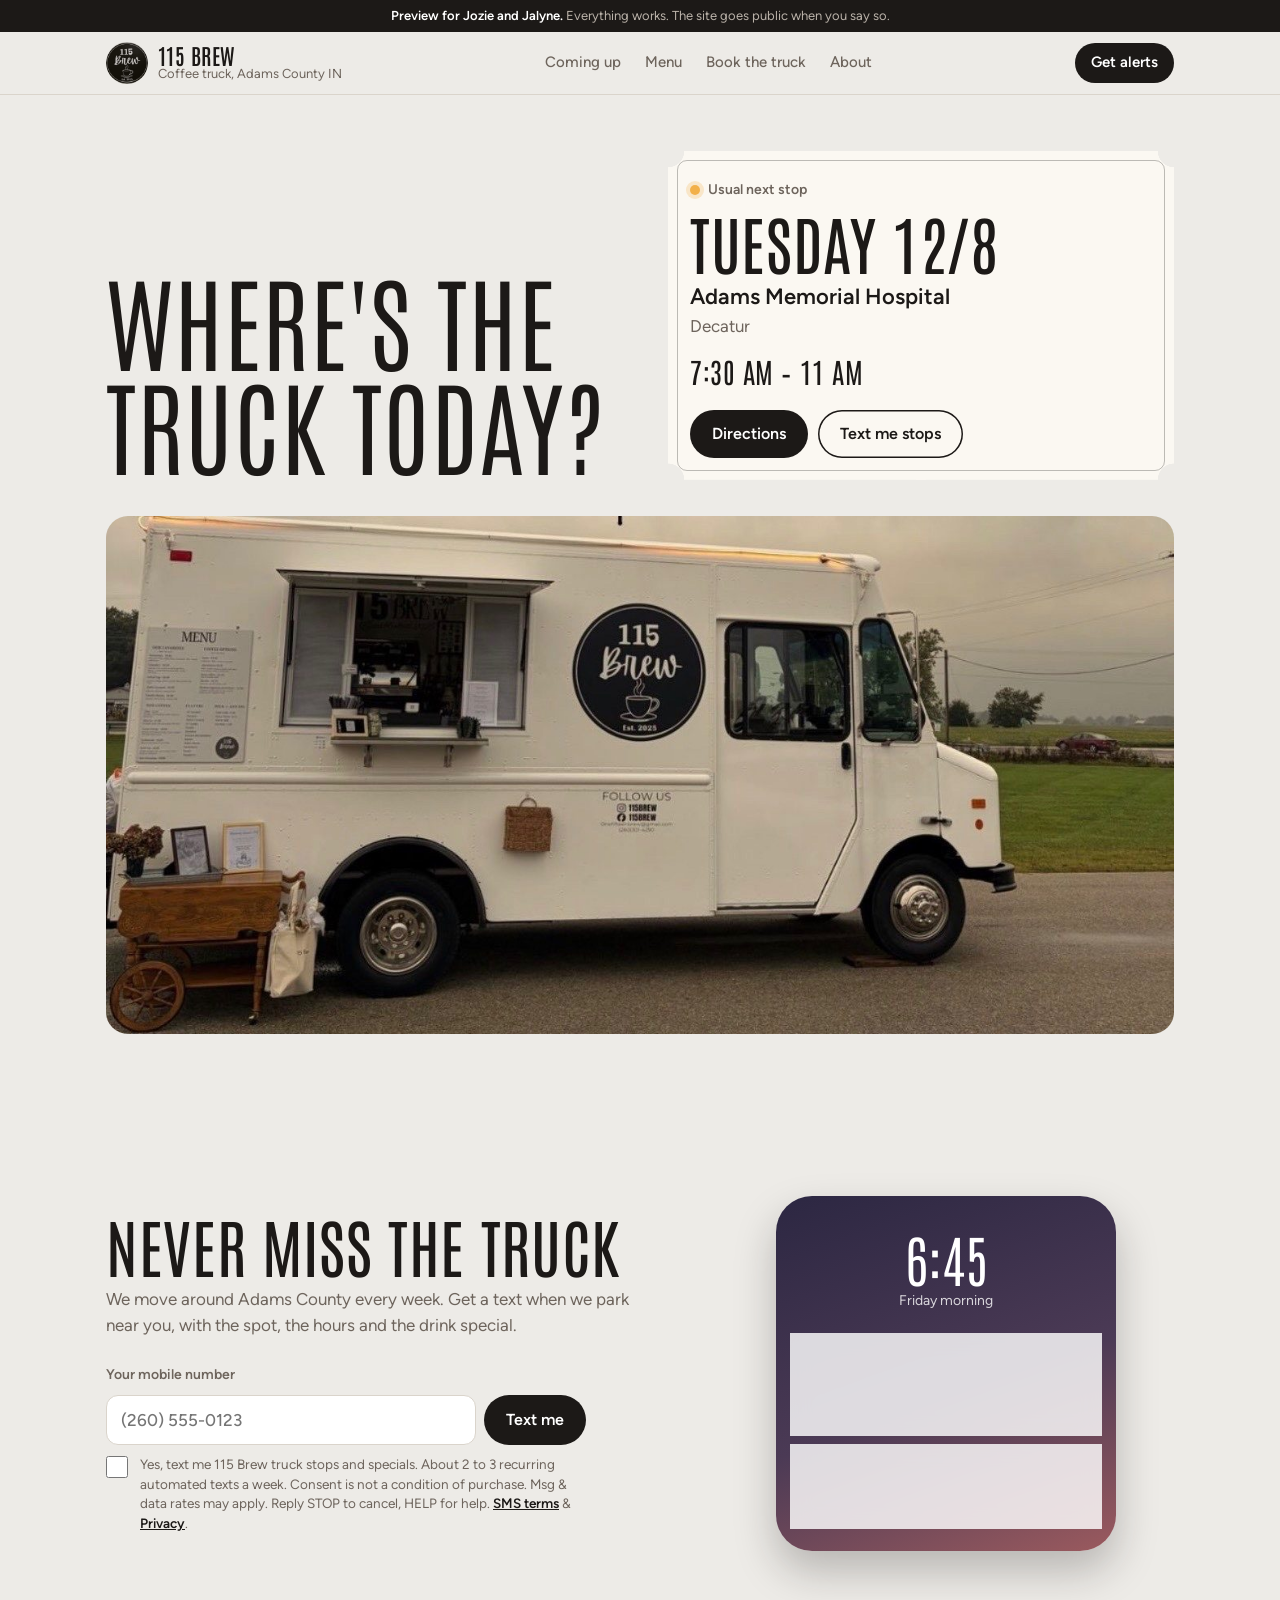
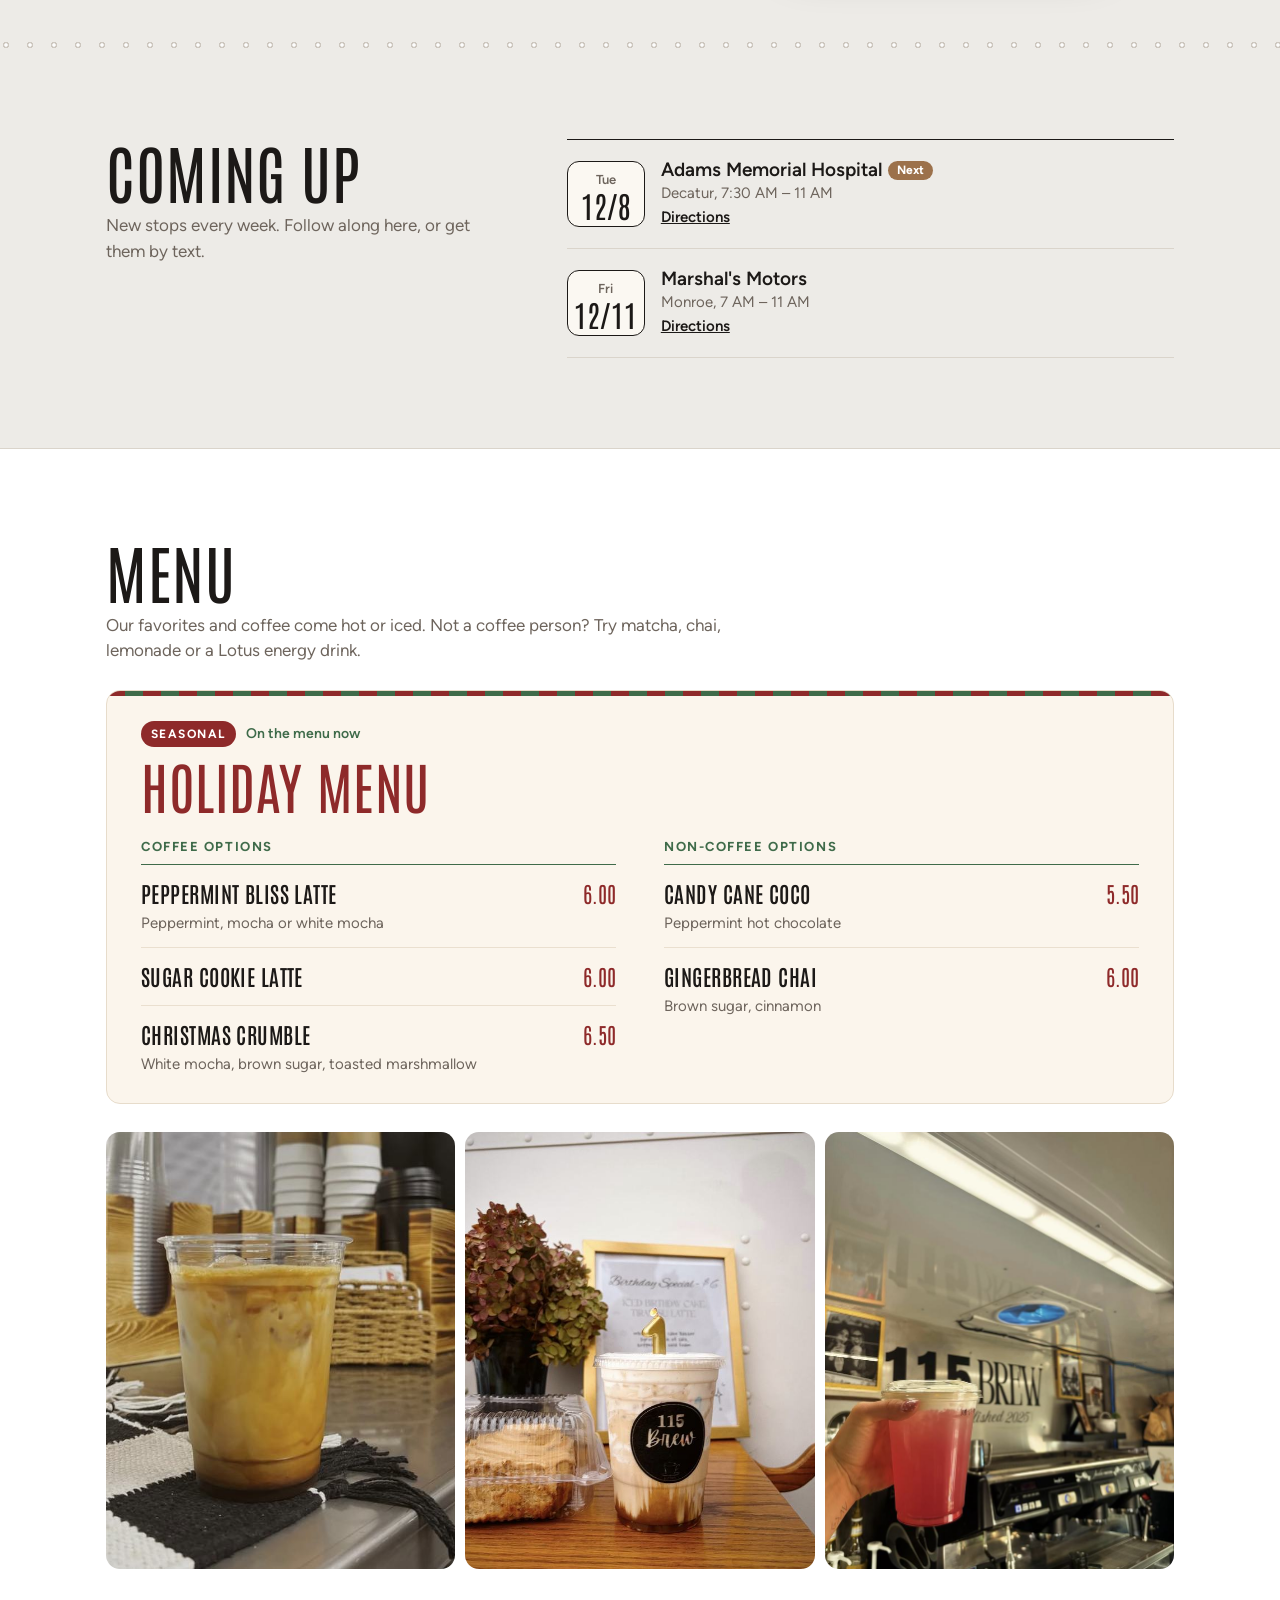
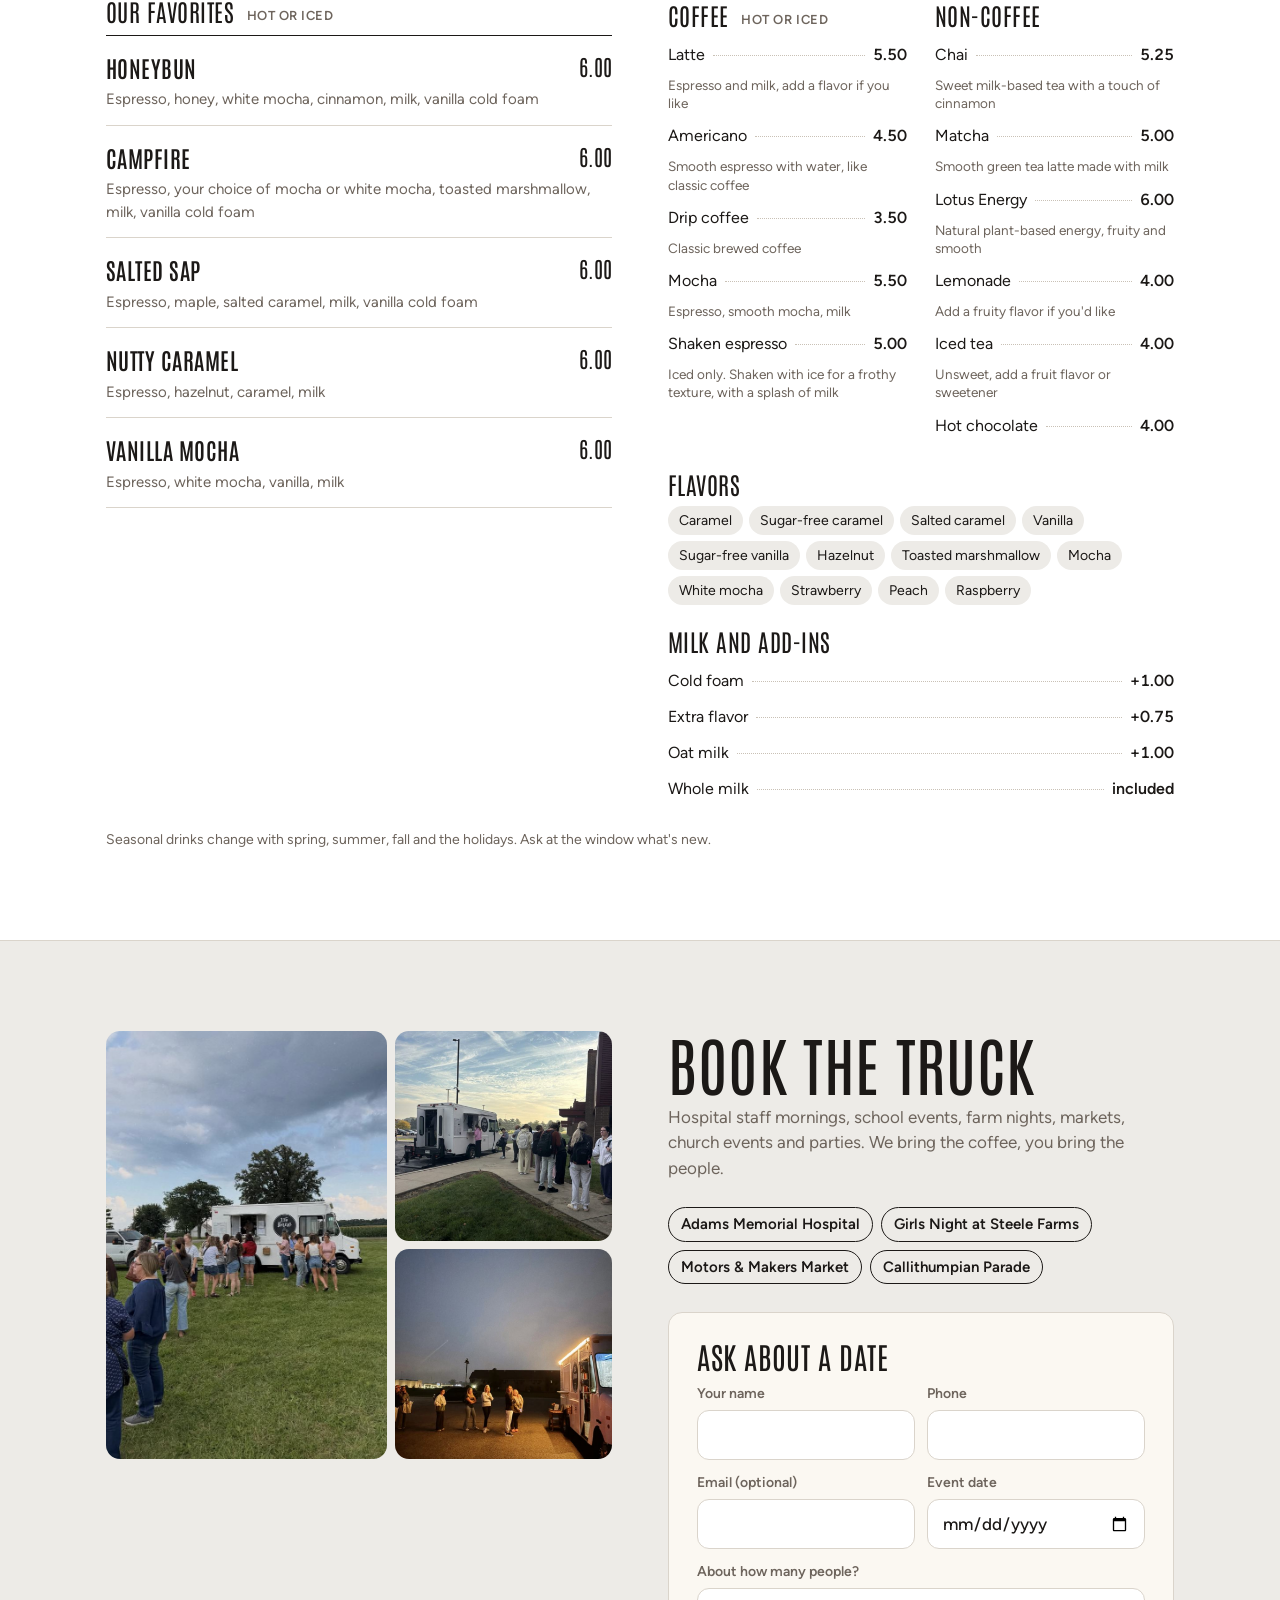
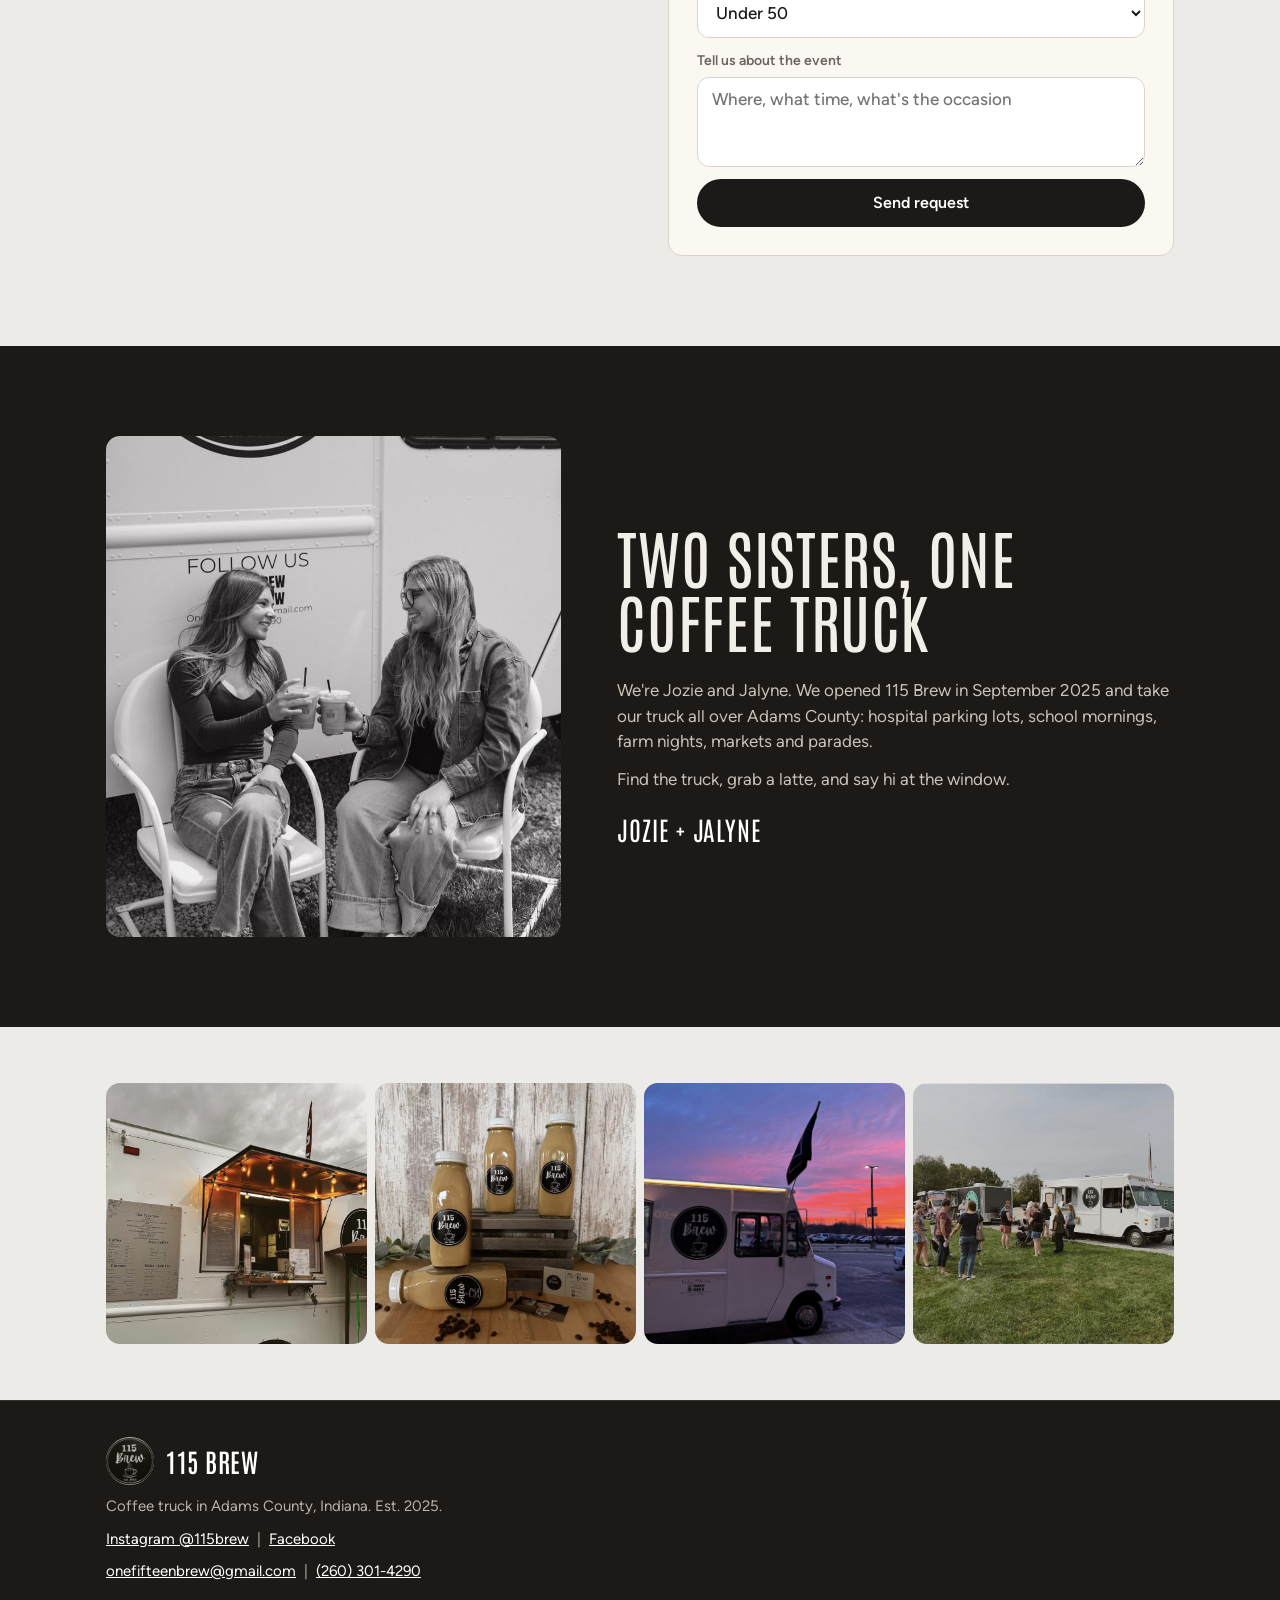
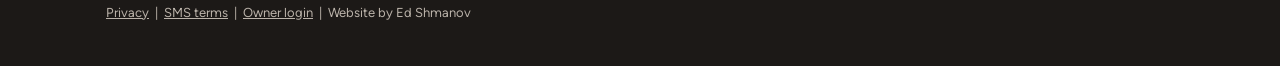
<file: 115brew/index.html>
<!doctype html>
<html lang="en">
<head>
<meta charset="utf-8">
<script>/* /115brew -> /115brew/ so pictures, fonts and the schedule load */(function(){var p=location.pathname;if(p.slice(-1)!=='/'&&p.split('/').pop().indexOf('.')<0){location.replace(p+'/'+location.search+location.hash);}})();</script>
<meta name="viewport" content="width=device-width, initial-scale=1, viewport-fit=cover">
<title>115 Brew | Coffee Truck in Adams County, Indiana</title>
<meta name="description" content="115 Brew is a coffee truck run by two sisters in Adams County, Indiana. See where the truck is today, get a text when we park near you, and book us for your event.">
<meta name="theme-color" content="#1C1917">
<!-- Preview: stays hidden from Google until the owners say go -->
<meta name="robots" content="noindex, nofollow">
<link rel="icon" href="img/logo.jpg">
<link rel="apple-touch-icon" href="img/logo.jpg">
<meta property="og:title" content="115 Brew | Coffee truck in Adams County, Indiana">
<meta property="og:description" content="Where's the truck today? See our next stop, get a text when we park near you, and book us for your event.">
<meta property="og:image" content="img/hero-truck.jpg">
<link rel="stylesheet" href="fonts.css">
<script src="config.js"></script>
<style>
  /* The page answers one question first (where is the truck today?) on a ticket shaped like their weekly schedule card, then alerts, menu, events. */
  :root{
    --panel:#EDEBE7;
    --card:#FBF8F2;
    --white:#FFFFFF;
    --ink:#1C1917;
    --muted:#6E655D;
    --line:#DAD4CB;
    --latte:#9C714B;
    --bulb:#F2B04A;
    --ok:#2F7D4F;
    --radius:14px;
    --gutter:16px;
    --display:"Antonio","Arial Narrow",sans-serif;
    --text:"Figtree",system-ui,-apple-system,sans-serif;
  }
  *{box-sizing:border-box}
  [hidden]{display:none!important}
  html{scroll-behavior:smooth;-webkit-text-size-adjust:100%}
  @media (prefers-reduced-motion: reduce){html{scroll-behavior:auto}}
  body{margin:0;background:var(--panel);color:var(--ink);font-family:var(--text);font-size:17px;line-height:1.5;-webkit-font-smoothing:antialiased}
  img{display:block;max-width:100%}
  a{color:inherit}
  :focus-visible{outline:3px solid var(--bulb);outline-offset:2px;border-radius:6px}
  .wrap{max-width:1100px;margin:0 auto;padding:0 var(--gutter)}
  h1,h2,h3{margin:0;font-family:var(--display);font-weight:400;line-height:1;text-wrap:balance}
  h2{font-size:clamp(40px,10vw,64px);text-transform:uppercase;letter-spacing:.01em}
  h3{font-size:24px;text-transform:uppercase;letter-spacing:.02em}
  p{margin:0}
  .lede{color:var(--muted);max-width:56ch}
  section{padding:64px 0}
  section[id]{scroll-margin-top:62px}
  .head{display:grid;gap:10px;margin-bottom:26px}
  .rivets{height:8px;background:radial-gradient(circle at 6px 4px,#fff 0 1.4px,#C9C3BA 2px 3px,transparent 3.5px) repeat-x;background-size:24px 8px;opacity:.9}

  .preview{background:var(--ink);color:#B9B1A8;font-size:13px;text-align:center;padding:7px var(--gutter);line-height:1.35}
  .preview strong{color:#fff;font-weight:600}

  .btn{display:inline-flex;align-items:center;justify-content:center;gap:8px;min-height:48px;padding:12px 22px;border-radius:999px;border:0;font:600 16px/1 var(--text);text-decoration:none;cursor:pointer;white-space:nowrap}
  .btn-dark{background:var(--ink);color:#fff}
  .btn-dark:hover{background:#34302C}
  .btn-dark[disabled]{opacity:.6;cursor:wait}
  .btn-line{background:transparent;color:var(--ink);box-shadow:inset 0 0 0 1.5px var(--ink)}
  .btn-line:hover{background:rgba(28,25,23,.06)}
  .btn-sm{min-height:40px;padding:9px 16px;font-size:15px}

  header.top{position:sticky;top:0;z-index:20;background:rgba(237,235,231,.94);-webkit-backdrop-filter:blur(8px);backdrop-filter:blur(8px);border-bottom:1px solid var(--line)}
  header.top .wrap{display:flex;align-items:center;justify-content:space-between;gap:12px;height:62px}
  .brand{display:flex;align-items:center;gap:10px;text-decoration:none;min-width:0}
  .brand img{width:42px;height:42px;border-radius:50%;flex:none}
  .brand-text{display:flex;flex-direction:column;line-height:1.05;min-width:0}
  .brand-text b{font-family:var(--display);font-weight:600;font-size:22px;letter-spacing:.02em}
  .brand-text span{font-size:13px;color:var(--muted);white-space:nowrap}
  nav.links{display:none;gap:24px;font-size:15px;font-weight:500}
  nav.links a{text-decoration:none;color:var(--muted)}
  nav.links a:hover{color:var(--ink)}

  .hero{position:relative;padding-top:30px}
  .hero h1{padding:0 var(--gutter);margin-bottom:20px;color:var(--ink);font-weight:300;font-size:clamp(54px,15vw,104px);text-transform:uppercase;letter-spacing:.01em}
  .hero-photo{position:relative;aspect-ratio:1320/640;width:100%;overflow:hidden;background:var(--line)}
  .hero-photo img{width:100%;height:100%;object-fit:cover}

  .ticket{position:relative;z-index:3;margin:16px var(--gutter) 0;background:var(--card);padding:26px 22px 22px;
    -webkit-mask:radial-gradient(circle at 0 0,transparent 16px,#000 16.5px) top left/51% 51% no-repeat,radial-gradient(circle at 100% 0,transparent 16px,#000 16.5px) top right/51% 51% no-repeat,radial-gradient(circle at 0 100%,transparent 16px,#000 16.5px) bottom left/51% 51% no-repeat,radial-gradient(circle at 100% 100%,transparent 16px,#000 16.5px) bottom right/51% 51% no-repeat;
            mask:radial-gradient(circle at 0 0,transparent 16px,#000 16.5px) top left/51% 51% no-repeat,radial-gradient(circle at 100% 0,transparent 16px,#000 16.5px) top right/51% 51% no-repeat,radial-gradient(circle at 0 100%,transparent 16px,#000 16.5px) bottom left/51% 51% no-repeat,radial-gradient(circle at 100% 100%,transparent 16px,#000 16.5px) bottom right/51% 51% no-repeat;
    filter:drop-shadow(0 12px 30px rgba(28,25,23,.18))}
  .ticket::before{content:"";position:absolute;inset:9px;border:1px solid rgba(28,25,23,.28);border-radius:10px;pointer-events:none}
  .t-status{display:inline-flex;align-items:center;gap:8px;font-size:14px;font-weight:600;color:var(--muted)}
  .t-status i{width:10px;height:10px;border-radius:50%;background:var(--bulb);box-shadow:0 0 0 4px rgba(242,176,74,.25)}
  .t-status.open{color:var(--ok)}
  .t-status.open i{background:var(--ok);box-shadow:0 0 0 4px rgba(47,125,79,.18)}
  .t-day{font-family:var(--display);font-size:clamp(44px,12vw,64px);line-height:1;margin-top:8px;text-transform:uppercase;letter-spacing:.01em}
  .t-place{font-size:22px;font-weight:600;margin-top:10px;line-height:1.2}
  .t-meta{color:var(--muted);margin-top:4px}
  .t-time{font-family:var(--display);font-size:28px;margin-top:10px;letter-spacing:.02em}
  .t-note{margin-top:10px;font-weight:600;color:var(--latte)}
  .t-actions{display:flex;flex-wrap:wrap;gap:10px;margin-top:18px}
  .loading .t-day,.loading .t-place,.loading .t-time{color:transparent;background:linear-gradient(90deg,#ECE6DC,#F5F0E8,#ECE6DC);background-size:200% 100%;border-radius:8px;animation:shine 1.2s infinite linear;width:70%}
  @keyframes shine{to{background-position:-200% 0}}

  .alerts .wrap{display:grid;gap:30px}
  .alert-form{display:grid;gap:10px;margin-top:22px;max-width:480px}
  .alert-form label.l{font-size:14px;font-weight:600;color:var(--muted)}
  .row{display:flex;gap:8px}
  .row input{flex:1;min-width:0}
  input,select,textarea{font:500 17px var(--text);color:var(--ink);background:var(--white);border:1.5px solid var(--line);border-radius:12px;padding:11px 14px;min-height:50px;width:100%}
  input:focus,select:focus,textarea:focus{outline:none;border-color:var(--ink)}
  input[aria-invalid="true"]{border-color:#C2493A}
  .consent{display:grid;grid-template-columns:24px 1fr;gap:10px;align-items:start;font-size:13.5px;line-height:1.45;color:var(--muted);cursor:pointer}
  .consent input{width:22px;height:22px;min-height:0;margin:1px 0 0;padding:0;accent-color:var(--ink)}
  .consent a{color:var(--ink);font-weight:600}
  .hp{position:absolute;left:-9999px;width:1px;height:1px;overflow:hidden}
  .fine{font-size:14px;color:var(--muted)}
  .msg{background:var(--white);border:1px solid var(--line);border-radius:12px;padding:12px 14px;font-size:15px}
  .msg b{display:block}
  .msg.good{border-color:#B9D9C3;background:#EEF7F0}
  .msg.bad{border-color:#E7C2BC;background:#FBEFED}
  .phone{justify-self:center;width:min(340px,100%);border-radius:36px;padding:16px 14px 22px;background:linear-gradient(160deg,#2C2742,#4B3A55 55%,#9B5A5E);box-shadow:0 20px 40px rgba(28,25,23,.25)}
  .phone .clock{color:#fff;text-align:center;font-family:var(--display);font-size:56px;font-weight:300;line-height:1;margin:18px 0 4px}
  .phone .pdate{color:rgba(255,255,255,.8);text-align:center;font-size:14px;margin-bottom:22px}
  .note{display:grid;grid-template-columns:38px 1fr;gap:10px;background:rgba(255,255,255,.82);-webkit-backdrop-filter:blur(10px);backdrop-filter:blur(10px);border-radius:18px;padding:12px;margin-top:8px}
  .note img{width:38px;height:38px;border-radius:50%}
  .note .top{display:flex;justify-content:space-between;font-size:14px}
  .note .top b{font-weight:700}
  .note .top span{color:var(--muted)}
  .note p{font-size:14px;line-height:1.35;margin-top:2px}

  .stops{list-style:none;margin:0;padding:0;border-top:1.5px solid var(--ink)}
  .stop{display:grid;grid-template-columns:78px 1fr;gap:16px;align-items:center;padding:18px 0;border-bottom:1px solid var(--line)}
  .date{text-align:center;border:1.5px solid var(--ink);border-radius:12px;padding:8px 0 6px;background:var(--card)}
  .date span{display:block;font-size:13px;font-weight:600;color:var(--muted)}
  .date b{display:block;font-family:var(--display);font-weight:400;font-size:30px;line-height:1}
  .stop h3{font-family:var(--text);text-transform:none;letter-spacing:0;font-size:19px;font-weight:600;line-height:1.25}
  .stop p{color:var(--muted);font-size:15px}
  .stop .sp{color:var(--latte);font-weight:600}
  .stop a{font-size:15px;font-weight:600}
  .stop.past{opacity:.5}
  .stop .tag{display:inline-block;font-size:12px;font-weight:700;color:#fff;background:var(--ok);border-radius:999px;padding:2px 9px;margin-left:6px;vertical-align:2px}
  .stop .tag.next{background:var(--latte)}
  .empty{padding:22px 0;border-bottom:1px solid var(--line);color:var(--muted)}

  .menu-wrap{background:var(--white);border-top:1px solid var(--line);border-bottom:1px solid var(--line)}
  .drinks{display:flex;gap:10px;overflow-x:auto;scroll-snap-type:x mandatory;margin:0 calc(var(--gutter)*-1) 28px;padding:0 var(--gutter);scrollbar-width:none}
  .drinks::-webkit-scrollbar{display:none}
  .drinks figure{margin:0;flex:0 0 62%;aspect-ratio:4/5;border-radius:var(--radius);overflow:hidden;scroll-snap-align:start;background:var(--panel)}
  .drinks img{width:100%;height:100%;object-fit:cover}
  .favs{list-style:none;margin:0;padding:0;display:grid;gap:0;border-top:1.5px solid var(--ink)}
  .favs li{display:grid;grid-template-columns:1fr auto;gap:4px 16px;padding:14px 0;border-bottom:1px solid var(--line)}
  .favs b{font-family:var(--display);font-weight:600;font-size:23px;letter-spacing:.02em;text-transform:uppercase}
  .favs em{font-style:normal;font-family:var(--display);font-size:22px}
  .favs p{grid-column:1/-1;color:var(--muted);font-size:15px}
  .cols{display:grid;gap:28px;margin-top:34px}
  .price-list{list-style:none;margin:10px 0 0;padding:0}
  .price-list li{display:flex;align-items:baseline;gap:8px;padding:6px 0;font-size:16px}
  .price-list li::after{content:"";order:2;flex:1;border-bottom:1.5px dotted #C9C1B6;transform:translateY(-4px)}
  .price-list li span{order:3;font-variant-numeric:tabular-nums;font-weight:600}
  .chips{display:flex;flex-wrap:wrap;gap:6px;margin-top:10px}
  .chips span{font-size:14px;background:var(--panel);border-radius:999px;padding:4px 11px}
  .menu-note{margin-top:22px;font-size:14px;color:var(--muted)}
  .price-list li{flex-wrap:wrap}
  .price-list li small{order:4;flex-basis:100%;font-size:13.5px;line-height:1.35;color:var(--muted);margin-top:1px}
  small.hi{font-family:var(--text);font-size:13px;font-weight:600;letter-spacing:.04em;color:var(--muted);text-transform:uppercase;margin-left:6px;vertical-align:3px}
  .season{position:relative;background:#FBF5EC;border:1px solid #E7DCCB;border-radius:var(--radius);padding:22px 20px 10px;margin:0 0 28px;overflow:hidden}
  .season::before{content:"";position:absolute;left:0;right:0;top:0;height:5px;background:repeating-linear-gradient(90deg,#8E2A2A 0 18px,#3F6B4A 18px 36px)}
  .season-top{display:flex;align-items:center;gap:10px;flex-wrap:wrap}
  .season-tag{font-size:12px;font-weight:700;letter-spacing:.12em;text-transform:uppercase;color:#fff;background:#8E2A2A;border-radius:999px;padding:4px 10px}
  .season-now{font-size:14px;font-weight:600;color:#3F6B4A}
  .season-title{font-size:clamp(38px,10vw,56px);color:#8E2A2A;margin-top:10px;letter-spacing:.01em}
  .season-cols{display:grid;gap:8px;margin-top:12px}
  .season-sub{font-size:13px;font-weight:700;letter-spacing:.12em;text-transform:uppercase;color:#3F6B4A;padding-bottom:8px;border-bottom:1.5px solid #3F6B4A;margin-top:12px}
  .season-list{list-style:none;margin:0;padding:0}
  .season-list li{display:grid;grid-template-columns:1fr auto;gap:2px 16px;padding:12px 0;border-bottom:1px solid #EADFCF}
  .season-list li:last-child{border-bottom:0}
  .season-list b{font-family:var(--display);font-weight:600;font-size:22px;letter-spacing:.02em;text-transform:uppercase;color:var(--ink)}
  .season-list em{font-style:normal;font-family:var(--display);font-size:22px;color:#8E2A2A}
  .season-list p{grid-column:1/-1;color:var(--muted);font-size:15px}
  @media (min-width:900px){.season{padding:30px 34px 16px}.season-cols{grid-template-columns:1fr 1fr;gap:48px}}

  .event-photos{display:grid;grid-template-columns:1.3fr 1fr;grid-template-rows:150px 150px;gap:8px;margin-bottom:28px}
  .event-photos figure{margin:0;border-radius:var(--radius);overflow:hidden;background:var(--line)}
  .event-photos figure:first-child{grid-row:span 2}
  .event-photos img{width:100%;height:100%;object-fit:cover}
  .served{display:flex;flex-wrap:wrap;gap:8px;margin:18px 0 0;padding:0;list-style:none}
  .served li{font-size:15px;font-weight:600;border:1.5px solid var(--ink);border-radius:999px;padding:5px 12px}
  form.book{display:grid;gap:12px;background:var(--card);border:1px solid var(--line);border-radius:var(--radius);padding:20px;margin-top:28px;position:relative}
  form.book h3{font-size:30px}
  form.book label{display:grid;gap:6px;font-size:14px;font-weight:600;color:var(--muted)}
  textarea{min-height:90px;resize:vertical}
  .err{color:#B23B2C;font-size:14px;font-weight:600}

  .about{background:var(--ink);color:#F2EEE8}
  .about .wrap{display:grid;gap:28px}
  .about figure{margin:0;border-radius:var(--radius);overflow:hidden;aspect-ratio:4/4.4}
  .about figure img{width:100%;height:100%;object-fit:cover;object-position:50% 40%}
  .about .lede{color:#C9C1B8}
  .about p+p{margin-top:12px}
  .about .sig{margin-top:18px;font-family:var(--display);font-size:26px;letter-spacing:.03em;text-transform:uppercase;color:#fff}

  .strip{display:flex;gap:8px;overflow-x:auto;scroll-snap-type:x mandatory;margin:0 calc(var(--gutter)*-1);padding:0 var(--gutter);scrollbar-width:none}
  .strip::-webkit-scrollbar{display:none}
  .strip figure{margin:0;flex:0 0 70%;aspect-ratio:1;border-radius:var(--radius);overflow:hidden;scroll-snap-align:start;background:var(--line)}
  .strip img{width:100%;height:100%;object-fit:cover}

  footer{background:var(--ink);color:#B9B1A8;padding:36px 0 calc(110px + env(safe-area-inset-bottom));font-size:15px;border-top:1px solid #34302C}
  footer .wrap{display:grid;gap:10px}
  footer .fb{display:flex;align-items:center;gap:12px}
  footer .fb img{width:48px;height:48px;border-radius:50%}
  footer b{font-family:var(--display);font-weight:600;font-size:26px;color:#fff;letter-spacing:.02em}
  footer a{color:#fff}
  footer .small{font-size:13px;margin-top:10px}
  footer .small a{color:#B9B1A8}

  .bar{position:fixed;left:0;right:0;bottom:0;z-index:30;display:grid;grid-template-columns:1fr 1fr;gap:10px;padding:10px var(--gutter) calc(10px + env(safe-area-inset-bottom));background:rgba(237,235,231,.97);border-top:1px solid var(--line)}
  .bar .btn{width:100%}

  @media (min-width:600px){
    .drinks figure{flex-basis:38%}
    .strip figure{flex-basis:40%}
    .cols{grid-template-columns:repeat(2,1fr)}
    .event-photos{grid-template-rows:200px 200px}
  }
  @media (min-width:900px){
    .bar{display:none}
    footer{padding-bottom:44px}
    nav.links{display:flex}
    section{padding:90px 0}
    .hero{display:grid;grid-template-columns:1fr 1fr;align-items:end;gap:36px 56px;max-width:1100px;margin:0 auto;padding:56px var(--gutter) 72px}
    .hero h1{grid-column:1;grid-row:1;padding:0;margin:0 0 6px;font-size:104px}
    .ticket{grid-column:2;grid-row:1;margin:0}
    .hero-photo{grid-column:1/-1;grid-row:2;border-radius:22px}
    .alerts .wrap{grid-template-columns:1.1fr .9fr;align-items:center;gap:56px}
    .menu-grid{display:grid;grid-template-columns:1fr 1fr;gap:56px;align-items:start}
    .drinks{display:grid;grid-template-columns:repeat(3,1fr);margin:0;padding:0;overflow:visible;gap:10px}
    .drinks figure{flex:none}
    .ev-grid{display:grid;grid-template-columns:1fr 1fr;gap:56px;align-items:start}
    .event-photos{grid-template-rows:210px 210px;margin-bottom:0}
    form.book{grid-template-columns:1fr 1fr;padding:28px}
    form.book .full{grid-column:1/-1}
    .about .wrap{grid-template-columns:.9fr 1.1fr;align-items:center;gap:56px}
    .strip{display:grid;grid-template-columns:repeat(4,1fr);overflow:visible;margin:0;padding:0}
    .strip figure{flex:none}
    .sched-grid{display:grid;grid-template-columns:.8fr 1.2fr;gap:56px;align-items:start}
  }
</style>
</head>
<body>

<div class="preview"><strong>Preview for Jozie and Jalyne.</strong> Everything works. The site goes public when you say so.</div>

<header class="top">
  <div class="wrap">
    <a class="brand" href="#top" aria-label="115 Brew home">
      <img src="img/logo.jpg" alt="" width="42" height="42">
      <span class="brand-text"><b>115 BREW</b><span>Coffee truck, Adams County IN</span></span>
    </a>
    <nav class="links" aria-label="Main">
      <a href="#schedule">Coming up</a>
      <a href="#menu">Menu</a>
      <a href="#events">Book the truck</a>
      <a href="#about">About</a>
    </nav>
    <a class="btn btn-dark btn-sm" href="#alerts">Get alerts</a>
  </div>
</header>

<main id="top">

  <div class="hero">
    <h1>Where's the truck today?</h1>
    <div class="hero-photo"><img src="img/hero-truck.jpg" alt="The 115 Brew coffee truck with the menu board and serving window" width="1320" height="640"></div>
    <div class="ticket loading" id="today" aria-live="polite">
      <div class="t-status" id="tStatus"><i></i><span>Checking the schedule</span></div>
      <div class="t-day" id="tDay">Friday</div>
      <div class="t-place" id="tPlace">Loading</div>
      <div class="t-meta" id="tMeta"></div>
      <div class="t-time" id="tTime">7 AM</div>
      <div class="t-note" id="tNote" hidden></div>
      <div class="t-actions">
        <a class="btn btn-dark" id="tDir" href="https://www.instagram.com/115brew" target="_blank" rel="noopener">Directions</a>
        <a class="btn btn-line" href="#alerts">Text me stops</a>
      </div>
    </div>
  </div>

  <section class="alerts" id="alerts">
    <div class="wrap">
      <div>
        <div class="head">
          <h2>Never miss the truck</h2>
          <p class="lede">We move around Adams County every week. Get a text when we park near you, with the spot, the hours and the drink special.</p>
        </div>
        <form class="alert-form" id="alertForm" novalidate>
          <label class="l" for="aPhone">Your mobile number</label>
          <div class="row">
            <input id="aPhone" name="phone" type="tel" inputmode="tel" autocomplete="tel" placeholder="(260) 555-0123">
            <button class="btn btn-dark" type="submit" id="aBtn">Text me</button>
          </div>
          <label class="consent"><input type="checkbox" id="aConsent"><span id="aConsentText">Yes, text me 115 Brew truck stops and specials. About 2 to 3 recurring automated texts a week. Consent is not a condition of purchase. Msg &amp; data rates may apply. Reply STOP to cancel, HELP for help. <a href="sms-terms.html">SMS terms</a> &amp; <a href="privacy.html">Privacy</a>.</span></label>
          <div class="hp" aria-hidden="true"><input tabindex="-1" autocomplete="off" id="aWeb"></div>
          <p class="err" id="aErr" role="alert" hidden></p>
          <div class="msg good" id="aDone" role="status" hidden><b>You're on the list!</b>Watch for a text next time we park near you.</div>
        </form>
      </div>
      <div class="phone" aria-label="Example text alert on a phone lock screen">
        <div class="clock">6:45</div>
        <div class="pdate">Friday morning</div>
        <div class="note">
          <img src="img/logo.jpg" alt="">
          <div><div class="top"><b>115 Brew</b><span>now</span></div>
          <p>Morning! Find us at Marshal's Motors in Monroe today, 7 to 11 AM. The holiday menu is here!</p></div>
        </div>
        <div class="note">
          <img src="img/logo.jpg" alt="">
          <div><div class="top"><b>115 Brew</b><span>Tue</span></div>
          <p>We're at Adams Memorial Hospital today, 7:30 to 11 AM. See you there!</p></div>
        </div>
      </div>
    </div>
  </section>

  <div class="rivets" aria-hidden="true"></div>

  <section id="schedule">
    <div class="wrap sched-grid">
      <div class="head">
        <h2>Coming up</h2>
        <p class="lede">New stops every week. Follow along here, or get them by text.</p>
      </div>
      <div>
        <ol class="stops" id="stops"><li class="empty">Loading the schedule&hellip;</li></ol>
      </div>
    </div>
  </section>

  <section class="menu-wrap" id="menu">
    <div class="wrap">
      <div class="head">
        <h2>Menu</h2>
        <p class="lede">Our favorites and coffee come hot or iced. Not a coffee person? Try matcha, chai, lemonade or a Lotus energy drink.</p>
      </div>

      <!-- Seasonal menus: the block with the latest start date that has passed is shown. Add a new block for each season. -->
      <div class="season" data-start="2026-11-01">
        <div class="season-top"><span class="season-tag">Seasonal</span><span class="season-now">On the menu now</span></div>
        <h3 class="season-title">Holiday menu</h3>
        <div class="season-cols">
          <div>
            <div class="season-sub">Coffee options</div>
            <ul class="season-list">
              <li><b>Peppermint Bliss Latte</b><em>6.00</em><p>Peppermint, mocha or white mocha</p></li>
              <li><b>Sugar Cookie Latte</b><em>6.00</em></li>
              <li><b>Christmas Crumble</b><em>6.50</em><p>White mocha, brown sugar, toasted marshmallow</p></li>
            </ul>
          </div>
          <div>
            <div class="season-sub">Non-coffee options</div>
            <ul class="season-list">
              <li><b>Candy Cane CoCo</b><em>5.50</em><p>Peppermint hot chocolate</p></li>
              <li><b>Gingerbread Chai</b><em>6.00</em><p>Brown sugar, cinnamon</p></li>
            </ul>
          </div>
        </div>
      </div>

      <div class="drinks">
        <figure><img src="img/iced-latte.jpg" alt="Iced latte on the truck counter" loading="lazy"></figure>
        <figure><img src="img/latte-birthday.jpg" alt="Birthday special latte with a gold candle" loading="lazy"></figure>
        <figure><img src="img/lemonade.jpg" alt="Pink lotus lemonade inside the truck" loading="lazy"></figure>
      </div>
      <div class="menu-grid">
        <div>
          <h3 style="margin:30px 0 12px">Our favorites <small class="hi">Hot or iced</small></h3>
          <ul class="favs">
            <li><b>Honeybun</b><em>6.00</em><p>Espresso, honey, white mocha, cinnamon, milk, vanilla cold foam</p></li>
            <li><b>Campfire</b><em>6.00</em><p>Espresso, your choice of mocha or white mocha, toasted marshmallow, milk, vanilla cold foam</p></li>
            <li><b>Salted Sap</b><em>6.00</em><p>Espresso, maple, salted caramel, milk, vanilla cold foam</p></li>
            <li><b>Nutty Caramel</b><em>6.00</em><p>Espresso, hazelnut, caramel, milk</p></li>
            <li><b>Vanilla Mocha</b><em>6.00</em><p>Espresso, white mocha, vanilla, milk</p></li>
          </ul>
        </div>
        <div>
          <div class="cols">
            <div>
              <h3>Coffee <small class="hi">Hot or iced</small></h3>
              <ul class="price-list">
                <li>Latte<span>5.50</span><small>Espresso and milk, add a flavor if you like</small></li>
                <li>Americano<span>4.50</span><small>Smooth espresso with water, like classic coffee</small></li>
                <li>Drip coffee<span>3.50</span><small>Classic brewed coffee</small></li>
                <li>Mocha<span>5.50</span><small>Espresso, smooth mocha, milk</small></li>
                <li>Shaken espresso<span>5.00</span><small>Iced only. Shaken with ice for a frothy texture, with a splash of milk</small></li>
              </ul>
            </div>
            <div>
              <h3>Non-coffee</h3>
              <ul class="price-list">
                <li>Chai<span>5.25</span><small>Sweet milk-based tea with a touch of cinnamon</small></li>
                <li>Matcha<span>5.00</span><small>Smooth green tea latte made with milk</small></li>
                <li>Lotus Energy<span>6.00</span><small>Natural plant-based energy, fruity and smooth</small></li>
                <li>Lemonade<span>4.00</span><small>Add a fruity flavor if you'd like</small></li>
                <li>Iced tea<span>4.00</span><small>Unsweet, add a fruit flavor or sweetener</small></li>
                <li>Hot chocolate<span>4.00</span></li>
              </ul>
            </div>
          </div>
          <div style="margin-top:28px">
            <h3>Flavors</h3>
            <div class="chips"><span>Caramel</span><span>Sugar-free caramel</span><span>Salted caramel</span><span>Vanilla</span><span>Sugar-free vanilla</span><span>Hazelnut</span><span>Toasted marshmallow</span><span>Mocha</span><span>White mocha</span><span>Strawberry</span><span>Peach</span><span>Raspberry</span></div>
          </div>
          <div style="margin-top:24px">
            <h3>Milk and add-ins</h3>
            <ul class="price-list">
              <li>Cold foam<span>+1.00</span></li>
              <li>Extra flavor<span>+0.75</span></li>
              <li>Oat milk<span>+1.00</span></li>
              <li>Whole milk<span>included</span></li>
            </ul>
          </div>
        </div>
      </div>
      <p class="menu-note">Seasonal drinks change with spring, summer, fall and the holidays. Ask at the window what's new.</p>
    </div>
  </section>

  <section id="events">
    <div class="wrap ev-grid">
      <div>
        <div class="event-photos">
          <figure><img src="img/line-girls-night.jpg" alt="Line at the truck during Girls Night at Steele Farms" loading="lazy"></figure>
          <figure><img src="img/line-nursing.jpg" alt="Nursing students lined up at the truck before class" loading="lazy"></figure>
          <figure><img src="img/line-night.jpg" alt="Evening line at the lit-up truck" loading="lazy"></figure>
        </div>
      </div>
      <div>
        <div class="head">
          <h2>Book the truck</h2>
          <p class="lede">Hospital staff mornings, school events, farm nights, markets, church events and parties. We bring the coffee, you bring the people.</p>
        </div>
        <ul class="served">
          <li>Adams Memorial Hospital</li>
          <li>Girls Night at Steele Farms</li>
          <li>Motors &amp; Makers Market</li>
          <li>Callithumpian Parade</li>
        </ul>
        <form class="book" id="bookForm" novalidate>
          <h3 class="full">Ask about a date</h3>
          <label>Your name<input id="bName" name="name" autocomplete="name"></label>
          <label>Phone<input id="bPhone" name="phone" type="tel" inputmode="tel" autocomplete="tel"></label>
          <label>Email (optional)<input id="bEmail" name="email" type="email" inputmode="email" autocomplete="email"></label>
          <label>Event date<input id="bDate" name="date" type="date"></label>
          <label class="full">About how many people?<select id="bSize" name="size"><option>Under 50</option><option>50 to 150</option><option>150 to 300</option><option>300+</option></select></label>
          <label class="full">Tell us about the event<textarea id="bNotes" name="notes" placeholder="Where, what time, what's the occasion"></textarea></label>
          <div class="hp" aria-hidden="true"><input tabindex="-1" autocomplete="off" id="bWeb"></div>
          <p class="err full" id="bErr" role="alert" hidden></p>
          <button class="btn btn-dark full" type="submit" id="bBtn">Send request</button>
          <div class="msg good full" id="bDone" role="status" hidden><b>Request sent!</b>We'll get back to you soon about your date.</div>
        </form>
      </div>
    </div>
  </section>

  <section class="about" id="about">
    <div class="wrap">
      <figure><img src="img/sisters.jpg" alt="Jozie and Jalyne with iced lattes in front of the truck" loading="lazy"></figure>
      <div>
        <div class="head"><h2>Two sisters, one coffee truck</h2></div>
        <p class="lede">We're Jozie and Jalyne. We opened 115 Brew in September 2025 and take our truck all over Adams County: hospital parking lots, school mornings, farm nights, markets and parades.</p>
        <p class="lede">Find the truck, grab a latte, and say hi at the window.</p>
        <p class="sig">Jozie + Jalyne</p>
      </div>
    </div>
  </section>

  <section style="padding-top:56px;padding-bottom:56px">
    <div class="wrap">
      <div class="strip">
        <figure><img src="img/window-lights.jpg" alt="Serving window with string lights" loading="lazy"></figure>
        <figure><img src="img/bottles.jpg" alt="Bottled iced lattes with 115 Brew labels" loading="lazy"></figure>
        <figure><img src="img/hero-sunrise.jpg" alt="The 115 Brew truck at sunrise" loading="lazy" style="object-position:30% 70%"></figure>
        <figure><img src="img/crowd.jpg" alt="Crowd at the truck on opening weekend" loading="lazy"></figure>
      </div>
    </div>
  </section>
</main>

<footer>
  <div class="wrap">
    <span class="fb"><img src="img/logo.jpg" alt=""><b>115 BREW</b></span>
    <span>Coffee truck in Adams County, Indiana. Est. 2025.</span>
    <span><a href="https://www.instagram.com/115brew" target="_blank" rel="noopener">Instagram @115brew</a> &nbsp;|&nbsp; <a href="https://www.facebook.com/share/18ZtMrEEqz/" target="_blank" rel="noopener">Facebook</a></span>
    <span><a href="mailto:onefifteenbrew@gmail.com">onefifteenbrew@gmail.com</a> &nbsp;|&nbsp; <a href="tel:+12603014290">(260) 301-4290</a></span>
    <span class="small"><a href="privacy.html">Privacy</a> &nbsp;|&nbsp; <a href="sms-terms.html">SMS terms</a> &nbsp;|&nbsp; <a href="admin/">Owner login</a> &nbsp;|&nbsp; Website by Ed Shmanov</span>
  </div>
</footer>

<div class="bar">
  <a class="btn btn-line" href="#today">Today's spot</a>
  <a class="btn btn-dark" href="#alerts">Text me stops</a>
</div>

<script>
(function(){
  var API = window.BREW_API || '';
  var TZ = 'America/Indiana/Indianapolis';
  var DAYS = ['Sunday','Monday','Tuesday','Wednesday','Thursday','Friday','Saturday'];
  var SHORT = ['Sun','Mon','Tue','Wed','Thu','Fri','Sat'];
  function nowHere(){ return new Date(new Date().toLocaleString('en-US',{timeZone:TZ})); }
  function pad(n){ return String(n).padStart(2,'0'); }
  function esc(s){ return String(s||'').replace(/[&<>"]/g,function(c){return {'&':'&amp;','<':'&lt;','>':'&gt;','"':'&quot;'}[c];}); }
  function at(date, hm){ var d=date.split('-').map(Number), t=hm.split(':').map(Number); return new Date(d[0],d[1]-1,d[2],t[0],t[1]); }
  function clock(d){ var h=d.getHours(), m=d.getMinutes(); return (h%12||12)+(m?':'+pad(m):'')+' '+(h>=12?'PM':'AM'); }
  function span(s,e){ return clock(s)+' – '+clock(e); }
  function mapUrl(s){ return 'https://www.google.com/maps/search/?api=1&query='+encodeURIComponent(s.address || (s.place+(s.town?', '+s.town:'')+', Indiana')); }

  // Usual weekly stops: only used if the schedule can't load
  function usual(){
    var now=nowHere(), out=[], pattern=[
      {dow:2,start:'07:30',end:'11:00',place:'Adams Memorial Hospital',town:'Decatur'},
      {dow:5,start:'07:00',end:'11:00',place:"Marshal's Motors",town:'Monroe'}];
    for(var i=0;i<14&&out.length<3;i++){
      var d=new Date(now.getFullYear(),now.getMonth(),now.getDate()+i), ymd=d.getFullYear()+'-'+pad(d.getMonth()+1)+'-'+pad(d.getDate());
      pattern.forEach(function(p){ if(p.dow===d.getDay()&&out.length<3) out.push({date:ymd,start:p.start,end:p.end,place:p.place,town:p.town,address:'',note:'',usual:true}); });
    }
    return out;
  }

  function render(list){
    var now=nowHere();
    var ticket=document.getElementById('today'); ticket.classList.remove('loading');
    var st=document.getElementById('tStatus'), label=st.querySelector('span');
    var items=list.map(function(s){ s._s=at(s.date,s.start); s._e=at(s.date,s.end); return s; })
                  .filter(function(s){ return s._e > now; });
    var ol=document.getElementById('stops');
    if(!items.length){
      label.textContent='New stops coming soon';
      document.getElementById('tDay').textContent='Stay tuned';
      document.getElementById('tPlace').textContent='We post our stops here every week.';
      document.getElementById('tMeta').textContent='Get a text the moment we do.';
      document.getElementById('tTime').textContent='';
      var dir=document.getElementById('tDir'); dir.textContent='Instagram'; dir.href='https://www.instagram.com/115brew';
      ol.innerHTML='<li class="empty">No stops posted yet. Follow <a href="https://www.instagram.com/115brew" target="_blank" rel="noopener">@115brew</a> or get a text when we post.</li>';
      return;
    }
    var pick=items[0], s=pick._s, e=pick._e, sameDay=s.toDateString()===now.toDateString();
    ol.innerHTML=items.slice(0,6).map(function(x,i){
      var tag='';
      if(i===0){ tag = (now>=x._s&&now<x._e) ? '<span class="tag">Open now</span>' : sameDay ? '<span class="tag">Today</span>' : '<span class="tag next">Next</span>'; }
      return '<li class="stop"><div class="date"><span>'+SHORT[x._s.getDay()]+'</span><b>'+(x._s.getMonth()+1)+'/'+x._s.getDate()+'</b></div>'+
        '<div><h3>'+esc(x.place)+tag+'</h3><p>'+(x.town?esc(x.town)+', ':'')+span(x._s,x._e)+'</p>'+
        (x.note?'<p class="sp">'+esc(x.note)+'</p>':'')+
        '<a href="'+esc(mapUrl(x))+'" target="_blank" rel="noopener">Directions</a></div></li>';
    }).join('');
    if(now>=s&&now<e){ st.classList.add('open'); label.textContent='Open now until '+clock(e); }
    else if(sameDay){ label.textContent='Today, opens at '+clock(s); }
    else { label.textContent= pick.usual ? 'Usual next stop' : 'Next stop'; }
    document.getElementById('tDay').textContent=(sameDay?'Today':DAYS[s.getDay()])+' '+(s.getMonth()+1)+'/'+s.getDate();
    document.getElementById('tPlace').textContent=pick.place;
    document.getElementById('tMeta').textContent=pick.town||'';
    document.getElementById('tTime').textContent=span(s,e);
    var note=document.getElementById('tNote'); note.hidden=!pick.note; note.textContent=pick.note||'';
    var dir=document.getElementById('tDir'); dir.textContent='Directions'; dir.href=mapUrl(pick);
  }

  function load(){
    if(!API){ render(usual()); return; }
    var ctl=('AbortController' in window)?new AbortController():null, timer=setTimeout(function(){ if(ctl) ctl.abort(); },9000);
    fetch(API+'?action=stops',{signal:ctl?ctl.signal:undefined}).then(function(r){return r.json();})
      .then(function(d){ clearTimeout(timer); if(d&&d.ok) render(d.stops||[]); else render(usual()); })
      .catch(function(){ clearTimeout(timer); render(usual()); });
  }
  load();
  setInterval(load, 5*60*1000);

  // Seasonal menu: show the one whose start date passed most recently
  (function(){
    var now=nowHere(), today=now.getFullYear()+'-'+pad(now.getMonth()+1)+'-'+pad(now.getDate());
    var blocks=[].slice.call(document.querySelectorAll('.season')), best=null;
    blocks.forEach(function(b){ if(b.dataset.start<=today && (!best || b.dataset.start>best.dataset.start)) best=b; });
    blocks.forEach(function(b){ b.hidden = b!==best; });
  })();

  function send(body){
    if(!API) return Promise.reject(new Error('not connected'));
    return fetch(API,{method:'POST',body:JSON.stringify(body)}).then(function(r){return r.json();});
  }
  function digits(v){ var d=String(v||'').replace(/\D/g,''); if(d.length===11&&d[0]==='1') d=d.slice(1); return d; }
  var CALL = ' Please call or text us at (260) 301-4290.';

  // Text alerts sign-up
  var aForm=document.getElementById('alertForm');
  aForm.addEventListener('submit',function(ev){
    ev.preventDefault();
    var phone=document.getElementById('aPhone'), consent=document.getElementById('aConsent'), err=document.getElementById('aErr'), btn=document.getElementById('aBtn');
    err.hidden=true;
    if(digits(phone.value).length!==10){ phone.setAttribute('aria-invalid','true'); err.textContent='Enter your 10-digit mobile number.'; err.hidden=false; phone.focus(); return; }
    phone.setAttribute('aria-invalid','false');
    if(!consent.checked){ err.textContent='Check the box so we are allowed to text you.'; err.hidden=false; consent.focus(); return; }
    btn.disabled=true; btn.textContent='Sending…';
    send({action:'signup',phone:phone.value,consent:true,consentText:document.getElementById('aConsentText').textContent,page:location.href,website:document.getElementById('aWeb').value})
      .then(function(d){
        if(d&&d.ok){ aForm.querySelector('.row').hidden=true; aForm.querySelector('.consent').hidden=true; aForm.querySelector('label.l').hidden=true; document.getElementById('aDone').hidden=false; }
        else { err.textContent=(d&&d.error==='phone')?'That number doesn’t look right. Use a 10-digit US mobile number.':'Something went wrong.'+CALL; err.hidden=false; }
      })
      .catch(function(){ err.textContent='Something went wrong.'+CALL; err.hidden=false; })
      .then(function(){ btn.disabled=false; btn.textContent='Text me'; });
  });

  // Book the truck
  var bForm=document.getElementById('bookForm');
  bForm.addEventListener('submit',function(ev){
    ev.preventDefault();
    var name=document.getElementById('bName'), phone=document.getElementById('bPhone'), err=document.getElementById('bErr'), btn=document.getElementById('bBtn');
    var bad=[]; if(!name.value.trim()) bad.push(name); if(digits(phone.value).length!==10) bad.push(phone);
    [name,phone].forEach(function(i){ i.setAttribute('aria-invalid', bad.indexOf(i)>-1?'true':'false'); });
    if(bad.length){ err.textContent='Add your name and a 10-digit phone number so we can get back to you.'; err.hidden=false; bad[0].focus(); return; }
    err.hidden=true; btn.disabled=true; btn.textContent='Sending…';
    send({action:'book',name:name.value,phone:phone.value,email:document.getElementById('bEmail').value,date:document.getElementById('bDate').value,
          size:document.getElementById('bSize').value,notes:document.getElementById('bNotes').value,website:document.getElementById('bWeb').value})
      .then(function(d){
        if(d&&d.ok){ [].forEach.call(bForm.querySelectorAll('label,button,h3'),function(el){ el.hidden=true; }); document.getElementById('bDone').hidden=false; }
        else { err.textContent='Something went wrong.'+CALL; err.hidden=false; }
      })
      .catch(function(){ err.textContent='Something went wrong.'+CALL; err.hidden=false; })
      .then(function(){ btn.disabled=false; btn.textContent='Send request'; });
  });
})();
</script>
</body>
</html>
</file>
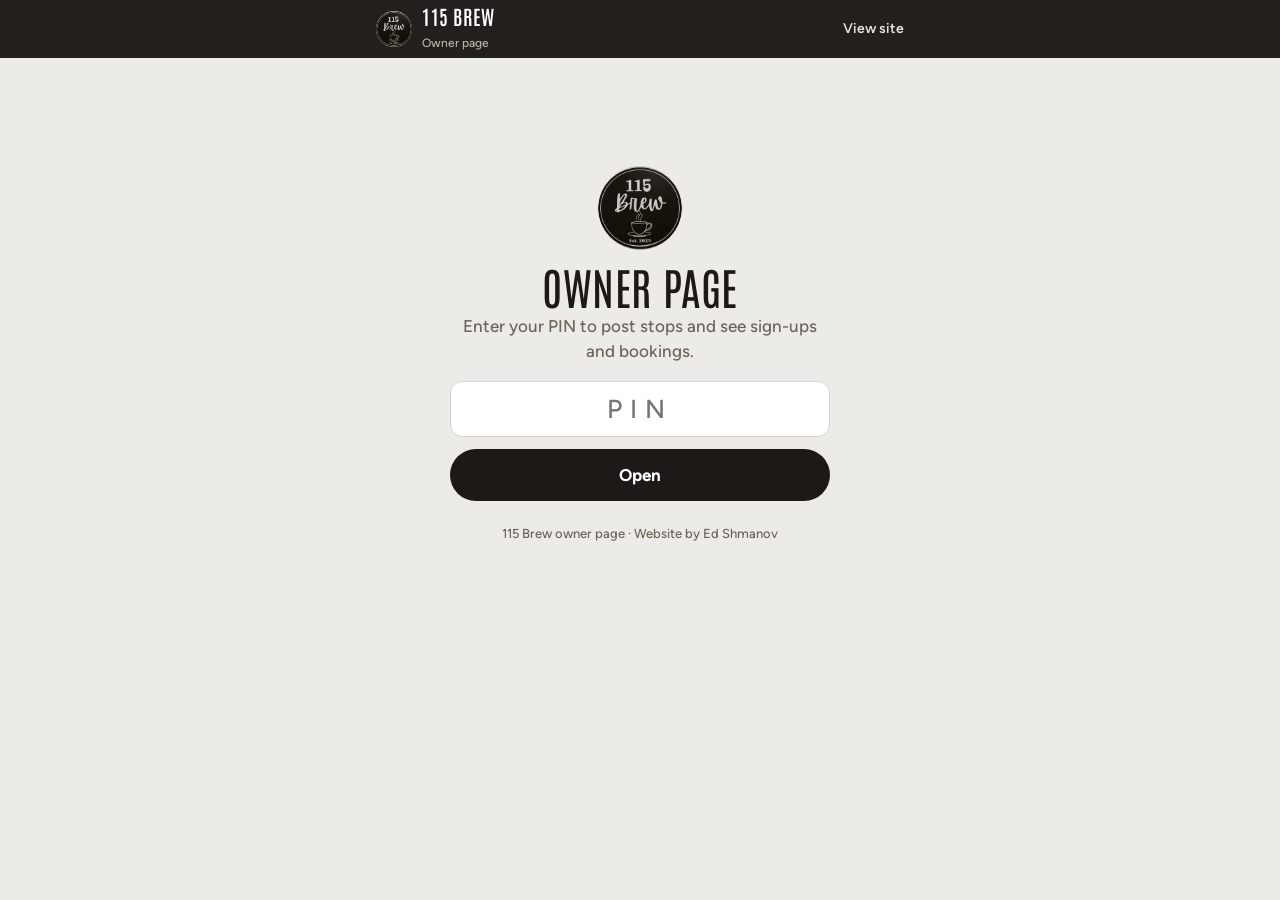
<file: 115brew/admin/index.html>
<!doctype html>
<html lang="en">
<head>
<meta charset="utf-8">
<script>/* /115brew -> /115brew/ so pictures, fonts and the schedule load */(function(){var p=location.pathname;if(p.slice(-1)!=='/'&&p.split('/').pop().indexOf('.')<0){location.replace(p+'/'+location.search+location.hash);}})();</script>
<meta name="viewport" content="width=device-width, initial-scale=1, viewport-fit=cover">
<title>115 Brew | Owner page</title>
<meta name="robots" content="noindex, nofollow">
<meta name="theme-color" content="#1C1917">
<link rel="icon" href="../img/logo.jpg">
<link rel="apple-touch-icon" href="../img/logo.jpg">
<meta name="apple-mobile-web-app-title" content="115 Admin">
<link rel="stylesheet" href="../fonts.css">
<script src="../config.js"></script>
<style>
  :root{--panel:#EDEBE7;--card:#FBF8F2;--white:#fff;--ink:#1C1917;--muted:#6E655D;--line:#DAD4CB;--latte:#9C714B;--bulb:#F2B04A;--ok:#2F7D4F;--bad:#B23B2C;
        --display:"Antonio","Arial Narrow",sans-serif;--text:"Figtree",system-ui,-apple-system,sans-serif}
  *{box-sizing:border-box}
  [hidden]{display:none!important}
  body{margin:0;background:var(--panel);color:var(--ink);font:500 17px/1.45 var(--text);-webkit-font-smoothing:antialiased}
  a{color:inherit}
  :focus-visible{outline:3px solid var(--bulb);outline-offset:2px;border-radius:6px}
  .wrap{max-width:560px;margin:0 auto;padding:0 16px}
  header{position:sticky;top:0;z-index:10;background:rgba(28,25,23,.97);color:#fff}
  header .wrap{display:flex;align-items:center;justify-content:space-between;height:58px;gap:10px}
  .brand{display:flex;align-items:center;gap:10px;text-decoration:none}
  .brand img{width:36px;height:36px;border-radius:50%}
  .brand b{font:600 20px/1 var(--display);letter-spacing:.03em}
  .brand span{display:block;font-size:12px;color:#B9B1A8;margin-top:2px}
  .hlinks{display:flex;gap:14px;font-size:14px;font-weight:600}
  .hlinks a,.hlinks button{color:#E8E2DA;background:none;border:0;font:inherit;cursor:pointer;padding:6px 0;text-decoration:none}
  h1,h2{font-family:var(--display);font-weight:400;text-transform:uppercase;letter-spacing:.01em;margin:0;line-height:1}
  h1{font-size:44px;margin:26px 0 6px}
  h2{font-size:28px;margin-bottom:14px}
  .sub{color:var(--muted);margin:0 0 18px}
  .card{background:var(--card);border:1px solid var(--line);border-radius:16px;padding:18px;margin-bottom:16px}
  label{display:grid;gap:6px;font-size:14px;font-weight:600;color:var(--muted)}
  input,textarea{font:500 17px var(--text);color:var(--ink);background:#fff;border:1.5px solid var(--line);border-radius:12px;padding:11px 13px;min-height:50px;width:100%}
  input:focus,textarea:focus{outline:none;border-color:var(--ink)}
  .grid{display:grid;gap:12px}
  .two{display:grid;grid-template-columns:1fr 1fr;gap:10px}
  .btn{display:inline-flex;align-items:center;justify-content:center;gap:8px;min-height:52px;padding:12px 20px;border-radius:999px;border:0;font:700 17px/1 var(--text);cursor:pointer;text-decoration:none;width:100%}
  .btn-dark{background:var(--ink);color:#fff}
  .btn-dark[disabled]{opacity:.6}
  .btn-line{background:#fff;color:var(--ink);box-shadow:inset 0 0 0 1.5px var(--ink)}
  .places{display:flex;gap:8px;overflow-x:auto;margin:0 -18px 4px;padding:2px 18px 6px;scrollbar-width:none}
  .places::-webkit-scrollbar{display:none}
  .place{flex:none;text-align:left;border:1.5px solid var(--line);background:#fff;border-radius:12px;padding:9px 12px;font:600 15px/1.2 var(--text);cursor:pointer;color:var(--ink)}
  .place small{display:block;font-weight:500;color:var(--muted);font-size:13px;margin-top:2px}
  .place.on{border-color:var(--ink);background:var(--ink);color:#fff}
  .place.on small{color:#CFC8BF}
  .seg{display:grid;grid-template-columns:repeat(3,1fr);gap:6px;background:#fff;border:1.5px solid var(--line);border-radius:14px;padding:4px}
  .seg button{border:0;background:none;border-radius:10px;min-height:42px;font:600 15px var(--text);color:var(--muted);cursor:pointer}
  .seg button[aria-pressed="true"]{background:var(--ink);color:#fff}
  .hint{font-size:13.5px;color:var(--muted);font-weight:500}
  .toast{border-radius:12px;padding:12px 14px;font-size:15px;font-weight:600}
  .toast.good{background:#EEF7F0;border:1px solid #B9D9C3;color:#1E5536}
  .toast.bad{background:#FBEFED;border:1px solid #E7C2BC;color:var(--bad)}
  .list{list-style:none;margin:0;padding:0}
  .list li{display:grid;grid-template-columns:62px 1fr auto;gap:12px;align-items:center;padding:12px 0;border-top:1px solid var(--line)}
  .list li:first-child{border-top:0}
  .d{text-align:center;border:1.5px solid var(--ink);border-radius:10px;padding:5px 0 4px;background:#fff}
  .d span{display:block;font-size:12px;font-weight:700;color:var(--muted)}
  .d b{display:block;font:400 22px/1 var(--display)}
  .list h3{margin:0;font-size:16.5px;font-weight:700;line-height:1.25}
  .list p{margin:2px 0 0;font-size:14.5px;color:var(--muted)}
  .list .sp{color:var(--latte);font-weight:600}
  .del{border:1.5px solid var(--line);background:#fff;border-radius:10px;padding:8px 10px;font:600 14px var(--text);color:var(--muted);cursor:pointer;min-height:40px}
  .del.sure{border-color:var(--bad);background:var(--bad);color:#fff}
  .empty{color:var(--muted);font-size:15px;padding:6px 0}
  .big{font:400 64px/1 var(--display)}
  .book{border-top:1px solid var(--line);padding:14px 0}
  .book:first-child{border-top:0;padding-top:0}
  .book h3{margin:0;font-size:17px}
  .book p{margin:3px 0 0;font-size:15px;color:var(--muted)}
  .book .acts{display:flex;gap:8px;margin-top:10px}
  .book .acts a{flex:1;min-height:42px;font-size:15px}
  .login{max-width:380px;margin:12vh auto 0;text-align:center}
  .login img{width:84px;height:84px;border-radius:50%;margin:0 auto 14px;display:block}
  .login input{text-align:center;font-size:26px;letter-spacing:.3em}
  footer{color:var(--muted);font-size:13px;text-align:center;padding:24px 0 40px}
</style>
</head>
<body>

<header>
  <div class="wrap">
    <a class="brand" href="../"><img src="../img/logo.jpg" alt=""><div><b>115 BREW</b><span>Owner page</span></div></a>
    <div class="hlinks"><a href="../" target="_blank" rel="noopener">View site</a><button type="button" id="logout" hidden>Log out</button></div>
  </div>
</header>

<div class="wrap">

  <form class="login" id="login" autocomplete="on">
    <img src="../img/logo.jpg" alt="">
    <h1 style="margin-top:0">Owner page</h1>
    <p class="sub">Enter your PIN to post stops and see sign-ups and bookings.</p>
    <input type="text" name="username" value="115brew" autocomplete="username" hidden>
    <div class="grid">
      <input id="pin" type="password" inputmode="numeric" autocomplete="current-password" placeholder="PIN" aria-label="PIN">
      <button class="btn btn-dark" type="submit" id="loginBtn">Open</button>
      <div class="toast bad" id="loginErr" hidden></div>
    </div>
  </form>

  <main id="app" hidden>
    <h1>Hi Jozie &amp; Jalyne</h1>
    <p class="sub">Post where the truck will be. It shows on the website right away.</p>

    <form class="card grid" id="stopForm" novalidate>
      <h2 style="margin:0">Post a stop</h2>
      <div id="placesWrap" hidden>
        <div class="hint" style="margin-bottom:8px">Your spots. Tap one to fill it in</div>
        <div class="places" id="places"></div>
      </div>
      <label>Place<input id="sPlace" placeholder="Bellmont High School" autocomplete="off"></label>
      <label>Town<input id="sTown" placeholder="Decatur" autocomplete="off"></label>
      <label>Address <span class="hint">(optional, for the Directions button)</span><input id="sAddr" placeholder="123 Main St" autocomplete="off"></label>
      <div>
        <div class="hint" style="margin-bottom:6px;font-weight:600">Day</div>
        <div class="seg" id="daySeg">
          <button type="button" data-d="0" aria-pressed="true">Today</button>
          <button type="button" data-d="1" aria-pressed="false">Tomorrow</button>
          <button type="button" data-d="pick" aria-pressed="false">Pick date</button>
        </div>
        <input id="sDate" type="date" style="margin-top:8px" hidden>
      </div>
      <div class="two">
        <label>Opens<input id="sStart" type="time" value="07:00"></label>
        <label>Closes<input id="sEnd" type="time" value="11:00"></label>
      </div>
      <label>Special or note <span class="hint">(optional)</span><input id="sNote" placeholder="Pumpkin cold foam is back!" maxlength="200"></label>
      <button class="btn btn-dark" type="submit" id="postBtn">Post stop</button>
      <div class="toast" id="postMsg" hidden></div>
    </form>

    <section class="card">
      <h2>Coming up</h2>
      <ul class="list" id="upcoming"></ul>
    </section>

    <section class="card">
      <h2>Text alerts</h2>
      <div class="big" id="signups">0</div>
      <p class="sub" style="margin:4px 0 0" id="signupsLabel">people signed up for texts</p>
      <p class="hint" style="margin-top:10px">Sending texts turns on after the phone carriers approve your number. Until then, sign-ups keep adding up here.</p>
    </section>

    <section class="card">
      <h2>Booking requests</h2>
      <div id="bookings"></div>
      <p class="hint" style="margin-top:10px">Each new request is also emailed to you.</p>
    </section>
  </main>

  <footer>115 Brew owner page &middot; Website by Ed Shmanov</footer>
</div>

<script>
(function(){
  var API = window.BREW_API || '';
  var TZ = 'America/Indiana/Indianapolis';
  var SHORT = ['Sun','Mon','Tue','Wed','Thu','Fri','Sat'];
  var pin = '';
  var store = {
    get: function(){ try { return localStorage.getItem('brew_pin') || ''; } catch(e){ return ''; } },
    set: function(v){ try { if (v) localStorage.setItem('brew_pin', v); else localStorage.removeItem('brew_pin'); } catch(e){} }
  };
  function $(id){ return document.getElementById(id); }
  function esc(s){ return String(s||'').replace(/[&<>"]/g,function(c){return {'&':'&amp;','<':'&lt;','>':'&gt;','"':'&quot;'}[c];}); }
  function todayYmd(offset){
    var base = new Intl.DateTimeFormat('en-CA',{timeZone:TZ,year:'numeric',month:'2-digit',day:'2-digit'}).format(new Date()).split('-').map(Number);
    var d = new Date(base[0], base[1]-1, base[2] + (offset||0));
    return d.getFullYear()+'-'+String(d.getMonth()+1).padStart(2,'0')+'-'+String(d.getDate()).padStart(2,'0');
  }
  function clock(hm){ var p=hm.split(':').map(Number); return (p[0]%12||12)+(p[1]?':'+String(p[1]).padStart(2,'0'):'')+' '+(p[0]>=12?'PM':'AM'); }
  function call(body){
    if (!API) return Promise.reject(new Error('The website is not connected to the sheet yet.'));
    body.pin = pin;
    return fetch(API,{method:'POST',body:JSON.stringify(body)}).then(function(r){ return r.json(); });
  }
  function errText(d){
    if (d && d.error==='pin') return 'Wrong PIN. Try again.';
    if (d && d.error==='locked') return 'Too many tries. Wait 10 minutes and try again.';
    if (d && d.error==='times') return 'Closing time has to be after opening time.';
    if (d && d.error==='missing') return 'Add the place and the times.';
    return 'Something went wrong. Check your connection and try again.';
  }

  // ---------- login ----------
  function open(data){
    $('login').hidden = true; $('app').hidden = false; $('logout').hidden = false;
    show(data);
  }
  $('login').addEventListener('submit', function(e){
    e.preventDefault();
    pin = $('pin').value.trim();
    if (!pin) return;
    $('loginBtn').disabled = true; $('loginErr').hidden = true;
    call({action:'adminData'}).then(function(d){
      if (d && d.ok){ store.set(pin); open(d); }
      else { $('loginErr').textContent = errText(d); $('loginErr').hidden = false; }
    }).catch(function(err){ $('loginErr').textContent = err.message || errText(); $('loginErr').hidden = false; })
      .then(function(){ $('loginBtn').disabled = false; });
  });
  $('logout').addEventListener('click', function(){ store.set(''); pin=''; location.reload(); });

  // ---------- show data ----------
  var places = [];
  function show(d){
    // upcoming stops
    var ul = $('upcoming');
    if (!d.stops.length) ul.innerHTML = '<li class="empty" style="display:block">Nothing posted yet. Add your next stop above.</li>';
    else ul.innerHTML = d.stops.map(function(s){
      var p = s.date.split('-').map(Number), dt = new Date(p[0], p[1]-1, p[2]);
      return '<li><div class="d"><span>'+SHORT[dt.getDay()]+'</span><b>'+p[1]+'/'+p[2]+'</b></div>'+
        '<div><h3>'+esc(s.place)+'</h3><p>'+(s.town?esc(s.town)+', ':'')+clock(s.start)+' – '+clock(s.end)+'</p>'+
        (s.note?'<p class="sp">'+esc(s.note)+'</p>':'')+'</div>'+
        '<button class="del" type="button" data-id="'+esc(s.id)+'">Delete</button></li>';
    }).join('');

    // your spots
    places = d.places || [];
    $('placesWrap').hidden = !places.length;
    $('places').innerHTML = places.map(function(p, i){
      return '<button type="button" class="place" data-i="'+i+'">'+esc(p.place)+'<small>'+esc(p.town)+(p.start?' · '+clock(p.start)+'–'+clock(p.end):'')+'</small></button>';
    }).join('');

    // sign-ups and bookings
    $('signups').textContent = d.signupCount;
    $('signupsLabel').textContent = d.signupCount === 1 ? 'person signed up for texts' : 'people signed up for texts';
    var b = d.bookings || [];
    $('bookings').innerHTML = !b.length ? '<p class="empty">No requests yet.</p>' : b.map(function(x){
      var tel = String(x.phone).replace(/[^\d+]/g,'');
      var when = x.date;
      if (/^\d{4}-\d{2}-\d{2}$/.test(when)) { var q = when.split('-').map(Number), dd = new Date(q[0], q[1]-1, q[2]); when = SHORT[dd.getDay()]+', '+dd.toLocaleDateString('en-US',{month:'short',day:'numeric'}); }
      return '<div class="book"><h3>'+esc(x.name)+(when?' · '+esc(when):'')+'</h3>'+
        '<p>'+esc(x.size)+(x.created?' · sent '+esc(x.created):'')+'</p>'+
        (x.notes?'<p>'+esc(x.notes)+'</p>':'')+
        '<div class="acts"><a class="btn btn-line" href="tel:'+esc(tel)+'">Call</a><a class="btn btn-line" href="sms:'+esc(tel)+'">Text</a>'+
        (x.email?'<a class="btn btn-line" href="mailto:'+esc(x.email)+'">Email</a>':'')+'</div></div>';
    }).join('');
  }

  // tap a saved spot to fill the form
  $('places').addEventListener('click', function(e){
    var btn = e.target.closest('.place'); if (!btn) return;
    var p = places[Number(btn.dataset.i)];
    $('sPlace').value = p.place; $('sTown').value = p.town || ''; $('sAddr').value = p.address || '';
    if (p.start) $('sStart').value = p.start;
    if (p.end) $('sEnd').value = p.end;
    [].forEach.call(document.querySelectorAll('.place'), function(b){ b.classList.toggle('on', b === btn); });
  });

  // day picker
  var dayChoice = '0';
  $('daySeg').addEventListener('click', function(e){
    var b = e.target.closest('button'); if (!b) return;
    dayChoice = b.dataset.d;
    [].forEach.call(this.querySelectorAll('button'), function(x){ x.setAttribute('aria-pressed', x === b ? 'true' : 'false'); });
    $('sDate').hidden = dayChoice !== 'pick';
    if (dayChoice === 'pick'){ if (!$('sDate').value) $('sDate').value = todayYmd(2); $('sDate').min = todayYmd(0); }
  });

  // post a stop
  $('stopForm').addEventListener('submit', function(e){
    e.preventDefault();
    var msg = $('postMsg'), btn = $('postBtn');
    var date = dayChoice === 'pick' ? $('sDate').value : todayYmd(Number(dayChoice));
    if (!$('sPlace').value.trim()){ msg.className='toast bad'; msg.textContent='Add the place name.'; msg.hidden=false; $('sPlace').focus(); return; }
    btn.disabled = true; btn.textContent = 'Posting…'; msg.hidden = true;
    call({action:'addStop', date:date, start:$('sStart').value, end:$('sEnd').value, place:$('sPlace').value, town:$('sTown').value, address:$('sAddr').value, note:$('sNote').value})
      .then(function(d){
        if (d && d.ok){
          show(d);
          msg.className='toast good'; msg.textContent='Posted! It’s on the website now.'; msg.hidden=false;
          ['sPlace','sTown','sAddr','sNote'].forEach(function(id){ $(id).value=''; });
          [].forEach.call(document.querySelectorAll('.place'), function(b){ b.classList.remove('on'); });
        } else { msg.className='toast bad'; msg.textContent=errText(d); msg.hidden=false; }
      })
      .catch(function(){ msg.className='toast bad'; msg.textContent=errText(); msg.hidden=false; })
      .then(function(){ btn.disabled=false; btn.textContent='Post stop'; });
  });

  // delete: tap once, then tap again to confirm
  $('upcoming').addEventListener('click', function(e){
    var b = e.target.closest('.del'); if (!b) return;
    if (!b.classList.contains('sure')){ b.classList.add('sure'); b.textContent='Tap again'; setTimeout(function(){ b.classList.remove('sure'); b.textContent='Delete'; }, 4000); return; }
    b.disabled = true; b.textContent = '…';
    call({action:'deleteStop', id:b.dataset.id}).then(function(d){ if (d && d.ok) show(d); else { b.disabled=false; b.textContent='Delete'; } })
      .catch(function(){ b.disabled=false; b.textContent='Delete'; });
  });

  // stay logged in on this phone
  var saved = store.get();
  if (saved){
    pin = saved;
    call({action:'adminData'}).then(function(d){ if (d && d.ok) open(d); else store.set(''); }).catch(function(){});
  }
})();
</script>
</body>
</html>
</file>
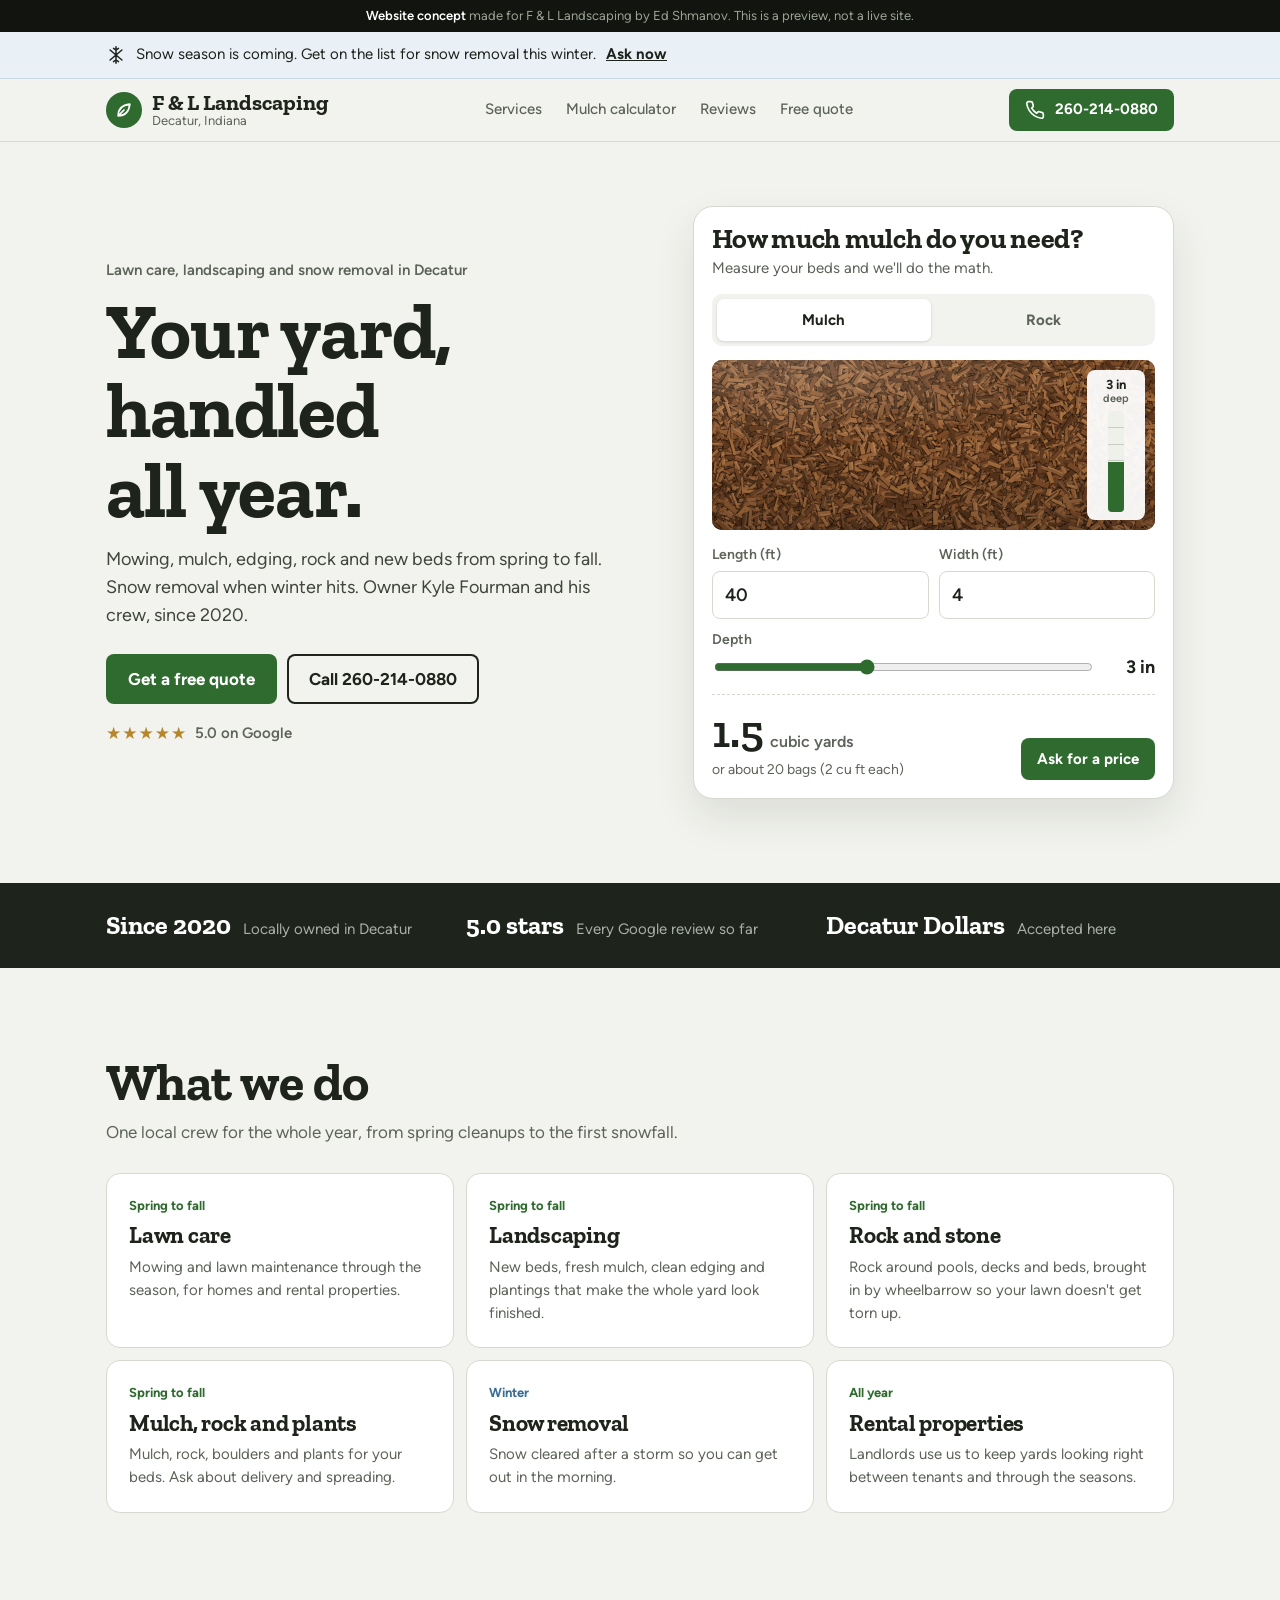
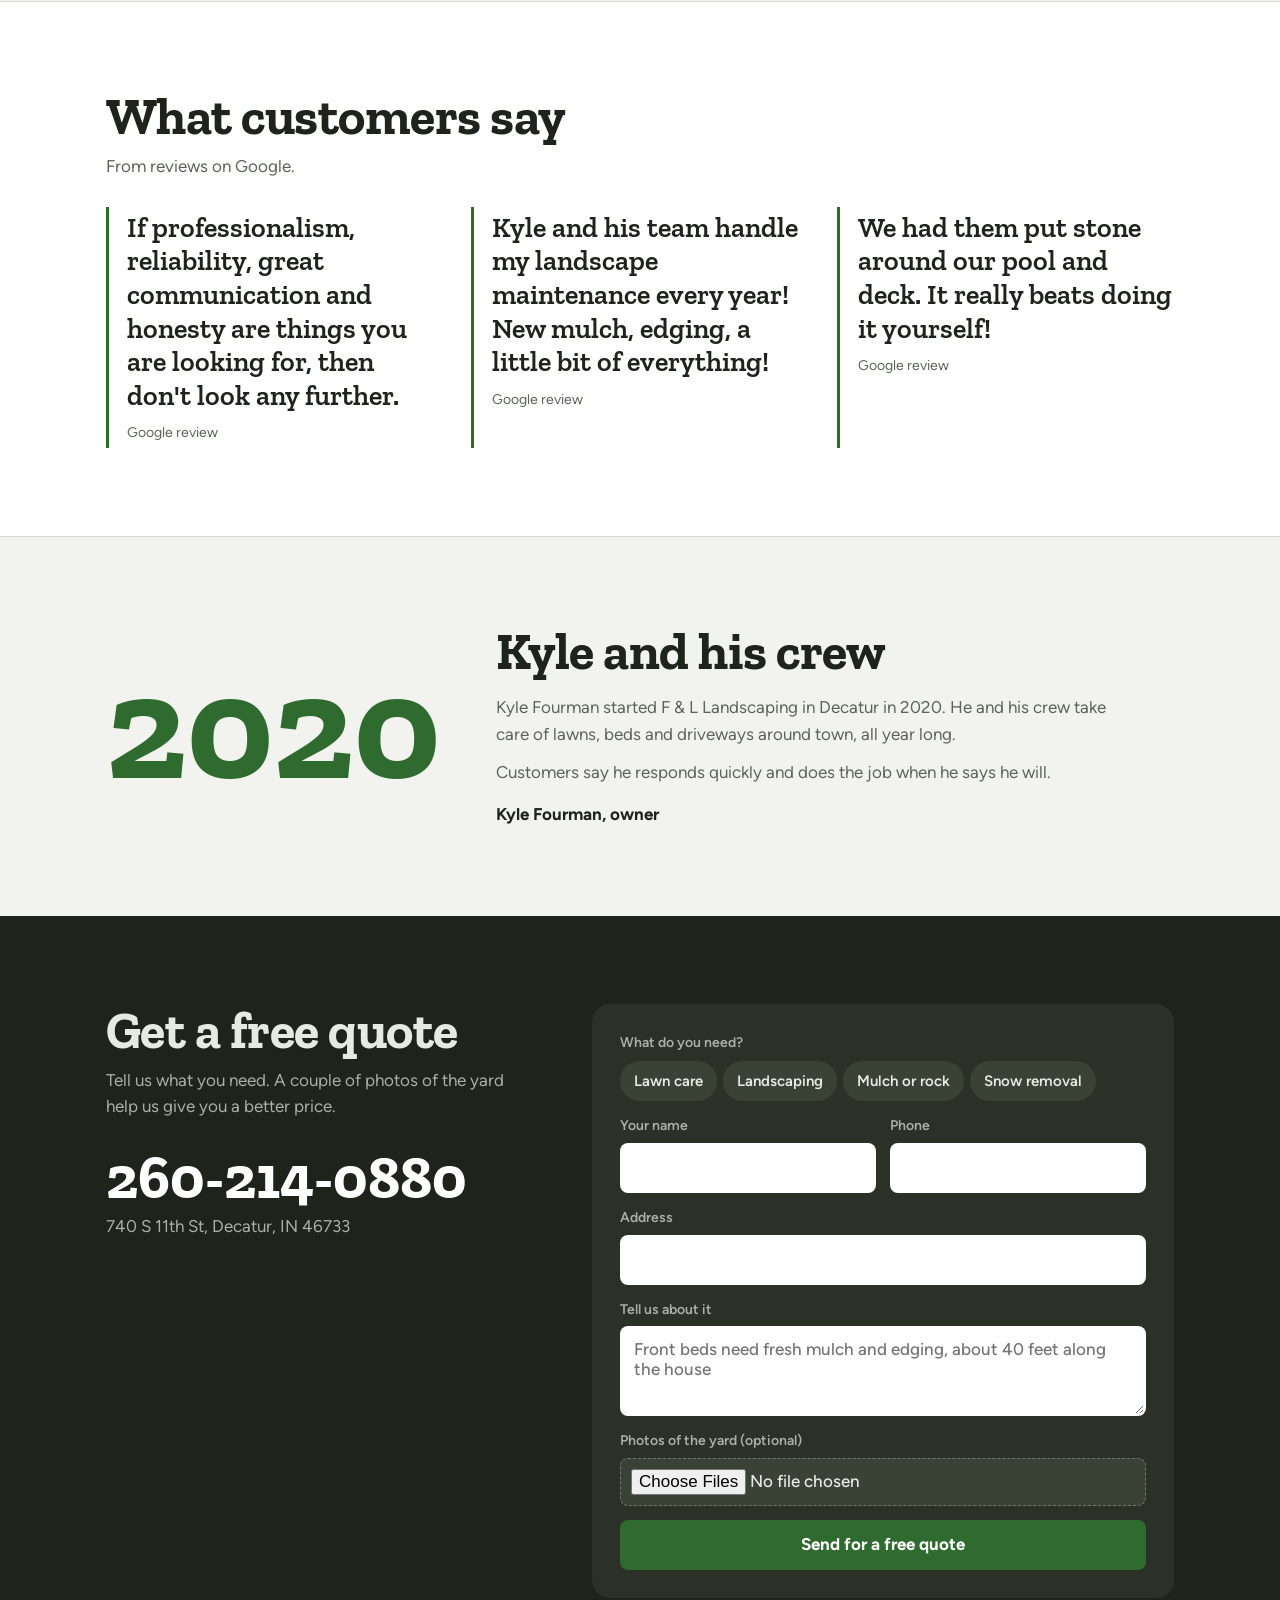
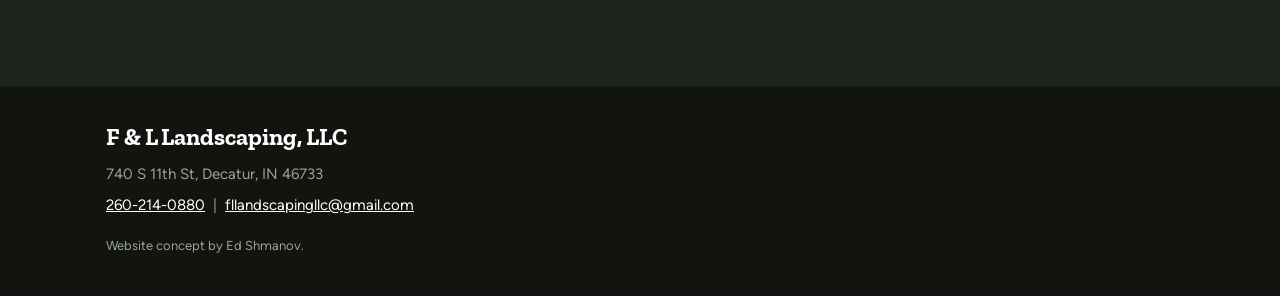
<file: demo/fl-landscaping/index.html>
<!doctype html>
<html lang="en">
<head>
<meta charset="utf-8">
<meta name="viewport" content="width=device-width, initial-scale=1, viewport-fit=cover">
<title>F &amp; L Landscaping | Lawn Care, Landscaping and Snow Removal in Decatur, IN</title>
<meta name="description" content="Lawn care, landscaping, mulch, rock and snow removal in Decatur, Indiana. Owner Kyle Fourman. Free quotes. Call 260-214-0880.">
<meta name="theme-color" content="#1E231C">
<meta name="robots" content="noindex, nofollow">
<style>@font-face{font-family:'Zilla Slab';font-style:normal;font-weight:600;font-display:swap;src:url([data-uri]) format('woff2')}@font-face{font-family:'Zilla Slab';font-style:normal;font-weight:700;font-display:swap;src:url([data-uri]) format('woff2')}@font-face{font-family:'Figtree';font-style:normal;font-weight:400;font-display:swap;src:url([data-uri]) format('woff2')}@font-face{font-family:'Figtree';font-style:normal;font-weight:500;font-display:swap;src:url([data-uri]) format('woff2')}@font-face{font-family:'Figtree';font-style:normal;font-weight:600;font-display:swap;src:url([data-uri]) format('woff2')}@font-face{font-family:'Figtree';font-style:normal;font-weight:700;font-display:swap;src:url([data-uri]) format('woff2')}</style>
<style>
  /* Layout: the hero carries a mulch and rock calculator drawn as a cut through a garden bed; a season strip on top switches between yard work and snow removal by date. */
  :root{
    --bg:#F2F3EE;
    --surface:#FFFFFF;
    --ink:#1E231C;
    --muted:#5D6459;
    --line:#D6D9CF;
    --leaf:#2F6B2F;
    --leaf-dark:#245524;
    --bark:#6B4226;
    --soil:#4A3524;
    --stone:#9A9A92;
    --snow:#E9F1F7;
    --radius:14px;
    --gutter:16px;
    --display:"Zilla Slab",Georgia,serif;
    --text:"Figtree",system-ui,-apple-system,sans-serif;
  }
  *{box-sizing:border-box}
  [hidden]{display:none!important}
  html{scroll-behavior:smooth;-webkit-text-size-adjust:100%}
  @media (prefers-reduced-motion: reduce){html{scroll-behavior:auto}*{transition:none!important}}
  body{margin:0;background:var(--bg);color:var(--ink);font-family:var(--text);font-size:17px;line-height:1.55;-webkit-font-smoothing:antialiased}
  a{color:inherit}
  :focus-visible{outline:3px solid var(--leaf);outline-offset:2px;border-radius:6px}
  .wrap{max-width:1100px;margin:0 auto;padding:0 var(--gutter)}
  h1,h2,h3{margin:0;font-family:var(--display);font-weight:700;line-height:1.02;letter-spacing:-.01em;text-wrap:balance}
  h2{font-size:clamp(34px,8vw,52px)}
  h3{font-size:23px}
  p{margin:0}
  .lede{color:var(--muted);max-width:58ch}
  section{padding:64px 0}
  .head{display:grid;gap:10px;margin-bottom:28px}

  .concept{background:#11140F;color:#9BA295;font-size:13px;text-align:center;padding:7px var(--gutter);line-height:1.35}
  .concept strong{color:#fff;font-weight:600}

  .season{background:var(--snow);border-bottom:1px solid #C9D9E6;font-size:15px}
  .season.summer{background:#E5EFD9;border-bottom-color:#C7D8B2}
  .season .wrap{display:flex;align-items:center;gap:10px;min-height:46px;padding-top:8px;padding-bottom:8px}
  .season svg{width:20px;height:20px;flex:none;fill:none;stroke:var(--ink);stroke-width:1.8;stroke-linecap:round}
  .season a{font-weight:700;white-space:nowrap}

  .btn{display:inline-flex;align-items:center;justify-content:center;gap:10px;min-height:50px;padding:13px 22px;border-radius:8px;border:0;font:700 17px/1 var(--text);text-decoration:none;cursor:pointer;white-space:nowrap}
  .btn svg{width:20px;height:20px;flex:none}
  .btn-leaf{background:var(--leaf);color:#fff}
  .btn-leaf:hover{background:var(--leaf-dark)}
  .btn-line{background:transparent;color:var(--ink);box-shadow:inset 0 0 0 2px var(--ink)}
  .btn-line:hover{background:rgba(30,35,28,.05)}
  .btn-sm{min-height:42px;padding:10px 16px;font-size:15px}

  header.top{position:sticky;top:0;z-index:20;background:rgba(242,243,238,.95);-webkit-backdrop-filter:blur(8px);backdrop-filter:blur(8px);border-bottom:1px solid var(--line)}
  header.top .wrap{display:flex;align-items:center;justify-content:space-between;gap:12px;height:62px}
  .brand{display:flex;align-items:center;gap:10px;text-decoration:none;min-width:0}
  .leafmark{width:36px;height:36px;border-radius:50%;background:var(--leaf);display:grid;place-items:center;flex:none}
  .leafmark svg{width:20px;height:20px}
  .brand-text{display:flex;flex-direction:column;line-height:1.05;min-width:0}
  .brand-text b{font-family:var(--display);font-size:22px;white-space:nowrap}
  .brand-text span{font-size:13px;color:var(--muted);white-space:nowrap}
  nav.links{display:none;gap:24px;font-size:15px;font-weight:500}
  nav.links a{text-decoration:none;color:var(--muted)}
  nav.links a:hover{color:var(--ink)}
  .num-long{display:none}

  /* hero */
  .hero .wrap{display:grid;gap:30px;padding-top:34px;padding-bottom:56px}
  .kicker{font-size:15px;font-weight:600;color:var(--muted)}
  .hero h1{font-size:clamp(44px,12vw,78px);margin-top:10px}
  .hero .sub{margin-top:16px;font-size:18px;color:#3F463C;max-width:44ch}
  .ctas{display:flex;flex-wrap:wrap;gap:10px;margin-top:24px}
  .stars{display:flex;align-items:center;gap:8px;margin-top:16px;font-size:15px;font-weight:600;color:var(--muted)}
  .stars b{color:#B8862A;letter-spacing:1px;font-size:17px}

  .calc{background:var(--surface);border:1px solid var(--line);border-radius:20px;padding:18px;box-shadow:0 18px 40px rgba(30,35,28,.10)}
  .calc h2{font-size:28px}
  .calc .lede{font-size:15px;margin-top:4px}
  .mat{display:grid;grid-template-columns:1fr 1fr;gap:6px;background:var(--bg);border-radius:10px;padding:5px;margin-top:14px}
  .mat button{min-height:42px;border:0;border-radius:7px;background:transparent;font:700 15px var(--text);color:var(--muted);cursor:pointer}
  .mat button[aria-pressed="true"]{background:var(--surface);color:var(--ink);box-shadow:0 1px 3px rgba(30,35,28,.15)}
  .bed{position:relative;height:170px;margin-top:14px;border-radius:10px;overflow:hidden;background:#5A3820}
  .bed canvas{position:absolute;inset:0;width:100%;height:100%;display:block}
  .bed::after{content:"";position:absolute;inset:0;pointer-events:none;background:radial-gradient(120% 90% at 20% 0%,rgba(255,255,255,.16),rgba(255,255,255,0) 55%),linear-gradient(180deg,rgba(0,0,0,0) 55%,rgba(0,0,0,.18))}
  .gauge{position:absolute;right:10px;top:10px;bottom:10px;z-index:2;width:58px;background:rgba(255,255,255,.94);border-radius:8px;padding:8px;display:grid;grid-template-rows:auto 1fr;gap:6px;text-align:center}
  .gauge b{font-size:13px;line-height:1.1}
  .gauge b small{display:block;font-size:11px;font-weight:600;color:var(--muted)}
  .gauge .tube{position:relative;margin:0 auto;width:16px;border-radius:4px;background:repeating-linear-gradient(180deg,transparent 0 calc(16.66% - 1px),#C9CCC2 calc(16.66% - 1px) 16.66%),#EEF0EA;overflow:hidden}
  .gauge .fill{position:absolute;left:0;right:0;bottom:0;background:var(--leaf);transition:height .25s}
  .fields{display:grid;grid-template-columns:1fr 1fr;gap:10px;margin-top:14px}
  .fields label{display:grid;gap:5px;font-size:14px;font-weight:600;color:var(--muted)}
  .fields input{font:600 18px var(--text);color:var(--ink);border:1.5px solid var(--line);border-radius:8px;padding:10px 12px;min-height:48px;width:100%;background:#fff}
  .fields input:focus{outline:none;border-color:var(--leaf)}
  .range{grid-column:1/-1}
  .range div{display:flex;align-items:center;gap:12px}
  .range input[type=range]{flex:1;accent-color:var(--leaf);min-height:0;padding:0;border:0}
  .range output{font:700 18px var(--text);color:var(--ink);min-width:48px;text-align:right}
  .result{margin-top:16px;padding-top:14px;border-top:1px dashed var(--line);display:flex;flex-wrap:wrap;align-items:flex-end;justify-content:space-between;gap:12px}
  .result .big{font-family:var(--display);font-size:46px;line-height:1}
  .result .big small{font-family:var(--text);font-size:16px;font-weight:600;color:var(--muted);margin-left:6px}
  .result .bags{font-size:14px;color:var(--muted);margin-top:4px}

  /* band */
  .band{background:var(--ink);color:#E6EAE2;padding:22px 0}
  .band ul{list-style:none;margin:0;padding:0;display:grid;gap:12px}
  .band li{display:flex;align-items:baseline;gap:12px}
  .band b{font-family:var(--display);font-size:26px;color:#fff;white-space:nowrap}
  .band span{color:#A9B0A3;font-size:15px}

  /* services */
  .svc{list-style:none;margin:0;padding:0;display:grid;gap:12px}
  .svc li{background:var(--surface);border:1px solid var(--line);border-radius:var(--radius);padding:22px;display:grid;gap:8px;align-content:start}
  .svc .when{font-size:13px;font-weight:700;color:var(--leaf)}
  .svc .when.w{color:#3A6E95}
  .svc p{color:var(--muted);font-size:15px}

  /* reviews */
  .reviews{background:var(--surface);border-top:1px solid var(--line);border-bottom:1px solid var(--line)}
  .quotes{display:grid;gap:14px}
  .quotes figure{margin:0;border-left:3px solid var(--leaf);padding:4px 0 4px 18px}
  .quotes blockquote{margin:0;font-family:var(--display);font-weight:600;font-size:clamp(22px,5vw,28px);line-height:1.2}
  .quotes figcaption{margin-top:10px;font-size:14px;color:var(--muted)}

  /* about */
  .about .wrap{display:grid;gap:24px}
  .since{font-family:var(--display);font-weight:700;font-size:clamp(84px,24vw,150px);line-height:.82;color:var(--leaf)}
  .about p.lede+p.lede{margin-top:12px}
  .about .sig{margin-top:16px;font-weight:700}

  /* quote form */
  .quote{background:var(--ink);color:#E6EAE2}
  .quote .lede{color:#A9B0A3}
  .quote .wrap{display:grid;gap:30px}
  form.q{display:grid;gap:14px;background:#2B3127;border-radius:18px;padding:20px}
  form.q label{display:grid;gap:6px;font-size:14px;font-weight:600;color:#A9B0A3}
  form.q input,form.q textarea,form.q select{font:500 17px var(--text);color:var(--ink);background:#fff;border:2px solid transparent;border-radius:8px;padding:11px 12px;min-height:50px;width:100%}
  form.q input:focus,form.q textarea:focus{outline:none;border-color:#8BC34A}
  form.q input[aria-invalid="true"]{border-color:#F0907A}
  form.q input[type=file]{min-height:auto;padding:10px;background:#3A4235;color:#E6EAE2;border:1.5px dashed #6E7868}
  form.q textarea{min-height:90px;resize:vertical}
  fieldset{border:0;margin:0;padding:0}
  legend{font-size:14px;font-weight:600;color:#A9B0A3;margin-bottom:8px;padding:0}
  .chips{display:flex;flex-wrap:wrap;gap:6px}
  .chips input{position:absolute;opacity:0;width:1px !important;height:1px;min-height:0 !important}
  .chips label{display:inline-flex !important;align-items:center;min-height:40px;padding:8px 14px;border-radius:999px;background:#3A4235;color:#E6EAE2 !important;font-size:15px !important;cursor:pointer}
  .chips input:checked+label{background:#fff;color:var(--ink) !important}
  .chips input:focus-visible+label{outline:3px solid #8BC34A;outline-offset:2px}
  .err{color:#FFB7A6;font-size:14px;font-weight:600}
  .done{background:#fff;color:var(--ink);border-radius:8px;padding:16px}
  .done b{display:block}
  .done small{color:var(--muted);font-size:14px}
  .contact-big{margin-top:26px;display:grid;gap:6px}
  .contact-big a.phone{font-family:var(--display);font-weight:700;font-size:clamp(40px,11vw,60px);text-decoration:none;color:#fff;line-height:1}
  .contact-big span{color:#A9B0A3}

  footer{background:#11140F;color:#9BA295;padding:32px 0 calc(110px + env(safe-area-inset-bottom));font-size:15px}
  footer .wrap{display:grid;gap:8px}
  footer b{font-family:var(--display);font-size:24px;color:#fff}
  footer a{color:#fff}
  footer .small{font-size:13px;margin-top:10px}

  .bar{position:fixed;left:0;right:0;bottom:0;z-index:30;display:grid;grid-template-columns:1fr 1fr;gap:10px;padding:10px var(--gutter) calc(10px + env(safe-area-inset-bottom));background:rgba(255,255,255,.97);border-top:1px solid var(--line)}
  .bar .btn{width:100%}

  @media (min-width:640px){
    .band ul{grid-template-columns:repeat(3,1fr)}
    .svc{grid-template-columns:repeat(2,1fr)}
    .quotes{grid-template-columns:repeat(3,1fr);gap:28px}
  }
  @media (min-width:900px){
    .bar{display:none}
    footer{padding-bottom:40px}
    nav.links{display:flex}
    .num-short{display:none}.num-long{display:inline}
    section{padding:88px 0}
    .hero .wrap{grid-template-columns:1.05fr .95fr;align-items:center;gap:56px;padding-top:64px;padding-bottom:84px}
    .svc{grid-template-columns:repeat(3,1fr)}
    .about .wrap{grid-template-columns:auto 1fr;gap:56px;align-items:center}
    .quote .wrap{grid-template-columns:.85fr 1.15fr;gap:56px;align-items:start}
    form.q{grid-template-columns:1fr 1fr;padding:28px}
    form.q .full{grid-column:1/-1}
  }
</style>
</head>
<body>

<div class="concept"><strong>Website concept</strong> made for F &amp; L Landscaping by Ed Shmanov. This is a preview, not a live site.</div>

<div class="season" id="season">
  <div class="wrap">
    <svg viewBox="0 0 24 24" aria-hidden="true"><path d="M12 2v20M4.9 6l14.2 12M19.1 6 4.9 18M9 4l3 2 3-2M9 20l3-2 3 2"/></svg>
    <span id="seasonText">Snow season is coming. Get on the list for snow removal this winter.</span>
    <a href="#quote" data-svc="sSnow" id="seasonLink">Ask now</a>
  </div>
</div>

<header class="top">
  <div class="wrap">
    <a class="brand" href="#top" aria-label="F and L Landscaping home">
      <span class="leafmark" aria-hidden="true"><svg viewBox="0 0 24 24" fill="none" stroke="#fff" stroke-width="2" stroke-linecap="round" stroke-linejoin="round"><path d="M5 19c0-8 5-13 14-14-1 9-6 14-14 14zM5 19l7-7"/></svg></span>
      <span class="brand-text"><b>F &amp; L Landscaping</b><span>Decatur, Indiana</span></span>
    </a>
    <nav class="links" aria-label="Main">
      <a href="#services">Services</a>
      <a href="#calc">Mulch calculator</a>
      <a href="#reviews">Reviews</a>
      <a href="#quote">Free quote</a>
    </nav>
    <a class="btn btn-leaf btn-sm" href="tel:+12602140880" aria-label="Call 260-214-0880">
      <svg viewBox="0 0 24 24" fill="none" stroke="currentColor" stroke-width="2" stroke-linecap="round" stroke-linejoin="round" aria-hidden="true"><path d="M22 16.9v3a2 2 0 0 1-2.2 2 19.8 19.8 0 0 1-8.6-3.1 19.5 19.5 0 0 1-6-6A19.8 19.8 0 0 1 2.1 4.2 2 2 0 0 1 4.1 2h3a2 2 0 0 1 2 1.7c.1.9.4 1.8.7 2.7a2 2 0 0 1-.5 2.1L8 9.8a16 16 0 0 0 6 6l1.3-1.3a2 2 0 0 1 2.1-.4c.9.3 1.8.6 2.7.7a2 2 0 0 1 1.7 2z"/></svg>
      <span class="num-short">Call</span><span class="num-long">260-214-0880</span>
    </a>
  </div>
</header>

<main id="top">
  <div class="hero">
    <div class="wrap">
      <div>
        <p class="kicker">Lawn care, landscaping and snow removal in Decatur</p>
        <h1>Your yard, handled all year.</h1>
        <p class="sub">Mowing, mulch, edging, rock and new beds from spring to fall. Snow removal when winter hits. Owner Kyle Fourman and his crew, since 2020.</p>
        <div class="ctas">
          <a class="btn btn-leaf" href="#quote">Get a free quote</a>
          <a class="btn btn-line" href="tel:+12602140880">Call 260-214-0880</a>
        </div>
        <div class="stars"><b aria-hidden="true">★★★★★</b><span>5.0 on Google</span></div>
      </div>

      <div class="calc" id="calc">
        <h2 id="calcTitle">How much mulch do you need?</h2>
        <p class="lede">Measure your beds and we'll do the math.</p>
        <div class="mat" role="group" aria-label="Material">
          <button type="button" data-m="mulch" aria-pressed="true">Mulch</button>
          <button type="button" data-m="rock" aria-pressed="false">Rock</button>
        </div>
        <div class="bed" aria-hidden="true">
          <canvas id="bedCanvas"></canvas>
          <div class="gauge"><b id="gaugeText">3 in<small>deep</small></b><div class="tube"><div class="fill" id="gaugeFill"></div></div></div>
        </div>
        <div class="fields">
          <label>Length (ft)<input id="cLen" type="number" inputmode="decimal" min="1" value="40"></label>
          <label>Width (ft)<input id="cWid" type="number" inputmode="decimal" min="1" value="4"></label>
          <label class="range">Depth
            <div><input id="cDep" type="range" min="1" max="6" step="0.5" value="3"><output id="cDepOut">3 in</output></div>
          </label>
        </div>
        <div class="result">
          <div>
            <div class="big" id="cYards">1.5<small>cubic yards</small></div>
            <div class="bags" id="cBags">or about 20 bags (2 cu ft each)</div>
          </div>
          <a class="btn btn-leaf btn-sm" href="#quote" id="cAsk">Ask for a price</a>
        </div>
      </div>
    </div>
  </div>

  <div class="band">
    <div class="wrap">
      <ul>
        <li><b>Since 2020</b><span>Locally owned in Decatur</span></li>
        <li><b>5.0 stars</b><span>Every Google review so far</span></li>
        <li><b>Decatur Dollars</b><span>Accepted here</span></li>
      </ul>
    </div>
  </div>

  <section id="services">
    <div class="wrap">
      <div class="head">
        <h2>What we do</h2>
        <p class="lede">One local crew for the whole year, from spring cleanups to the first snowfall.</p>
      </div>
      <ul class="svc">
        <li><span class="when">Spring to fall</span><h3>Lawn care</h3><p>Mowing and lawn maintenance through the season, for homes and rental properties.</p></li>
        <li><span class="when">Spring to fall</span><h3>Landscaping</h3><p>New beds, fresh mulch, clean edging and plantings that make the whole yard look finished.</p></li>
        <li><span class="when">Spring to fall</span><h3>Rock and stone</h3><p>Rock around pools, decks and beds, brought in by wheelbarrow so your lawn doesn't get torn up.</p></li>
        <li><span class="when">Spring to fall</span><h3>Mulch, rock and plants</h3><p>Mulch, rock, boulders and plants for your beds. Ask about delivery and spreading.</p></li>
        <li><span class="when w">Winter</span><h3>Snow removal</h3><p>Snow cleared after a storm so you can get out in the morning.</p></li>
        <li><span class="when">All year</span><h3>Rental properties</h3><p>Landlords use us to keep yards looking right between tenants and through the seasons.</p></li>
      </ul>
    </div>
  </section>

  <section class="reviews" id="reviews">
    <div class="wrap">
      <div class="head"><h2>What customers say</h2><p class="lede">From reviews on Google.</p></div>
      <div class="quotes">
        <figure><blockquote>If professionalism, reliability, great communication and honesty are things you are looking for, then don't look any further.</blockquote><figcaption>Google review</figcaption></figure>
        <figure><blockquote>Kyle and his team handle my landscape maintenance every year! New mulch, edging, a little bit of everything!</blockquote><figcaption>Google review</figcaption></figure>
        <figure><blockquote>We had them put stone around our pool and deck. It really beats doing it yourself!</blockquote><figcaption>Google review</figcaption></figure>
      </div>
    </div>
  </section>

  <section class="about" id="about">
    <div class="wrap">
      <div class="since" aria-hidden="true">2020</div>
      <div style="max-width:620px">
        <h2>Kyle and his crew</h2>
        <p class="lede" style="margin-top:16px">Kyle Fourman started F &amp; L Landscaping in Decatur in 2020. He and his crew take care of lawns, beds and driveways around town, all year long.</p>
        <p class="lede">Customers say he responds quickly and does the job when he says he will.</p>
        <p class="sig">Kyle Fourman, owner</p>
      </div>
    </div>
  </section>

  <section class="quote" id="quote">
    <div class="wrap">
      <div>
        <div class="head">
          <h2>Get a free quote</h2>
          <p class="lede">Tell us what you need. A couple of photos of the yard help us give you a better price.</p>
        </div>
        <div class="contact-big">
          <a class="phone" href="tel:+12602140880">260-214-0880</a>
          <span>740 S 11th St, Decatur, IN 46733</span>
        </div>
      </div>
      <form class="q" id="qForm" novalidate>
        <fieldset class="full">
          <legend>What do you need?</legend>
          <div class="chips">
            <input type="checkbox" id="sLawn"><label for="sLawn">Lawn care</label>
            <input type="checkbox" id="sLand"><label for="sLand">Landscaping</label>
            <input type="checkbox" id="sMulch"><label for="sMulch">Mulch or rock</label>
            <input type="checkbox" id="sSnow"><label for="sSnow">Snow removal</label>
          </div>
        </fieldset>
        <label>Your name<input id="qName" name="name" autocomplete="name"></label>
        <label>Phone<input id="qPhone" name="phone" type="tel" inputmode="tel" autocomplete="tel"></label>
        <label class="full">Address<input id="qAddr" name="address" autocomplete="street-address"></label>
        <label class="full">Tell us about it<textarea id="qNotes" name="notes" placeholder="Front beds need fresh mulch and edging, about 40 feet along the house"></textarea></label>
        <label class="full">Photos of the yard (optional)<input id="qPhotos" type="file" accept="image/*" multiple></label>
        <p class="err full" id="qErr" role="alert" hidden>Add your name and phone so we can get back to you.</p>
        <button class="btn btn-leaf full" type="submit">Send for a free quote</button>
        <div class="done full" id="qDone" role="status" hidden><b>Sent. Kyle will get back to you soon.</b><small>Concept preview: this form isn't connected yet. On the live site, requests and photos go straight to your email.</small></div>
      </form>
    </div>
  </section>
</main>

<footer>
  <div class="wrap">
    <b>F &amp; L Landscaping, LLC</b>
    <span>740 S 11th St, Decatur, IN 46733</span>
    <span><a href="tel:+12602140880">260-214-0880</a> &nbsp;|&nbsp; <a href="mailto:fllandscapingllc@gmail.com">fllandscapingllc@gmail.com</a></span>
    <span class="small">Website concept by Ed Shmanov.</span>
  </div>
</footer>

<div class="bar">
  <a class="btn btn-line" href="tel:+12602140880">Call now</a>
  <a class="btn btn-leaf" href="#quote">Free quote</a>
</div>

<script>
(function(){
  // ---------- season strip ----------
  var m=new Date().getMonth(); // 0 = Jan
  var season=document.getElementById('season'), st=document.getElementById('seasonText'), sl=document.getElementById('seasonLink');
  if(m>=3&&m<=9){
    season.classList.add('summer');
    st.textContent=m<=5?'Spring is here. Book your cleanup and fresh mulch before the summer rush.':'Need the yard looking right? Mowing and landscaping spots are open.';
    sl.dataset.svc='sLand';
    season.querySelector('svg').innerHTML='<path d="M5 19c0-8 5-13 14-14-1 9-6 14-14 14zM5 19l7-7"/>';
  }

  // ---------- mulch / rock calculator ----------
  var mat='mulch', len=document.getElementById('cLen'), wid=document.getElementById('cWid'), dep=document.getElementById('cDep');
  var cv=document.getElementById('bedCanvas'), ctx=cv.getContext('2d');
  function rng(seed){return function(){seed|=0;seed=seed+0x6D2B79F5|0;var t=Math.imul(seed^seed>>>15,1|seed);t=t+Math.imul(t^t>>>7,61|t)^t;return((t^t>>>14)>>>0)/4294967296;};}
  function texture(){
    var r=cv.getBoundingClientRect(), dpr=Math.min(window.devicePixelRatio||1,2), w=Math.max(1,Math.round(r.width)), h=Math.max(1,Math.round(r.height));
    cv.width=w*dpr; cv.height=h*dpr; ctx.setTransform(dpr,0,0,dpr,0,0);
    var R=rng(mat==='mulch'?7:11), i;
    if(mat==='mulch'){
      ctx.fillStyle='#4E2F18'; ctx.fillRect(0,0,w,h);
      var cols=['#7A4A28','#8C5A32','#5E3A1E','#A06A3C','#6B4226','#93603A','#55331B'];
      for(i=0;i<w*h/9;i++){
        var x=R()*w, y=R()*h, L=5+R()*13, T=1.6+R()*3.2, a=R()*Math.PI;
        ctx.save(); ctx.translate(x,y); ctx.rotate(a);
        ctx.fillStyle='rgba(20,10,4,.45)'; ctx.fillRect(-L/2+0.8,-T/2+1,L,T);
        ctx.fillStyle=cols[Math.floor(R()*cols.length)]; ctx.fillRect(-L/2,-T/2,L,T);
        if(R()<.35){ctx.fillStyle='rgba(255,220,180,.18)'; ctx.fillRect(-L/2,-T/2,L*.8,T*.35);}
        ctx.restore();
      }
    } else {
      ctx.fillStyle='#57554F'; ctx.fillRect(0,0,w,h);
      var rc=['#B9B6AD','#9C9A92','#C8C2B4','#8A8780','#D4CFC3','#A79F90','#7C7A73'], st=[];
      for(i=0;i<w*h/55;i++){st.push({x:R()*w,y:R()*h,rx:4+R()*7,ry:3+R()*5,a:R()*Math.PI,c:rc[Math.floor(R()*rc.length)]});}
      st.sort(function(p,q){return p.y-q.y});
      st.forEach(function(s){
        ctx.save(); ctx.translate(s.x,s.y); ctx.rotate(s.a);
        ctx.fillStyle='rgba(0,0,0,.35)'; ctx.beginPath(); ctx.ellipse(1,1.6,s.rx,s.ry,0,0,7); ctx.fill();
        var g=ctx.createRadialGradient(-s.rx*.35,-s.ry*.4,1,0,0,Math.max(s.rx,s.ry));
        g.addColorStop(0,'rgba(255,255,255,.55)'); g.addColorStop(.35,s.c); g.addColorStop(1,'rgba(40,38,34,.9)');
        ctx.fillStyle=s.c; ctx.beginPath(); ctx.ellipse(0,0,s.rx,s.ry,0,0,7); ctx.fill();
        ctx.fillStyle=g; ctx.globalAlpha=.55; ctx.beginPath(); ctx.ellipse(0,0,s.rx,s.ry,0,0,7); ctx.fill(); ctx.globalAlpha=1;
        ctx.restore();
      });
    }
  }
  var rt; window.addEventListener('resize',function(){clearTimeout(rt);rt=setTimeout(texture,120)});
  function num(i){var v=parseFloat(i.value);return isFinite(v)&&v>0?v:0;}
  function calc(){
    var d=parseFloat(dep.value), cuft=num(len)*num(wid)*d/12, yd=cuft/27;
    document.getElementById('cDepOut').textContent=d+' in';
    var shown=yd<0.05?'0':(Math.ceil(yd*4)/4).toFixed(2).replace(/\.?0+$/,'');
    document.getElementById('cYards').innerHTML=shown+'<small>cubic yards</small>';
    var bagNote=mat==='mulch'?'or about '+Math.ceil(cuft/2)+' bags (2 cu ft each)':'about '+(Math.round(yd*1.35*10)/10)+' tons of rock';
    document.getElementById('cBags').textContent=cuft>0?bagNote:'Enter the size of your beds';
    document.getElementById('gaugeFill').style.height=(d/6*100)+'%';
    document.getElementById('gaugeText').innerHTML=d+' in<small>deep</small>';
    document.getElementById('cAsk').dataset.note=(mat==='mulch'?'Mulch':'Rock')+' for about '+num(len)+' x '+num(wid)+' ft at '+d+' in deep ('+shown+' cubic yards). ';
  }
  [len,wid,dep].forEach(function(i){i.addEventListener('input',calc)});
  [].slice.call(document.querySelectorAll('.mat button')).forEach(function(b,_,all){b.addEventListener('click',function(){
    mat=b.dataset.m; all.forEach(function(x){x.setAttribute('aria-pressed',x===b?'true':'false')});
    texture(); document.getElementById('calcTitle').textContent='How much '+mat+' do you need?'; if(mat==='rock'&&parseFloat(dep.value)>3){dep.value=2;} if(mat==='mulch'&&parseFloat(dep.value)<2){dep.value=3;}
    calc();
  })});
  texture(); calc();
  document.getElementById('cAsk').addEventListener('click',function(){
    document.getElementById('sMulch').checked=true;
    var n=document.getElementById('qNotes'); if(!n.value) n.value=this.dataset.note+'Please quote delivery and spreading.';
  });
  document.querySelectorAll('[data-svc]').forEach(function(a){a.addEventListener('click',function(){document.getElementById(a.dataset.svc).checked=true})});

  // ---------- quote form (concept: not connected) ----------
  var f=document.getElementById('qForm'), err=document.getElementById('qErr'), done=document.getElementById('qDone');
  f.addEventListener('submit',function(e){
    e.preventDefault();
    var req=[document.getElementById('qName'),document.getElementById('qPhone')];
    var missing=req.filter(function(i){return !i.value.trim()});
    req.forEach(function(i){i.setAttribute('aria-invalid',missing.indexOf(i)>-1?'true':'false')});
    if(missing.length){err.hidden=false;missing[0].focus();return;}
    err.hidden=true;done.hidden=false;
  });
})();
</script>
</body>
</html>
</file>
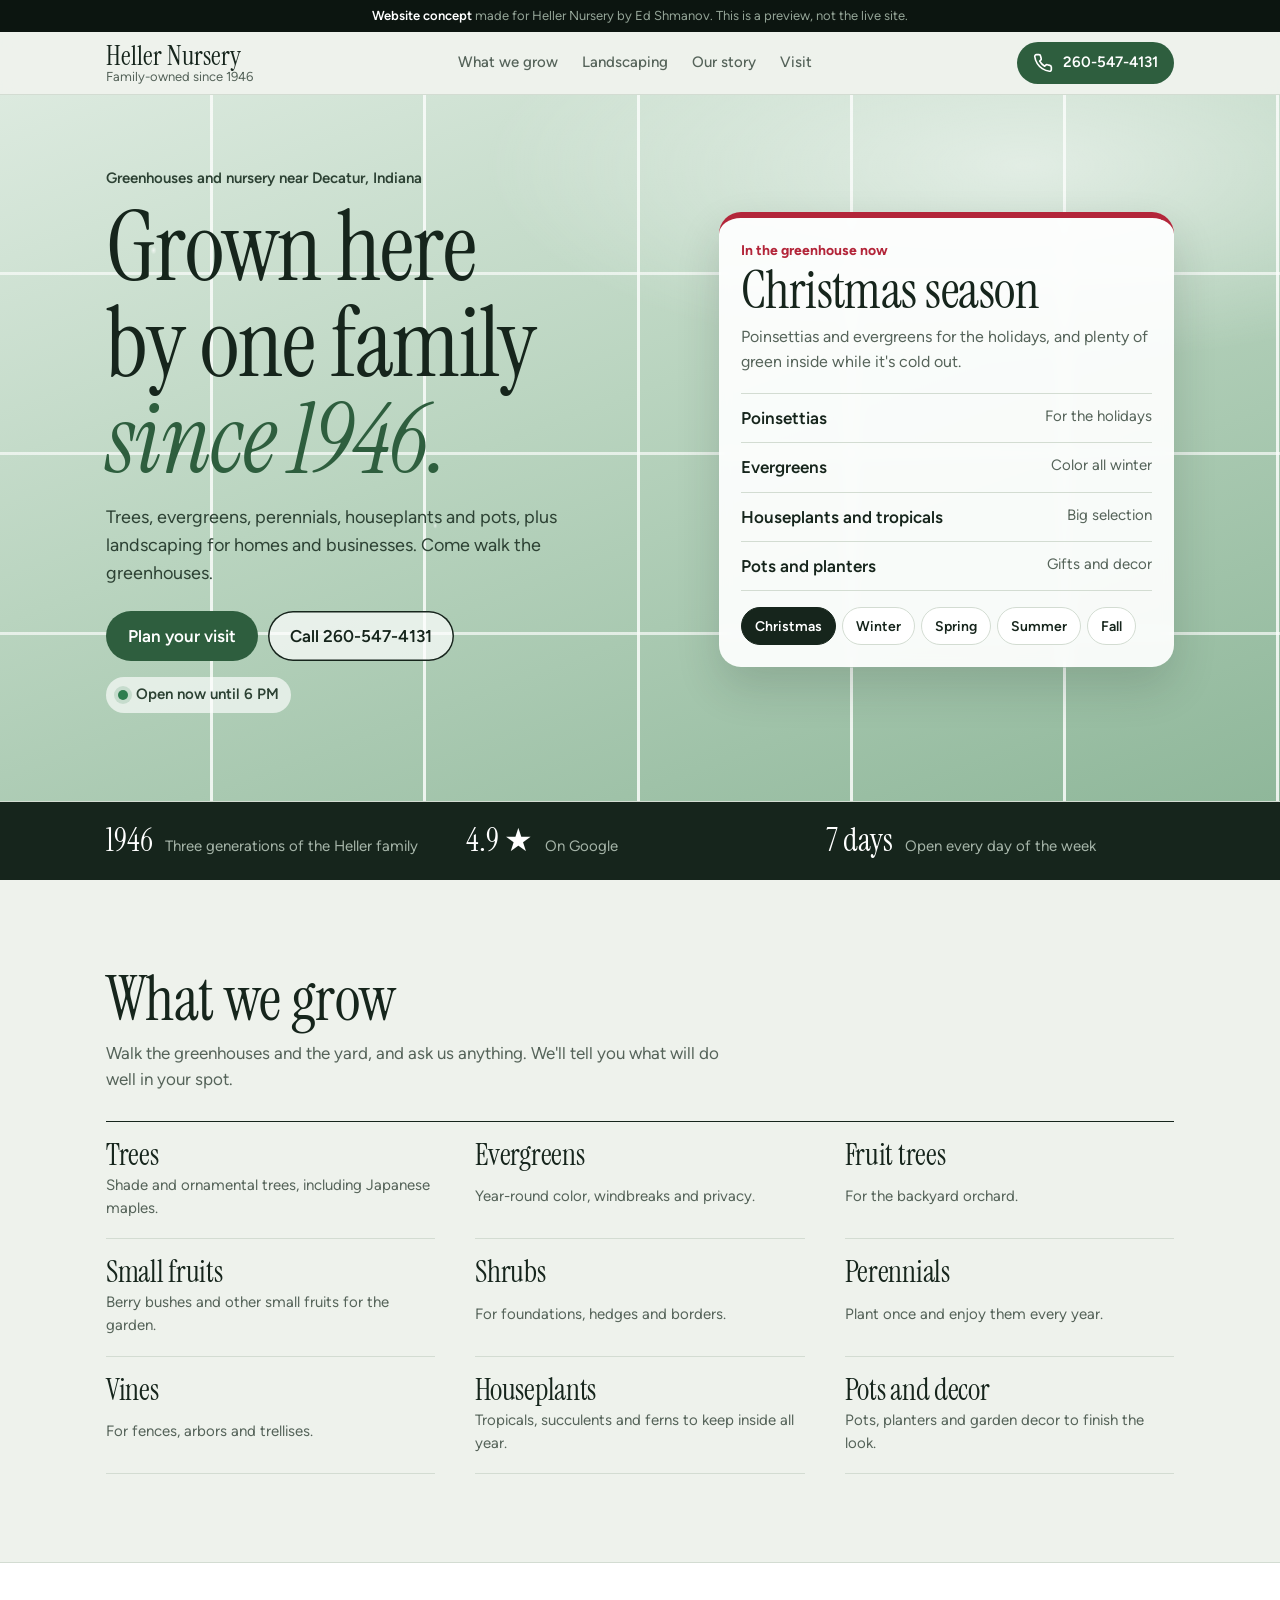
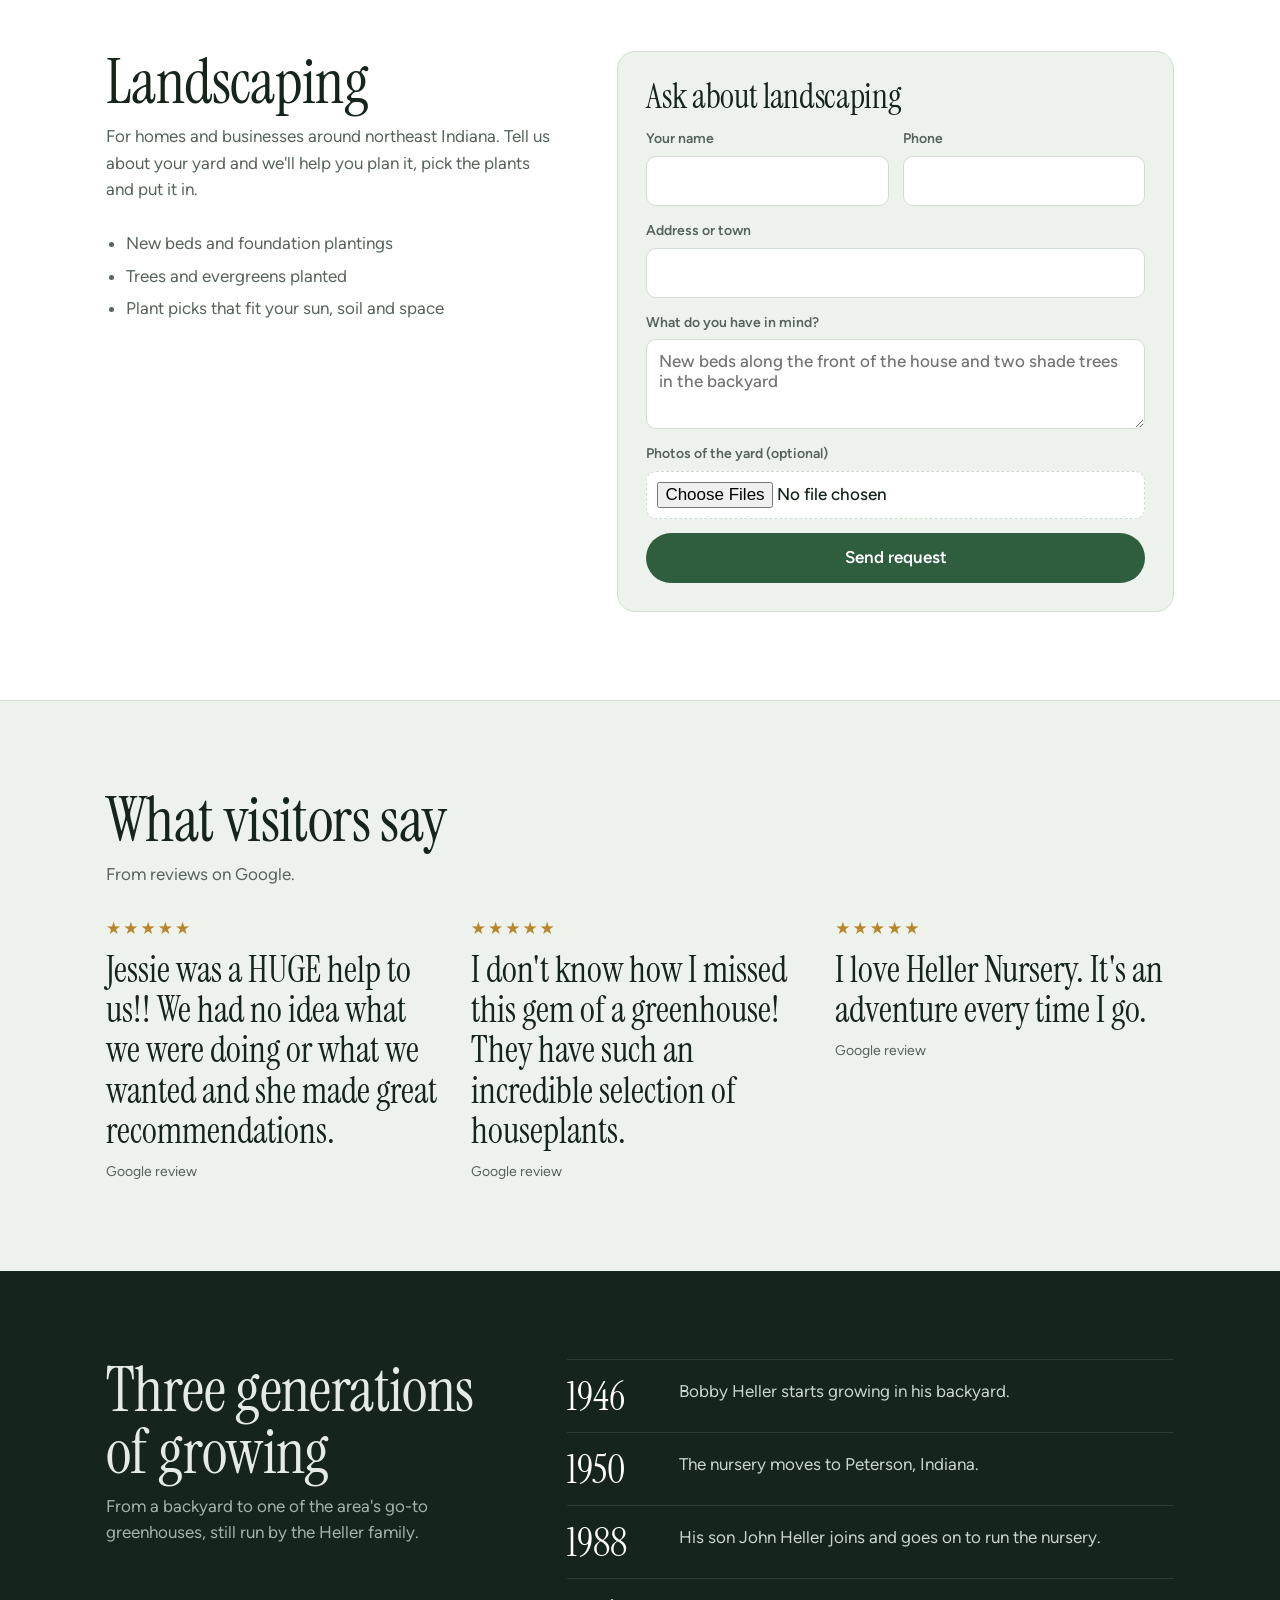
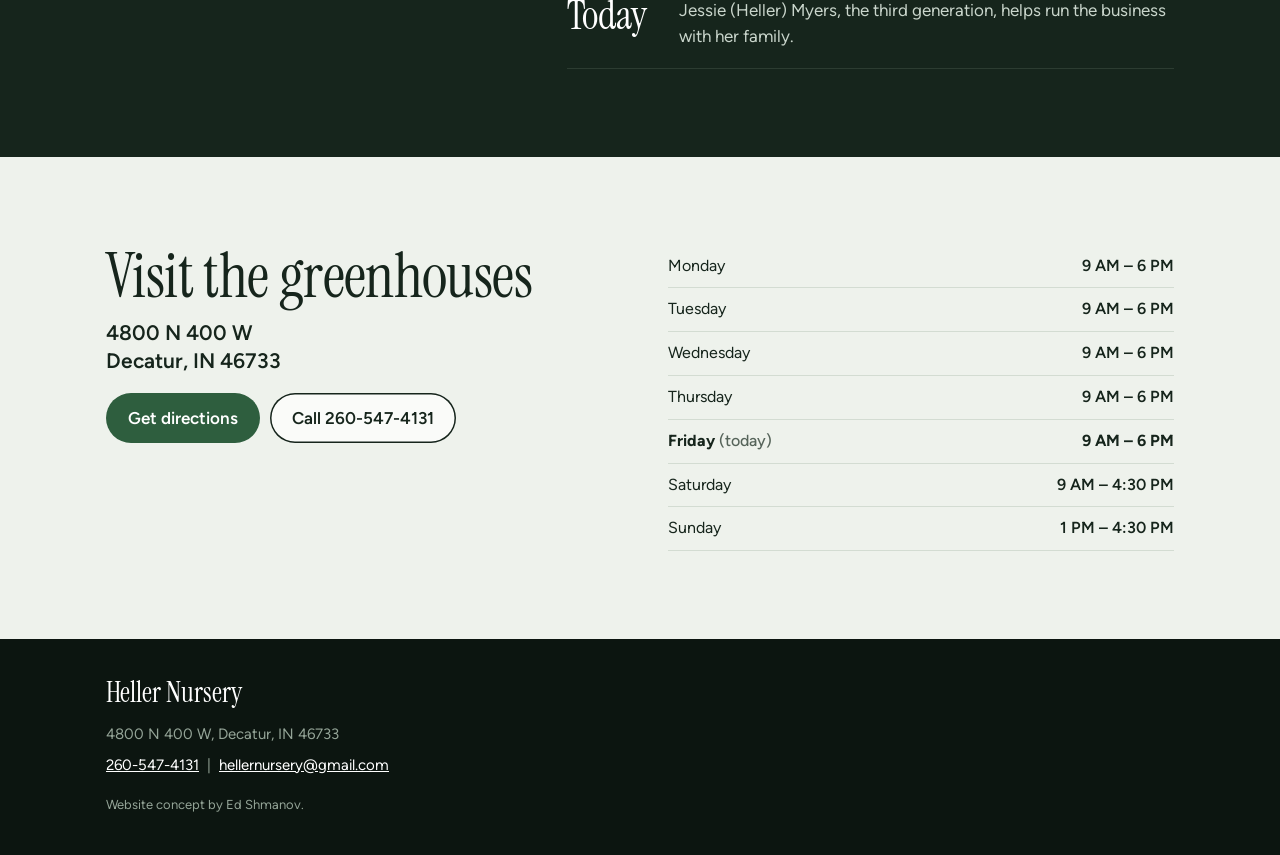
<file: demo/heller-nursery/index.html>
<!doctype html>
<html lang="en">
<head>
<meta charset="utf-8">
<meta name="viewport" content="width=device-width, initial-scale=1, viewport-fit=cover">
<title>Heller Nursery | Greenhouse, Trees and Landscaping in Decatur, IN</title>
<meta name="description" content="Family-owned greenhouse and nursery near Decatur, Indiana since 1946. Trees, evergreens, perennials, houseplants, pots and landscaping. Call 260-547-4131.">
<meta name="theme-color" content="#16251C">
<meta name="robots" content="noindex, nofollow">
<style>@font-face{font-family:'Instrument Serif';font-style:normal;font-weight:400;font-display:swap;src:url([data-uri]) format('woff2')}@font-face{font-family:'Instrument Serif';font-style:italic;font-weight:400;font-display:swap;src:url([data-uri]) format('woff2')}@font-face{font-family:'Figtree';font-style:normal;font-weight:400;font-display:swap;src:url([data-uri]) format('woff2')}@font-face{font-family:'Figtree';font-style:normal;font-weight:500;font-display:swap;src:url([data-uri]) format('woff2')}@font-face{font-family:'Figtree';font-style:normal;font-weight:600;font-display:swap;src:url([data-uri]) format('woff2')}@font-face{font-family:'Figtree';font-style:normal;font-weight:700;font-display:swap;src:url([data-uri]) format('woff2')}</style>
<style>
  /* Layout: the hero is a pane of greenhouse glass; on it, a card that shows what's growing now and re-colors the page for the season. Everything below is calm and typographic. */
  :root{
    --bg:#EEF2EC;
    --surface:#FFFFFF;
    --ink:#16251C;
    --muted:#56645A;
    --line:#D3DCD2;
    --leaf:#2E5E3E;
    --leaf-dark:#234A30;
    --season:#B3263A;
    --radius:14px;
    --gutter:16px;
    --display:"Instrument Serif",Georgia,serif;
    --text:"Figtree",system-ui,-apple-system,sans-serif;
  }
  *{box-sizing:border-box}
  [hidden]{display:none!important}
  html{scroll-behavior:smooth;-webkit-text-size-adjust:100%}
  @media (prefers-reduced-motion: reduce){html{scroll-behavior:auto}*{transition:none!important}}
  body{margin:0;background:var(--bg);color:var(--ink);font-family:var(--text);font-size:17px;line-height:1.55;-webkit-font-smoothing:antialiased}
  a{color:inherit}
  :focus-visible{outline:3px solid var(--season);outline-offset:2px;border-radius:6px}
  .wrap{max-width:1100px;margin:0 auto;padding:0 var(--gutter)}
  h1,h2,h3{margin:0;font-family:var(--display);font-weight:400;line-height:1;letter-spacing:-.01em;text-wrap:balance}
  h2{font-size:clamp(40px,9vw,62px)}
  h3{font-size:28px}
  em{font-style:italic}
  p{margin:0}
  .lede{color:var(--muted);max-width:58ch}
  section{padding:64px 0}
  .head{display:grid;gap:10px;margin-bottom:28px}

  .concept{background:#0C1510;color:#93A396;font-size:13px;text-align:center;padding:7px var(--gutter);line-height:1.35}
  .concept strong{color:#fff;font-weight:600}

  .btn{display:inline-flex;align-items:center;justify-content:center;gap:10px;min-height:50px;padding:13px 22px;border-radius:999px;border:0;font:600 17px/1 var(--text);text-decoration:none;cursor:pointer;white-space:nowrap}
  .btn svg{width:20px;height:20px;flex:none}
  .btn-leaf{background:var(--leaf);color:#fff}
  .btn-leaf:hover{background:var(--leaf-dark)}
  .btn-line{background:rgba(255,255,255,.7);color:var(--ink);box-shadow:inset 0 0 0 1.5px var(--ink)}
  .btn-sm{min-height:42px;padding:10px 16px;font-size:15px}

  header.top{position:sticky;top:0;z-index:20;background:rgba(238,242,236,.95);-webkit-backdrop-filter:blur(8px);backdrop-filter:blur(8px);border-bottom:1px solid var(--line)}
  header.top .wrap{display:flex;align-items:center;justify-content:space-between;gap:12px;height:62px}
  .brand{display:flex;flex-direction:column;line-height:1.05;text-decoration:none;min-width:0}
  .brand b{font-family:var(--display);font-weight:400;font-size:27px;white-space:nowrap}
  .brand span{font-size:13px;color:var(--muted);white-space:nowrap}
  nav.links{display:none;gap:24px;font-size:15px;font-weight:500}
  nav.links a{text-decoration:none;color:var(--muted)}
  nav.links a:hover{color:var(--ink)}
  .num-long{display:none}

  /* hero: greenhouse glass */
  .hero{position:relative;overflow:hidden;border-bottom:1px solid var(--line);
    background:
      radial-gradient(60% 40% at 80% 10%,rgba(255,255,255,.55),transparent 70%),
      radial-gradient(3px 4px at 12% 22%,rgba(255,255,255,.7),transparent),radial-gradient(2px 3px at 34% 61%,rgba(255,255,255,.6),transparent),
      radial-gradient(3px 4px at 71% 38%,rgba(255,255,255,.6),transparent),radial-gradient(2px 3px at 88% 72%,rgba(255,255,255,.6),transparent),
      linear-gradient(160deg,#DCEADF 0%,#B9D4BF 45%,#8FB79A 100%)}
  .hero::before{content:"";position:absolute;inset:0;pointer-events:none;
    background:
      repeating-linear-gradient(90deg,transparent 0 calc(25% - 3px),rgba(250,252,250,.85) calc(25% - 3px) 25%),
      repeating-linear-gradient(180deg,transparent 0 calc(140px - 3px),rgba(250,252,250,.7) calc(140px - 3px) 140px)}
  .hero .wrap{position:relative;display:grid;gap:30px;padding-top:40px;padding-bottom:56px}
  .kicker{font-size:15px;font-weight:600;color:#2D4234}
  .hero h1{font-size:clamp(52px,14vw,96px);margin-top:10px}
  .hero h1 em{color:var(--leaf)}
  .hero .sub{margin-top:16px;font-size:18px;color:#2D4234;max-width:42ch}
  .ctas{display:flex;flex-wrap:wrap;gap:10px;margin-top:24px}
  .status{display:inline-flex;align-items:center;gap:8px;margin-top:16px;font-size:15px;font-weight:600;color:#2D4234;background:rgba(255,255,255,.65);border-radius:999px;padding:6px 12px}
  .status i{width:10px;height:10px;border-radius:50%;background:#7A867D}
  .status.open i{background:#2E7D4F;box-shadow:0 0 0 4px rgba(46,125,79,.16)}

  .now{background:rgba(255,255,255,.92);-webkit-backdrop-filter:blur(6px);backdrop-filter:blur(6px);border-radius:22px;padding:22px;box-shadow:0 20px 44px rgba(22,37,28,.16);border-top:6px solid var(--season);transition:border-color .3s}
  .now .label{font-size:14px;font-weight:700;color:var(--season);transition:color .3s}
  .now h2{font-size:clamp(38px,9vw,52px);margin-top:4px}
  .now .why{color:var(--muted);margin-top:8px;font-size:16px}
  .items{list-style:none;margin:18px 0 0;padding:0;border-top:1px solid var(--line)}
  .items li{display:flex;justify-content:space-between;gap:12px;padding:11px 0;border-bottom:1px solid var(--line)}
  .items b{font-weight:600}
  .items span{color:var(--muted);font-size:15px;text-align:right}
  .seasons{display:flex;flex-wrap:wrap;gap:6px;margin-top:16px}
  .seasons button{min-height:38px;padding:6px 13px;border-radius:999px;border:1.5px solid var(--line);background:#fff;font:600 14px var(--text);color:var(--ink);cursor:pointer}
  .seasons button[aria-pressed="true"]{background:var(--ink);border-color:var(--ink);color:#fff}

  /* band */
  .band{background:var(--ink);color:#E3EBE4;padding:22px 0}
  .band ul{list-style:none;margin:0;padding:0;display:grid;gap:12px}
  .band li{display:flex;align-items:baseline;gap:12px}
  .band b{font-family:var(--display);font-weight:400;font-size:32px;color:#fff;white-space:nowrap;line-height:1}
  .band span{color:#A4B3A7;font-size:15px}

  /* grow */
  .grow{list-style:none;margin:0;padding:0;display:grid;grid-template-columns:1fr;border-top:1.5px solid var(--ink)}
  .grow li{padding:18px 0;border-bottom:1px solid var(--line);display:grid;gap:4px}
  .grow h3{font-size:30px}
  .grow p{color:var(--muted);font-size:15px}

  /* landscaping */
  .land{background:var(--surface);border-top:1px solid var(--line);border-bottom:1px solid var(--line)}
  .land .wrap{display:grid;gap:30px}
  .land ul{margin:16px 0 0;padding-left:20px;color:var(--muted)}
  .land li+li{margin-top:6px}
  form.req{display:grid;gap:14px;background:var(--bg);border:1px solid var(--line);border-radius:18px;padding:20px}
  form.req h3{font-size:34px}
  form.req label{display:grid;gap:6px;font-size:14px;font-weight:600;color:var(--muted)}
  input,select,textarea{font:500 17px var(--text);color:var(--ink);background:#fff;border:1.5px solid var(--line);border-radius:10px;padding:11px 12px;min-height:50px;width:100%}
  input:focus,select:focus,textarea:focus{outline:none;border-color:var(--leaf)}
  input[aria-invalid="true"]{border-color:#C2493A}
  input[type=file]{min-height:auto;padding:10px;border-style:dashed}
  textarea{min-height:90px;resize:vertical}
  .err{color:#B23B2C;font-size:14px;font-weight:600}
  .done{background:#fff;border:1px solid var(--line);border-radius:10px;padding:16px}
  .done b{display:block}
  .done small{color:var(--muted);font-size:14px}

  /* reviews */
  .quotes{display:grid;gap:26px}
  .quotes blockquote{margin:0;font-family:var(--display);font-size:clamp(28px,6.4vw,36px);line-height:1.12}
  .quotes figure{margin:0}
  .quotes figcaption{margin-top:10px;font-size:14px;color:var(--muted)}
  .stars{color:#B8862A;letter-spacing:2px;margin-bottom:8px}

  /* story */
  .story{background:var(--ink);color:#E3EBE4}
  .story .lede{color:#A4B3A7}
  .timeline{list-style:none;margin:0;padding:0;border-top:1px solid #2C3C31}
  .timeline li{display:grid;grid-template-columns:96px 1fr;gap:16px;padding:18px 0;border-bottom:1px solid #2C3C31}
  .timeline b{font-family:var(--display);font-weight:400;font-size:40px;line-height:.9;color:#fff}
  .timeline p{color:#C9D5CB}

  /* visit */
  .visit .wrap{display:grid;gap:30px}
  .addr{font-size:21px;font-weight:600;line-height:1.35;margin-top:12px}
  .visit .btns{display:flex;flex-wrap:wrap;gap:10px;margin-top:18px}
  .hours{width:100%;border-collapse:collapse;font-size:16px}
  .hours td{padding:9px 0;border-bottom:1px solid var(--line)}
  .hours td:last-child{text-align:right;font-weight:600}
  .hours tr.today td{font-weight:700}
  .hours tr.today td:first-child::after{content:" (today)";font-weight:500;color:var(--muted)}

  footer{background:#0C1510;color:#93A396;padding:32px 0 calc(110px + env(safe-area-inset-bottom));font-size:15px}
  footer .wrap{display:grid;gap:8px}
  footer b{font-family:var(--display);font-weight:400;font-size:28px;color:#fff}
  footer a{color:#fff}
  footer .small{font-size:13px;margin-top:10px}

  .bar{position:fixed;left:0;right:0;bottom:0;z-index:30;display:grid;grid-template-columns:1fr 1fr;gap:10px;padding:10px var(--gutter) calc(10px + env(safe-area-inset-bottom));background:rgba(255,255,255,.97);border-top:1px solid var(--line)}
  .bar .btn{width:100%}

  @media (min-width:640px){
    .band ul{grid-template-columns:repeat(3,1fr)}
    .grow{grid-template-columns:1fr 1fr;column-gap:40px}
    .quotes{grid-template-columns:repeat(3,1fr)}
  }
  @media (min-width:900px){
    .bar{display:none}
    footer{padding-bottom:40px}
    nav.links{display:flex}
    .num-short{display:none}.num-long{display:inline}
    section{padding:88px 0}
    .hero::before{background:
      repeating-linear-gradient(90deg,transparent 0 calc(16.66% - 3px),rgba(250,252,250,.85) calc(16.66% - 3px) 16.66%),
      repeating-linear-gradient(180deg,transparent 0 calc(180px - 3px),rgba(250,252,250,.7) calc(180px - 3px) 180px)}
    .hero .wrap{grid-template-columns:1.1fr .9fr;align-items:center;gap:56px;padding-top:72px;padding-bottom:88px}
    .grow{grid-template-columns:repeat(3,1fr)}
    .land .wrap{grid-template-columns:.9fr 1.1fr;gap:56px;align-items:start}
    form.req{grid-template-columns:1fr 1fr;padding:28px}
    form.req .full{grid-column:1/-1}
    .story .wrap{display:grid;grid-template-columns:.8fr 1.2fr;gap:56px;align-items:start}
    .visit .wrap{grid-template-columns:1fr 1fr;gap:56px}
  }
</style>
</head>
<body>

<div class="concept"><strong>Website concept</strong> made for Heller Nursery by Ed Shmanov. This is a preview, not the live site.</div>

<header class="top">
  <div class="wrap">
    <a class="brand" href="#top"><b>Heller Nursery</b><span>Family-owned since 1946</span></a>
    <nav class="links" aria-label="Main">
      <a href="#grow">What we grow</a>
      <a href="#landscaping">Landscaping</a>
      <a href="#story">Our story</a>
      <a href="#visit">Visit</a>
    </nav>
    <a class="btn btn-leaf btn-sm" href="tel:+12605474131" aria-label="Call 260-547-4131">
      <svg viewBox="0 0 24 24" fill="none" stroke="currentColor" stroke-width="2" stroke-linecap="round" stroke-linejoin="round" aria-hidden="true"><path d="M22 16.9v3a2 2 0 0 1-2.2 2 19.8 19.8 0 0 1-8.6-3.1 19.5 19.5 0 0 1-6-6A19.8 19.8 0 0 1 2.1 4.2 2 2 0 0 1 4.1 2h3a2 2 0 0 1 2 1.7c.1.9.4 1.8.7 2.7a2 2 0 0 1-.5 2.1L8 9.8a16 16 0 0 0 6 6l1.3-1.3a2 2 0 0 1 2.1-.4c.9.3 1.8.6 2.7.7a2 2 0 0 1 1.7 2z"/></svg>
      <span class="num-short">Call</span><span class="num-long">260-547-4131</span>
    </a>
  </div>
</header>

<main id="top">
  <div class="hero">
    <div class="wrap">
      <div>
        <p class="kicker">Greenhouses and nursery near Decatur, Indiana</p>
        <h1>Grown here by one family <em>since 1946.</em></h1>
        <p class="sub">Trees, evergreens, perennials, houseplants and pots, plus landscaping for homes and businesses. Come walk the greenhouses.</p>
        <div class="ctas">
          <a class="btn btn-leaf" href="#visit">Plan your visit</a>
          <a class="btn btn-line" href="tel:+12605474131">Call 260-547-4131</a>
        </div>
        <div class="status" id="status"><i></i><span>Open 7 days a week</span></div>
      </div>

      <div class="now" aria-live="polite">
        <div class="label" id="nowLabel">In the greenhouse now</div>
        <h2 id="nowTitle">Christmas season</h2>
        <p class="why" id="nowWhy">Poinsettias and evergreens for the holidays, and plenty of green inside while it's cold out.</p>
        <ul class="items" id="nowItems">
          <li><b>Poinsettias</b><span>For the holidays</span></li>
          <li><b>Evergreens</b><span>Color all winter</span></li>
          <li><b>Houseplants and tropicals</b><span>Big selection</span></li>
          <li><b>Pots and planters</b><span>Gifts and decor</span></li>
        </ul>
        <div class="seasons" role="group" aria-label="Season">
          <button type="button" data-s="christmas" aria-pressed="true">Christmas</button>
          <button type="button" data-s="winter" aria-pressed="false">Winter</button>
          <button type="button" data-s="spring" aria-pressed="false">Spring</button>
          <button type="button" data-s="summer" aria-pressed="false">Summer</button>
          <button type="button" data-s="fall" aria-pressed="false">Fall</button>
        </div>
      </div>
    </div>
  </div>

  <div class="band">
    <div class="wrap">
      <ul>
        <li><b>1946</b><span>Three generations of the Heller family</span></li>
        <li><b>4.9 ★</b><span>On Google</span></li>
        <li><b>7 days</b><span>Open every day of the week</span></li>
      </ul>
    </div>
  </div>

  <section id="grow">
    <div class="wrap">
      <div class="head">
        <h2>What we grow</h2>
        <p class="lede">Walk the greenhouses and the yard, and ask us anything. We'll tell you what will do well in your spot.</p>
      </div>
      <ul class="grow">
        <li><h3>Trees</h3><p>Shade and ornamental trees, including Japanese maples.</p></li>
        <li><h3>Evergreens</h3><p>Year-round color, windbreaks and privacy.</p></li>
        <li><h3>Fruit trees</h3><p>For the backyard orchard.</p></li>
        <li><h3>Small fruits</h3><p>Berry bushes and other small fruits for the garden.</p></li>
        <li><h3>Shrubs</h3><p>For foundations, hedges and borders.</p></li>
        <li><h3>Perennials</h3><p>Plant once and enjoy them every year.</p></li>
        <li><h3>Vines</h3><p>For fences, arbors and trellises.</p></li>
        <li><h3>Houseplants</h3><p>Tropicals, succulents and ferns to keep inside all year.</p></li>
        <li><h3>Pots and decor</h3><p>Pots, planters and garden decor to finish the look.</p></li>
      </ul>
    </div>
  </section>

  <section class="land" id="landscaping">
    <div class="wrap">
      <div>
        <div class="head">
          <h2>Landscaping</h2>
          <p class="lede">For homes and businesses around northeast Indiana. Tell us about your yard and we'll help you plan it, pick the plants and put it in.</p>
        </div>
        <ul>
          <li>New beds and foundation plantings</li>
          <li>Trees and evergreens planted</li>
          <li>Plant picks that fit your sun, soil and space</li>
        </ul>
      </div>
      <form class="req" id="reqForm" novalidate>
        <h3 class="full">Ask about landscaping</h3>
        <label>Your name<input id="rName" name="name" autocomplete="name"></label>
        <label>Phone<input id="rPhone" name="phone" type="tel" inputmode="tel" autocomplete="tel"></label>
        <label class="full">Address or town<input id="rAddr" name="address" autocomplete="street-address"></label>
        <label class="full">What do you have in mind?<textarea id="rNotes" name="notes" placeholder="New beds along the front of the house and two shade trees in the backyard"></textarea></label>
        <label class="full">Photos of the yard (optional)<input id="rPhotos" type="file" accept="image/*" multiple></label>
        <p class="err full" id="rErr" role="alert" hidden>Add your name and phone so we can get back to you.</p>
        <button class="btn btn-leaf full" type="submit">Send request</button>
        <div class="done full" id="rDone" role="status" hidden><b>Sent. We'll get back to you soon.</b><small>Concept preview: this form isn't connected yet. On the live site, requests and photos go straight to your email.</small></div>
      </form>
    </div>
  </section>

  <section id="reviews">
    <div class="wrap">
      <div class="head"><h2>What visitors say</h2><p class="lede">From reviews on Google.</p></div>
      <div class="quotes">
        <figure><div class="stars" aria-hidden="true">★★★★★</div><blockquote>Jessie was a HUGE help to us!! We had no idea what we were doing or what we wanted and she made great recommendations.</blockquote><figcaption>Google review</figcaption></figure>
        <figure><div class="stars" aria-hidden="true">★★★★★</div><blockquote>I don't know how I missed this gem of a greenhouse! They have such an incredible selection of houseplants.</blockquote><figcaption>Google review</figcaption></figure>
        <figure><div class="stars" aria-hidden="true">★★★★★</div><blockquote>I love Heller Nursery. It's an adventure every time I go.</blockquote><figcaption>Google review</figcaption></figure>
      </div>
    </div>
  </section>

  <section class="story" id="story">
    <div class="wrap">
      <div class="head">
        <h2>Three generations of growing</h2>
        <p class="lede">From a backyard to one of the area's go-to greenhouses, still run by the Heller family.</p>
      </div>
      <ol class="timeline">
        <li><b>1946</b><p>Bobby Heller starts growing in his backyard.</p></li>
        <li><b>1950</b><p>The nursery moves to Peterson, Indiana.</p></li>
        <li><b>1988</b><p>His son John Heller joins and goes on to run the nursery.</p></li>
        <li><b>Today</b><p>Jessie (Heller) Myers, the third generation, helps run the business with her family.</p></li>
      </ol>
    </div>
  </section>

  <section class="visit" id="visit">
    <div class="wrap">
      <div>
        <h2>Visit the greenhouses</h2>
        <p class="addr">4800 N 400 W<br>Decatur, IN 46733</p>
        <div class="btns">
          <a class="btn btn-leaf" href="https://www.google.com/maps/search/?api=1&amp;query=Heller+Nursery+4800+N+400+W+Decatur+IN" target="_blank" rel="noopener">Get directions</a>
          <a class="btn btn-line" href="tel:+12605474131">Call 260-547-4131</a>
        </div>
      </div>
      <table class="hours" id="hours">
        <tr data-day="1"><td>Monday</td><td>9 AM – 6 PM</td></tr>
        <tr data-day="2"><td>Tuesday</td><td>9 AM – 6 PM</td></tr>
        <tr data-day="3"><td>Wednesday</td><td>9 AM – 6 PM</td></tr>
        <tr data-day="4"><td>Thursday</td><td>9 AM – 6 PM</td></tr>
        <tr data-day="5"><td>Friday</td><td>9 AM – 6 PM</td></tr>
        <tr data-day="6"><td>Saturday</td><td>9 AM – 4:30 PM</td></tr>
        <tr data-day="0"><td>Sunday</td><td>1 PM – 4:30 PM</td></tr>
      </table>
    </div>
  </section>
</main>

<footer>
  <div class="wrap">
    <b>Heller Nursery</b>
    <span>4800 N 400 W, Decatur, IN 46733</span>
    <span><a href="tel:+12605474131">260-547-4131</a> &nbsp;|&nbsp; <a href="mailto:hellernursery@gmail.com">hellernursery@gmail.com</a></span>
    <span class="small">Website concept by Ed Shmanov.</span>
  </div>
</footer>

<div class="bar">
  <a class="btn btn-line" href="tel:+12605474131">Call now</a>
  <a class="btn btn-leaf" href="#visit">Directions</a>
</div>

<script>
(function(){
  // ---------- what's in the greenhouse now ----------
  var S={
    christmas:{c:'#B3263A',t:'Christmas season',w:"Poinsettias and evergreens for the holidays, and plenty of green inside while it's cold out.",
      i:[['Poinsettias','For the holidays'],['Evergreens','Color all winter'],['Houseplants and tropicals','Big selection'],['Pots and planters','Gifts and decor']]},
    winter:{c:'#3D6E8C',t:'Winter greens',w:'The best time to bring some green inside. Ask about our succulent planter workshops.',
      i:[['Houseplants and tropicals','Big selection'],['Succulents','Make your own planter'],['Ferns','Easy indoor green'],['Pots and planters','Find the right fit']]},
    spring:{c:'#A8457A',t:'Spring planting',w:'Beds, borders and backyard orchards. Come early for the best pick of perennials.',
      i:[['Perennials','Plant once, enjoy every year'],['Herbs','For the windowsill or garden'],['Fruit trees','Backyard orchard'],['Small fruits','Berry bushes']]},
    summer:{c:'#B07D12',t:'Summer color',w:'Fill the pots and finish the yard. We will help you pick what fits your sun and space.',
      i:[['Perennials','Color all season'],['Shrubs','Hedges and borders'],['Vines','Fences and arbors'],['Pots and planters','Patios and porches']]},
    fall:{c:'#A9552A',t:'Fall planting',w:'Cool weather is a great time to plant trees and shrubs so they settle in before spring.',
      i:[['Trees','Shade and ornamental'],['Evergreens','Windbreaks and privacy'],['Shrubs','Foundations and hedges'],['Japanese maples','Fall color']]}
  };
  var btns=[].slice.call(document.querySelectorAll('.seasons button'));
  function setSeason(k){
    var s=S[k]; document.documentElement.style.setProperty('--season',s.c);
    btns.forEach(function(b){b.setAttribute('aria-pressed',b.dataset.s===k?'true':'false')});
    document.getElementById('nowTitle').textContent=s.t;
    document.getElementById('nowWhy').textContent=s.w;
    document.getElementById('nowItems').innerHTML=s.i.map(function(x){return '<li><b>'+x[0]+'</b><span>'+x[1]+'</span></li>'}).join('');
  }
  btns.forEach(function(b){b.addEventListener('click',function(){setSeason(b.dataset.s)})});
  var m=new Date().getMonth();
  setSeason(m>=10?'christmas':m<=1?'winter':m<=4?'spring':m<=7?'summer':'fall');

  // ---------- open now (Indiana time) ----------
  var hours=[[13,16.5],[9,18],[9,18],[9,18],[9,18],[9,18],[9,16.5]];
  var names=['Sunday','Monday','Tuesday','Wednesday','Thursday','Friday','Saturday'];
  function fmt(h){var hh=Math.floor(h),mm=Math.round((h-hh)*60);return (hh%12||12)+(mm?':'+String(mm).padStart(2,'0'):'')+' '+(hh>=12?'PM':'AM');}
  var now=new Date(new Date().toLocaleString('en-US',{timeZone:'America/Indiana/Indianapolis'}));
  var d=now.getDay(), hr=now.getHours()+now.getMinutes()/60, t=hours[d];
  var row=document.querySelector('#hours tr[data-day="'+d+'"]'); if(row) row.className='today';
  var st=document.getElementById('status'), label=st.querySelector('span');
  if(hr>=t[0]&&hr<t[1]){st.classList.add('open');label.textContent='Open now until '+fmt(t[1]);}
  else if(hr<t[0]){label.textContent='Closed now. Opens today at '+fmt(t[0]);}
  else{var n=(d+1)%7;label.textContent='Closed now. Opens tomorrow at '+fmt(hours[n][0]);}

  // ---------- landscaping form (concept: not connected) ----------
  var f=document.getElementById('reqForm'), err=document.getElementById('rErr'), done=document.getElementById('rDone');
  f.addEventListener('submit',function(e){
    e.preventDefault();
    var req=[document.getElementById('rName'),document.getElementById('rPhone')];
    var missing=req.filter(function(i){return !i.value.trim()});
    req.forEach(function(i){i.setAttribute('aria-invalid',missing.indexOf(i)>-1?'true':'false')});
    if(missing.length){err.hidden=false;missing[0].focus();return;}
    err.hidden=true;done.hidden=false;
  });
})();
</script>
</body>
</html>
</file>
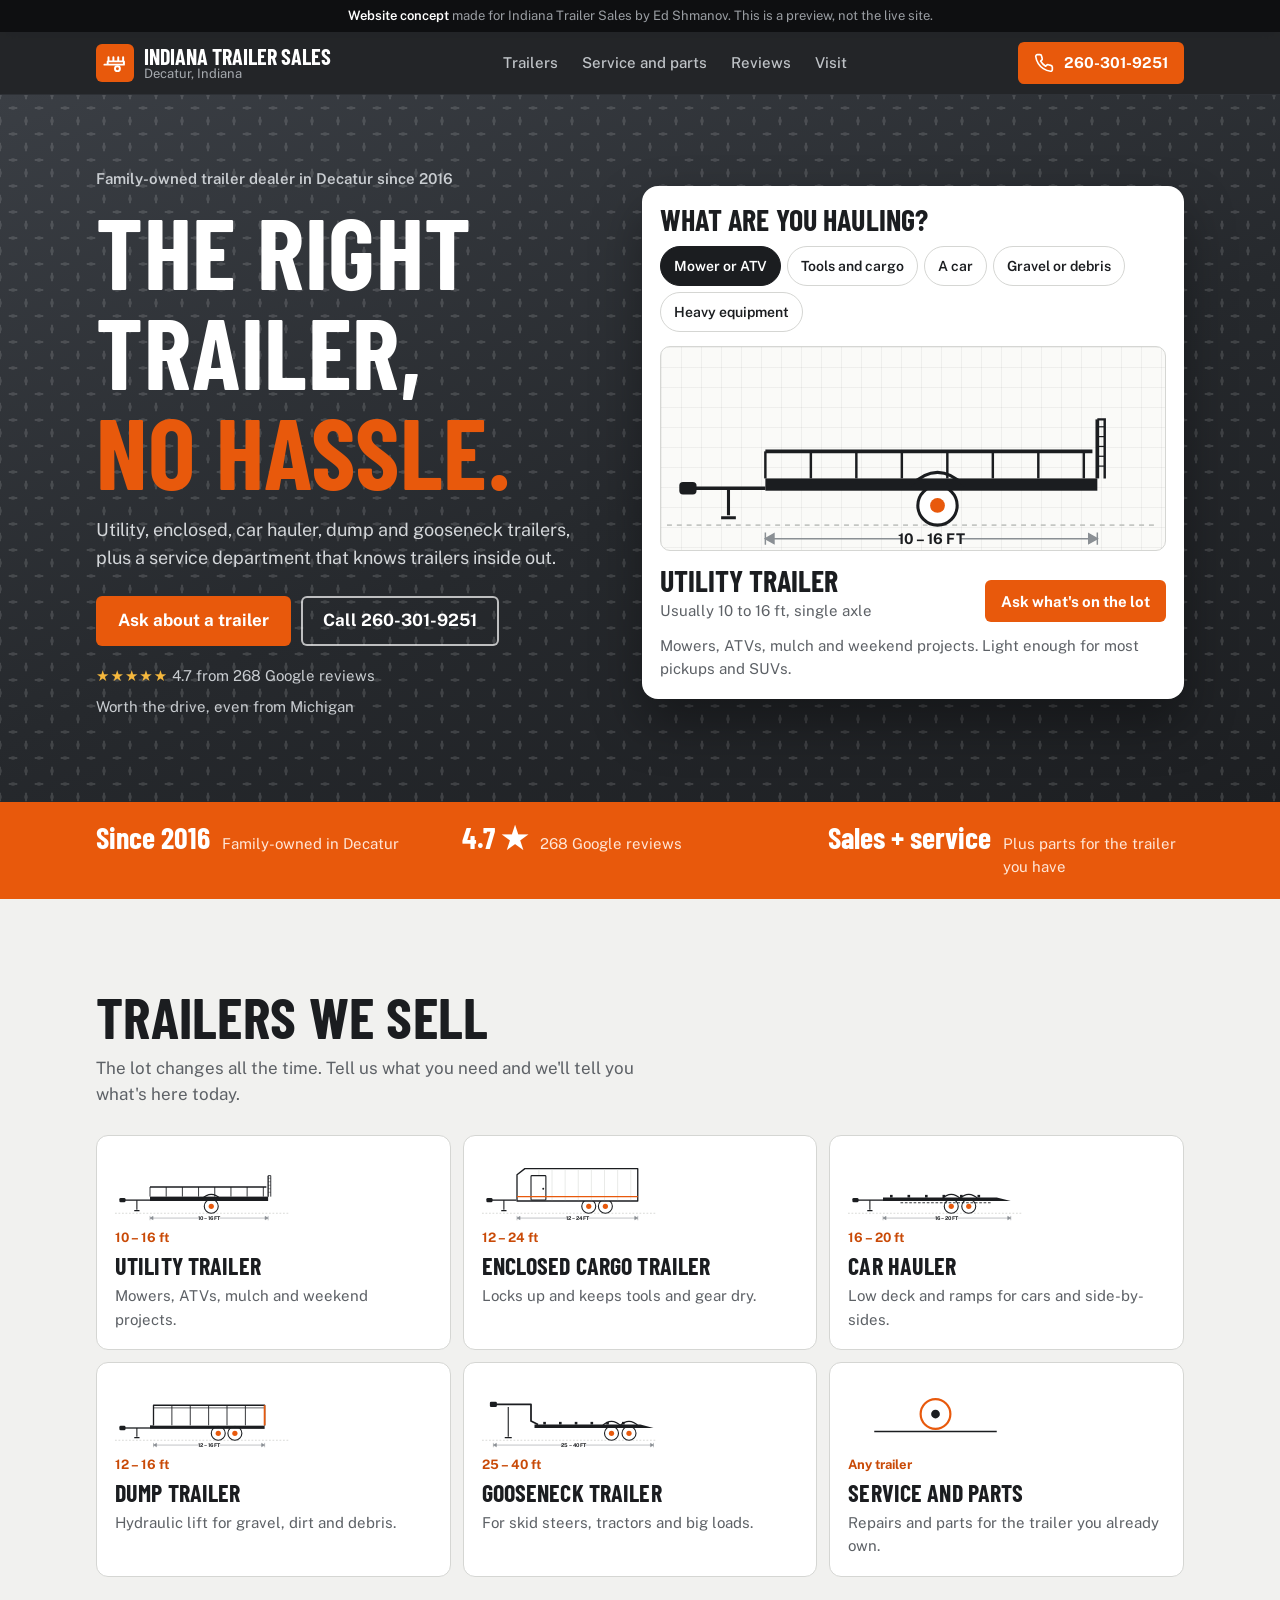
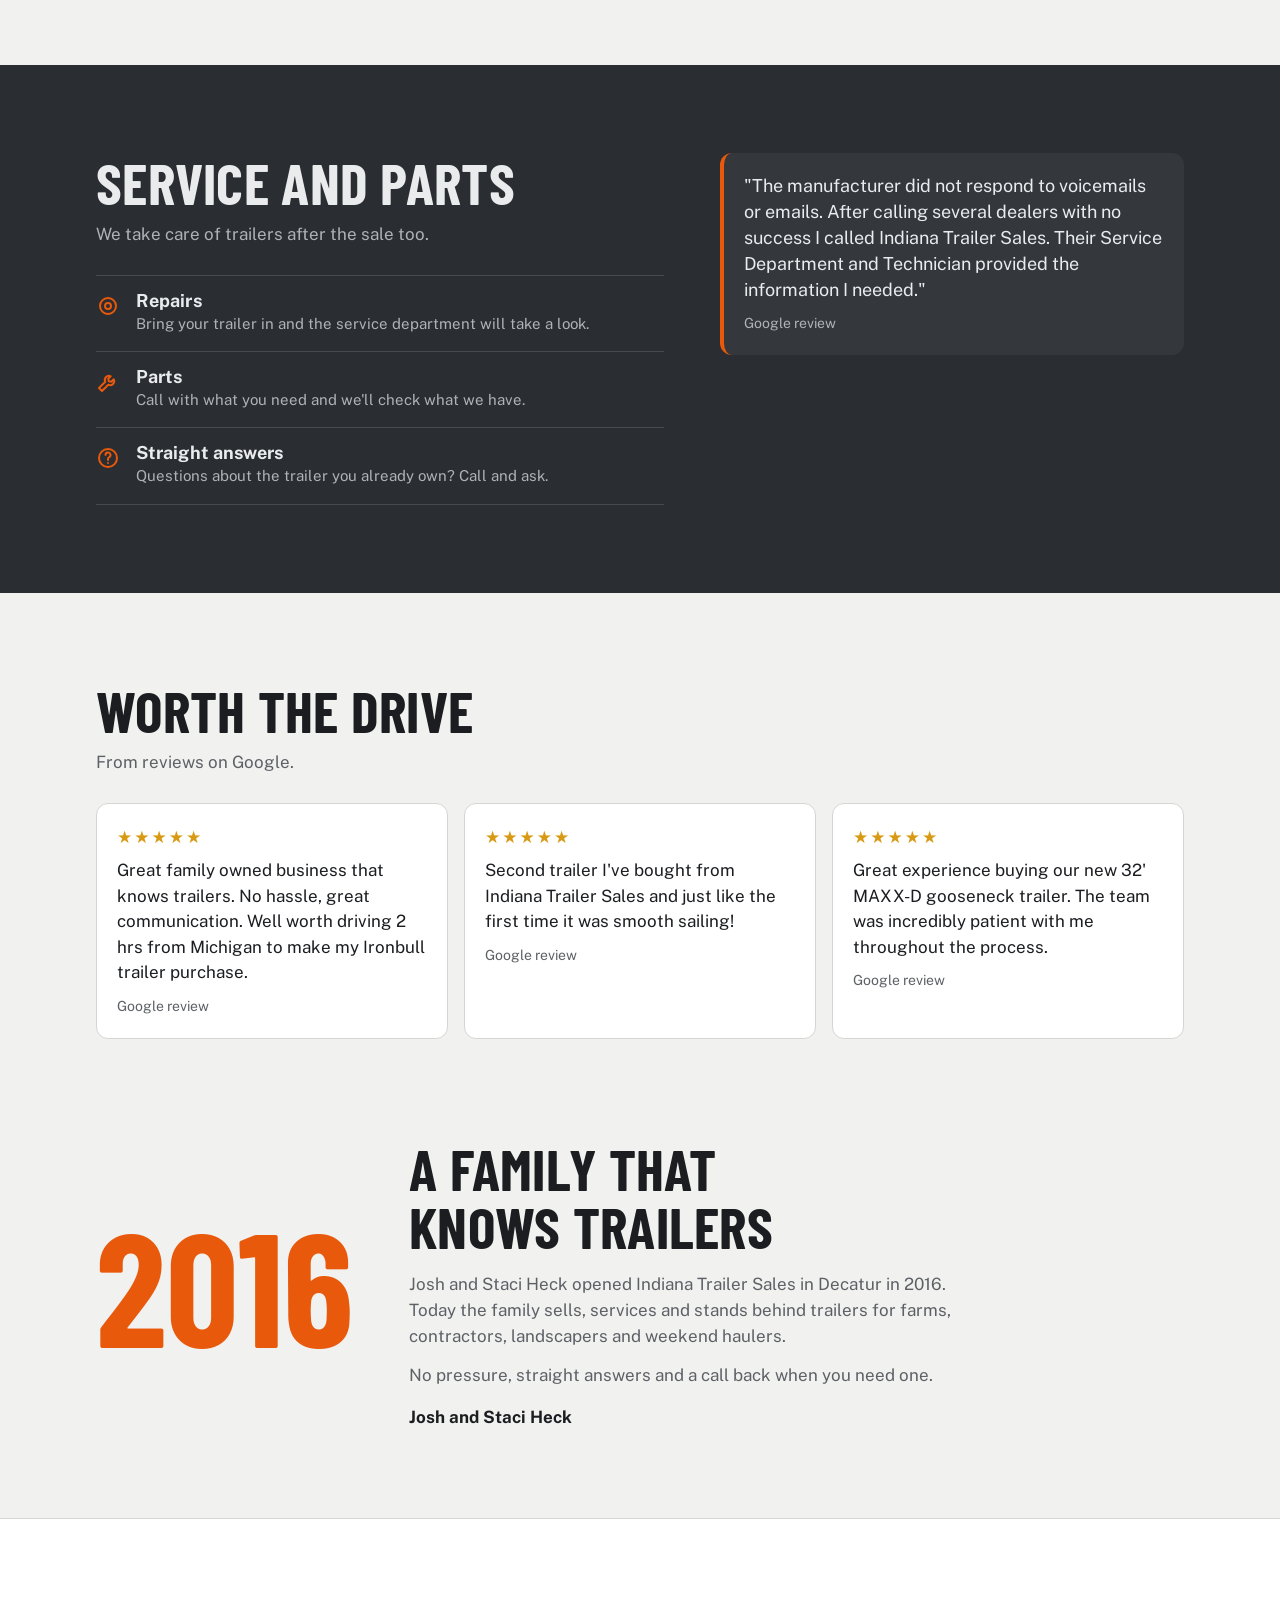
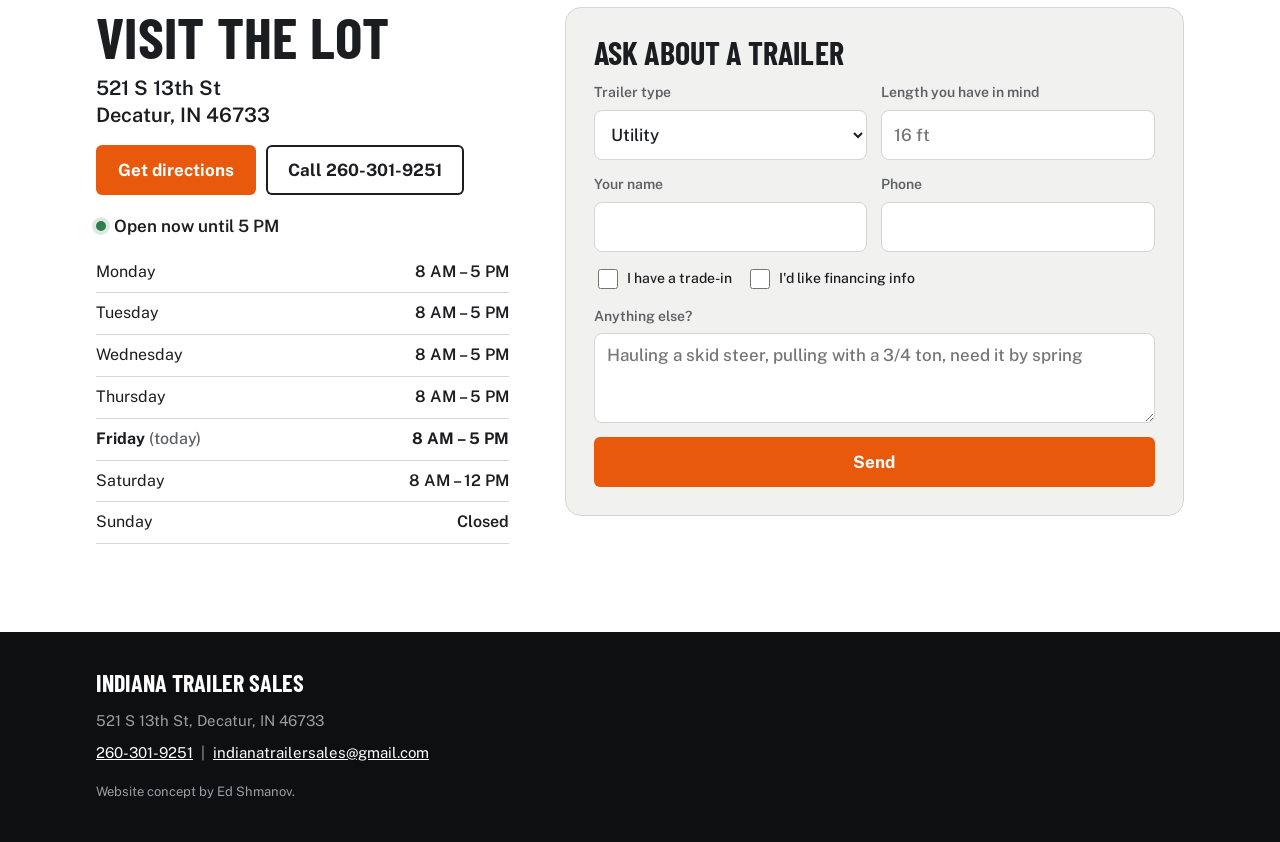
<file: demo/indiana-trailer-sales/index.html>
<!doctype html>
<html lang="en">
<head>
<meta charset="utf-8">
<meta name="viewport" content="width=device-width, initial-scale=1, viewport-fit=cover">
<title>Indiana Trailer Sales | Trailers, Service and Parts in Decatur, IN</title>
<meta name="description" content="Family-owned trailer dealer in Decatur, Indiana since 2016. Utility, enclosed, car hauler, dump and gooseneck trailers, plus service and parts. Call 260-301-9251.">
<meta name="theme-color" content="#1B1D20">
<meta name="robots" content="noindex, nofollow">
<style>@font-face{font-family:'Barlow Condensed';font-style:normal;font-weight:700;font-display:swap;src:url([data-uri]) format('woff2')}@font-face{font-family:'Public Sans';font-style:normal;font-weight:400;font-display:swap;src:url([data-uri]) format('woff2')}@font-face{font-family:'Public Sans';font-style:normal;font-weight:500;font-display:swap;src:url([data-uri]) format('woff2')}@font-face{font-family:'Public Sans';font-style:normal;font-weight:600;font-display:swap;src:url([data-uri]) format('woff2')}@font-face{font-family:'Public Sans';font-style:normal;font-weight:700;font-display:swap;src:url([data-uri]) format('woff2')}</style>
<style>
  /* Layout: diamond-plate hero with a "what are you hauling?" picker; the answer is drawn as a clean technical side view of the trailer with a length dimension, like a spec sheet. */
  :root{
    --bg:#F1F1EF;
    --surface:#FFFFFF;
    --ink:#1B1D20;
    --muted:#5D6166;
    --line:#D5D6D3;
    --steel:#2A2D31;
    --steel-2:#34383D;
    --orange:#E8590C;
    --orange-dark:#C94A07;
    --ok:#2E7D4F;
    --radius:12px;
    --gutter:16px;
    --display:"Barlow Condensed","Arial Narrow",sans-serif;
    --text:"Public Sans",system-ui,-apple-system,sans-serif;
  }
  *{box-sizing:border-box}
  [hidden]{display:none!important}
  html{scroll-behavior:smooth;-webkit-text-size-adjust:100%}
  @media (prefers-reduced-motion: reduce){html{scroll-behavior:auto}*{transition:none!important}}
  body{margin:0;background:var(--bg);color:var(--ink);font-family:var(--text);font-size:17px;line-height:1.55;-webkit-font-smoothing:antialiased}
  a{color:inherit}
  :focus-visible{outline:3px solid var(--orange);outline-offset:2px;border-radius:6px}
  .wrap{max-width:1120px;margin:0 auto;padding:0 var(--gutter)}
  h1,h2,h3{margin:0;font-family:var(--display);font-weight:700;line-height:1;text-transform:uppercase;letter-spacing:.005em;text-wrap:balance}
  h2{font-size:clamp(38px,9vw,58px)}
  h3{font-size:24px}
  p{margin:0}
  .lede{color:var(--muted);max-width:58ch}
  section{padding:64px 0}
  .head{display:grid;gap:10px;margin-bottom:28px}

  .concept{background:#0E0F11;color:#9A9EA3;font-size:13px;text-align:center;padding:7px var(--gutter);line-height:1.35}
  .concept strong{color:#fff;font-weight:600}

  .btn{display:inline-flex;align-items:center;justify-content:center;gap:10px;min-height:50px;padding:13px 22px;border-radius:6px;border:0;font:700 17px/1 var(--text);text-decoration:none;cursor:pointer;white-space:nowrap}
  .btn svg{width:20px;height:20px;flex:none}
  .btn-orange{background:var(--orange);color:#fff}
  .btn-orange:hover{background:var(--orange-dark)}
  .btn-ghost{background:transparent;color:#fff;box-shadow:inset 0 0 0 2px rgba(255,255,255,.7)}
  .btn-ghost:hover{background:rgba(255,255,255,.08)}
  .btn-line{background:transparent;color:var(--ink);box-shadow:inset 0 0 0 2px var(--ink)}
  .btn-sm{min-height:42px;padding:10px 16px;font-size:15px}

  header.top{position:sticky;top:0;z-index:20;background:rgba(27,29,32,.96);-webkit-backdrop-filter:blur(8px);backdrop-filter:blur(8px);border-bottom:1px solid #2E3136;color:#fff}
  header.top .wrap{display:flex;align-items:center;justify-content:space-between;gap:12px;height:62px}
  .brand{display:flex;align-items:center;gap:10px;text-decoration:none;min-width:0}
  .badge{width:38px;height:38px;border-radius:6px;background:var(--orange);display:grid;place-items:center;flex:none}
  .badge svg{width:26px;height:26px}
  .brand-text{display:flex;flex-direction:column;line-height:1.02;min-width:0}
  .brand-text b{font-family:var(--display);font-weight:700;font-size:22px;text-transform:uppercase;white-space:nowrap}
  .brand-text span{font-size:13px;color:#A7ABB0;white-space:nowrap}
  nav.links{display:none;gap:24px;font-size:15px;font-weight:500}
  nav.links a{text-decoration:none;color:#BFC3C7}
  nav.links a:hover{color:#fff}
  .num-long{display:none}

  /* hero: diamond plate */
  .hero{color:#fff;background:
      radial-gradient(ellipse 7px 2.4px at 50% 50%,rgba(255,255,255,.13) 60%,transparent 70%) 0 0/26px 26px,
      radial-gradient(ellipse 2.4px 7px at 50% 50%,rgba(255,255,255,.13) 60%,transparent 70%) 13px 13px/26px 26px,
      linear-gradient(160deg,#3A3E44 0%,#26292D 55%,#1D1F22 100%)}
  .hero .wrap{display:grid;gap:30px;padding-top:40px;padding-bottom:56px}
  .kicker{font-size:15px;font-weight:600;color:#C9CDD1}
  .hero h1{font-size:clamp(54px,15vw,100px);margin-top:10px}
  .hero h1 span{color:var(--orange)}
  .hero .sub{margin-top:16px;font-size:18px;color:#D3D6D9;max-width:44ch}
  .ctas{display:flex;flex-wrap:wrap;gap:10px;margin-top:24px}
  .proof{display:flex;flex-wrap:wrap;align-items:center;gap:8px 16px;margin-top:18px;font-size:15px;color:#C9CDD1}
  .proof b{color:#F5B83D;letter-spacing:1px}

  .picker{background:var(--surface);color:var(--ink);border-radius:16px;padding:18px;box-shadow:0 24px 50px rgba(0,0,0,.35)}
  .picker h2{font-size:30px}
  .loads{display:flex;flex-wrap:wrap;gap:6px;margin-top:12px}
  .loads button{min-height:40px;padding:7px 13px;border-radius:999px;border:1.5px solid var(--line);background:#fff;font:600 14px var(--text);color:var(--ink);cursor:pointer}
  .loads button[aria-pressed="true"]{background:var(--ink);border-color:var(--ink);color:#fff}
  .draw{margin-top:14px;border-radius:10px;background:
      linear-gradient(rgba(27,29,32,.05) 1px,transparent 1px) 0 0/20px 20px,
      linear-gradient(90deg,rgba(27,29,32,.05) 1px,transparent 1px) 0 0/20px 20px,#FAFAF8;border:1px solid var(--line);padding:6px 6px 0}
  .draw svg{display:block;width:100%;height:auto}
  .rec{display:flex;flex-wrap:wrap;justify-content:space-between;align-items:flex-end;gap:12px;margin-top:14px}
  .rec .type{font-family:var(--display);font-weight:700;font-size:30px;text-transform:uppercase;line-height:1}
  .rec .size{font-size:15px;color:var(--muted);margin-top:4px}
  .rec p.why{flex-basis:100%;color:var(--muted);font-size:15px}

  /* band */
  .band{background:var(--orange);color:#fff;padding:20px 0}
  .band ul{list-style:none;margin:0;padding:0;display:grid;gap:10px}
  .band li{display:flex;align-items:baseline;gap:12px}
  .band b{font-family:var(--display);font-size:30px;font-weight:700;line-height:1;white-space:nowrap}
  .band span{font-size:15px;color:#FFE6D6}

  /* types */
  .types{list-style:none;margin:0;padding:0;display:grid;gap:12px}
  .types li{background:var(--surface);border:1px solid var(--line);border-radius:var(--radius);padding:16px 18px 18px;display:grid;gap:6px;align-content:start}
  .types .mini{height:70px;display:flex;align-items:flex-end}
  .types .mini svg{height:100%;width:auto;max-width:100%}
  .types p{color:var(--muted);font-size:15px}
  .types .len{font-size:13px;font-weight:700;color:var(--orange-dark)}

  /* service */
  .service{background:var(--steel);color:#E9EBED}
  .service .lede{color:#AEB3B8}
  .service .wrap{display:grid;gap:30px}
  .svc-list{list-style:none;margin:0;padding:0;border-top:1px solid #454A50}
  .svc-list li{display:grid;grid-template-columns:28px 1fr;gap:12px;padding:16px 0;border-bottom:1px solid #454A50}
  .svc-list svg{width:24px;height:24px;stroke:var(--orange);fill:none;stroke-width:2;stroke-linecap:round;stroke-linejoin:round;margin-top:2px}
  .svc-list p{color:#AEB3B8;font-size:15px;margin-top:2px}
  .svc-list h3{font-family:var(--text);text-transform:none;font-size:18px;font-weight:700}
  .callout{background:var(--steel-2);border-radius:var(--radius);padding:20px;border-left:4px solid var(--orange)}
  .callout p{font-size:18px;line-height:1.45;color:#E9EBED}
  .callout small{display:block;margin-top:10px;color:#AEB3B8;font-size:14px}

  /* reviews */
  .quotes{display:grid;gap:16px}
  .quotes figure{margin:0;background:var(--surface);border:1px solid var(--line);border-radius:var(--radius);padding:20px}
  .quotes .stars{color:#D89A12;letter-spacing:2px;margin-bottom:8px}
  .quotes blockquote{margin:0;font-size:17px;line-height:1.5}
  .quotes figcaption{margin-top:10px;font-size:14px;color:var(--muted)}

  /* about */
  .about .wrap{display:grid;gap:24px}
  .since{font-family:var(--display);font-weight:700;font-size:clamp(90px,26vw,160px);line-height:.8;color:var(--orange)}
  .about p.lede+p.lede{margin-top:12px}
  .about .sig{margin-top:16px;font-weight:700}

  /* ask form + visit */
  .ask{background:var(--surface);border-top:1px solid var(--line)}
  .ask .wrap{display:grid;gap:34px}
  .addr{font-size:20px;font-weight:600;line-height:1.35;margin-top:10px}
  .btns{display:flex;flex-wrap:wrap;gap:10px;margin-top:16px}
  .status{display:inline-flex;align-items:center;gap:8px;margin-top:18px;font-weight:600}
  .status i{width:10px;height:10px;border-radius:50%;background:var(--muted)}
  .status.open i{background:var(--ok);box-shadow:0 0 0 4px rgba(46,125,79,.16)}
  .hours{width:100%;border-collapse:collapse;font-size:16px;margin-top:12px}
  .hours td{padding:8px 0;border-bottom:1px solid var(--line)}
  .hours td:last-child{text-align:right;font-weight:600}
  .hours tr.today td{font-weight:700}
  .hours tr.today td:first-child::after{content:" (today)";font-weight:500;color:var(--muted)}
  form.q{display:grid;gap:14px;background:var(--bg);border:1px solid var(--line);border-radius:16px;padding:20px}
  form.q h3{font-size:32px}
  form.q label{display:grid;gap:6px;font-size:14px;font-weight:600;color:var(--muted)}
  input,select,textarea{font:500 17px var(--text);color:var(--ink);background:#fff;border:1.5px solid var(--line);border-radius:8px;padding:11px 12px;min-height:50px;width:100%}
  input:focus,select:focus,textarea:focus{outline:none;border-color:var(--orange)}
  input[aria-invalid="true"]{border-color:#C2493A}
  textarea{min-height:90px;resize:vertical}
  .checks{display:flex;flex-wrap:wrap;gap:14px}
  .checks label{display:flex !important;align-items:center;gap:8px;font-weight:500 !important;color:var(--ink) !important}
  .checks input{width:20px;height:20px;min-height:0;accent-color:var(--orange)}
  .err{color:#B23B2C;font-size:14px;font-weight:600}
  .done{background:#fff;border:1px solid var(--line);border-radius:8px;padding:16px}
  .done b{display:block}
  .done small{color:var(--muted);font-size:14px}

  footer{background:#0E0F11;color:#9A9EA3;padding:32px 0 calc(110px + env(safe-area-inset-bottom));font-size:15px}
  footer .wrap{display:grid;gap:8px}
  footer b{font-family:var(--display);font-size:24px;color:#fff;text-transform:uppercase}
  footer a{color:#fff}
  footer .small{font-size:13px;margin-top:10px}

  .bar{position:fixed;left:0;right:0;bottom:0;z-index:30;display:grid;grid-template-columns:1fr 1fr;gap:10px;padding:10px var(--gutter) calc(10px + env(safe-area-inset-bottom));background:rgba(255,255,255,.97);border-top:1px solid var(--line)}
  .bar .btn{width:100%}

  @media (min-width:640px){
    .band ul{grid-template-columns:repeat(3,1fr)}
    .types{grid-template-columns:repeat(2,1fr)}
    .quotes{grid-template-columns:repeat(3,1fr)}
  }
  @media (min-width:900px){
    .bar{display:none}
    footer{padding-bottom:40px}
    nav.links{display:flex}
    .num-short{display:none}.num-long{display:inline}
    section{padding:88px 0}
    .hero .wrap{grid-template-columns:.95fr 1.05fr;align-items:center;gap:56px;padding-top:72px;padding-bottom:84px}
    .types{grid-template-columns:repeat(3,1fr)}
    .service .wrap{grid-template-columns:1.1fr .9fr;gap:56px;align-items:start}
    .about .wrap{grid-template-columns:auto 1fr;gap:56px;align-items:center}
    .ask .wrap{grid-template-columns:.8fr 1.2fr;gap:56px;align-items:start}
    form.q{grid-template-columns:1fr 1fr;padding:28px}
    form.q .full{grid-column:1/-1}
  }
</style>
</head>
<body>

<div class="concept"><strong>Website concept</strong> made for Indiana Trailer Sales by Ed Shmanov. This is a preview, not the live site.</div>

<header class="top">
  <div class="wrap">
    <a class="brand" href="#top" aria-label="Indiana Trailer Sales home">
      <span class="badge" aria-hidden="true"><svg viewBox="0 0 32 32" fill="none" stroke="#fff" stroke-width="2.4" stroke-linecap="round" stroke-linejoin="round"><path d="M3 18h4M7 18h20v-4H7zM14 14V9M20 14V9M26 14V9M8 14V9"/><circle cx="19" cy="23" r="3"/></svg></span>
      <span class="brand-text"><b>Indiana Trailer Sales</b><span>Decatur, Indiana</span></span>
    </a>
    <nav class="links" aria-label="Main">
      <a href="#types">Trailers</a>
      <a href="#service">Service and parts</a>
      <a href="#reviews">Reviews</a>
      <a href="#visit">Visit</a>
    </nav>
    <a class="btn btn-orange btn-sm" href="tel:+12603019251" aria-label="Call 260-301-9251">
      <svg viewBox="0 0 24 24" fill="none" stroke="currentColor" stroke-width="2" stroke-linecap="round" stroke-linejoin="round" aria-hidden="true"><path d="M22 16.9v3a2 2 0 0 1-2.2 2 19.8 19.8 0 0 1-8.6-3.1 19.5 19.5 0 0 1-6-6A19.8 19.8 0 0 1 2.1 4.2 2 2 0 0 1 4.1 2h3a2 2 0 0 1 2 1.7c.1.9.4 1.8.7 2.7a2 2 0 0 1-.5 2.1L8 9.8a16 16 0 0 0 6 6l1.3-1.3a2 2 0 0 1 2.1-.4c.9.3 1.8.6 2.7.7a2 2 0 0 1 1.7 2z"/></svg>
      <span class="num-short">Call</span><span class="num-long">260-301-9251</span>
    </a>
  </div>
</header>

<main id="top">
  <div class="hero">
    <div class="wrap">
      <div>
        <p class="kicker">Family-owned trailer dealer in Decatur since 2016</p>
        <h1>The right trailer, <span>no hassle.</span></h1>
        <p class="sub">Utility, enclosed, car hauler, dump and gooseneck trailers, plus a service department that knows trailers inside out.</p>
        <div class="ctas">
          <a class="btn btn-orange" href="#ask">Ask about a trailer</a>
          <a class="btn btn-ghost" href="tel:+12603019251">Call 260-301-9251</a>
        </div>
        <div class="proof"><span><b aria-hidden="true">★★★★★</b> 4.7 from 268 Google reviews</span><span>Worth the drive, even from Michigan</span></div>
      </div>

      <div class="picker">
        <h2>What are you hauling?</h2>
        <div class="loads" role="group" aria-label="What are you hauling">
          <button type="button" data-k="utility" aria-pressed="true">Mower or ATV</button>
          <button type="button" data-k="enclosed" aria-pressed="false">Tools and cargo</button>
          <button type="button" data-k="car" aria-pressed="false">A car</button>
          <button type="button" data-k="dump" aria-pressed="false">Gravel or debris</button>
          <button type="button" data-k="goose" aria-pressed="false">Heavy equipment</button>
        </div>
        <div class="draw" id="draw" aria-hidden="true"></div>
        <div class="rec" aria-live="polite">
          <div><div class="type" id="rType">Utility trailer</div><div class="size" id="rSize">Usually 10 to 16 ft, single axle</div></div>
          <a class="btn btn-orange btn-sm" href="#ask" id="rAsk">Ask what's on the lot</a>
          <p class="why" id="rWhy">Mowers, ATVs, mulch and weekend projects. Light enough for most pickups and SUVs.</p>
        </div>
      </div>
    </div>
  </div>

  <div class="band">
    <div class="wrap">
      <ul>
        <li><b>Since 2016</b><span>Family-owned in Decatur</span></li>
        <li><b>4.7 ★</b><span>268 Google reviews</span></li>
        <li><b>Sales + service</b><span>Plus parts for the trailer you have</span></li>
      </ul>
    </div>
  </div>

  <section id="types">
    <div class="wrap">
      <div class="head">
        <h2>Trailers we sell</h2>
        <p class="lede">The lot changes all the time. Tell us what you need and we'll tell you what's here today.</p>
      </div>
      <ul class="types" id="typeList"></ul>
    </div>
  </section>

  <section class="service" id="service">
    <div class="wrap">
      <div>
        <div class="head">
          <h2>Service and parts</h2>
          <p class="lede">We take care of trailers after the sale too.</p>
        </div>
        <ul class="svc-list">
          <li><svg viewBox="0 0 24 24"><circle cx="12" cy="12" r="8"/><circle cx="12" cy="12" r="3"/></svg><div><h3>Repairs</h3><p>Bring your trailer in and the service department will take a look.</p></div></li>
          <li><svg viewBox="0 0 24 24"><path d="M14.7 6.3a4 4 0 0 0-5.4 5.4L3 18l3 3 6.3-6.3a4 4 0 0 0 5.4-5.4l-2.5 2.5-2.4-.6-.6-2.4z"/></svg><div><h3>Parts</h3><p>Call with what you need and we'll check what we have.</p></div></li>
          <li><svg viewBox="0 0 24 24"><circle cx="12" cy="12" r="9"/><path d="M9.5 9a2.5 2.5 0 1 1 3.5 2.3c-.6.3-1 .9-1 1.6V14M12 17h.01"/></svg><div><h3>Straight answers</h3><p>Questions about the trailer you already own? Call and ask.</p></div></li>
        </ul>
      </div>
      <div class="callout">
        <p>"The manufacturer did not respond to voicemails or emails. After calling several dealers with no success I called Indiana Trailer Sales. Their Service Department and Technician provided the information I needed."</p>
        <small>Google review</small>
      </div>
    </div>
  </section>

  <section id="reviews">
    <div class="wrap">
      <div class="head"><h2>Worth the drive</h2><p class="lede">From reviews on Google.</p></div>
      <div class="quotes">
        <figure><div class="stars" aria-hidden="true">★★★★★</div><blockquote>Great family owned business that knows trailers. No hassle, great communication. Well worth driving 2 hrs from Michigan to make my Ironbull trailer purchase.</blockquote><figcaption>Google review</figcaption></figure>
        <figure><div class="stars" aria-hidden="true">★★★★★</div><blockquote>Second trailer I've bought from Indiana Trailer Sales and just like the first time it was smooth sailing!</blockquote><figcaption>Google review</figcaption></figure>
        <figure><div class="stars" aria-hidden="true">★★★★★</div><blockquote>Great experience buying our new 32' MAXX-D gooseneck trailer. The team was incredibly patient with me throughout the process.</blockquote><figcaption>Google review</figcaption></figure>
      </div>
    </div>
  </section>

  <section class="about" id="about" style="padding-top:12px">
    <div class="wrap">
      <div class="since" aria-hidden="true">2016</div>
      <div style="max-width:620px">
        <h2>A family that knows trailers</h2>
        <p class="lede" style="margin-top:16px">Josh and Staci Heck opened Indiana Trailer Sales in Decatur in 2016. Today the family sells, services and stands behind trailers for farms, contractors, landscapers and weekend haulers.</p>
        <p class="lede">No pressure, straight answers and a call back when you need one.</p>
        <p class="sig">Josh and Staci Heck</p>
      </div>
    </div>
  </section>

  <section class="ask" id="visit">
    <div class="wrap">
      <div>
        <h2>Visit the lot</h2>
        <p class="addr">521 S 13th St<br>Decatur, IN 46733</p>
        <div class="btns">
          <a class="btn btn-orange" href="https://www.google.com/maps/search/?api=1&amp;query=Indiana+Trailer+Sales+521+S+13th+St+Decatur+IN" target="_blank" rel="noopener">Get directions</a>
          <a class="btn btn-line" href="tel:+12603019251">Call 260-301-9251</a>
        </div>
        <div class="status" id="status"><i></i><span>Open Monday to Saturday</span></div>
        <table class="hours" id="hours">
          <tr data-day="1"><td>Monday</td><td>8 AM – 5 PM</td></tr>
          <tr data-day="2"><td>Tuesday</td><td>8 AM – 5 PM</td></tr>
          <tr data-day="3"><td>Wednesday</td><td>8 AM – 5 PM</td></tr>
          <tr data-day="4"><td>Thursday</td><td>8 AM – 5 PM</td></tr>
          <tr data-day="5"><td>Friday</td><td>8 AM – 5 PM</td></tr>
          <tr data-day="6"><td>Saturday</td><td>8 AM – 12 PM</td></tr>
          <tr data-day="0"><td>Sunday</td><td>Closed</td></tr>
        </table>
      </div>
      <form class="q" id="ask" novalidate>
        <h3 class="full">Ask about a trailer</h3>
        <label>Trailer type
          <select id="qType" name="type"><option value="utility">Utility</option><option value="enclosed">Enclosed cargo</option><option value="car">Car hauler</option><option value="dump">Dump</option><option value="goose">Gooseneck</option><option value="service">Service or parts</option><option value="unsure">Not sure yet</option></select>
        </label>
        <label>Length you have in mind<input id="qLen" name="length" placeholder="16 ft"></label>
        <label>Your name<input id="qName" name="name" autocomplete="name"></label>
        <label>Phone<input id="qPhone" name="phone" type="tel" inputmode="tel" autocomplete="tel"></label>
        <div class="checks full"><label><input type="checkbox" id="qTrade"> I have a trade-in</label><label><input type="checkbox" id="qFin"> I'd like financing info</label></div>
        <label class="full">Anything else?<textarea id="qNotes" name="notes" placeholder="Hauling a skid steer, pulling with a 3/4 ton, need it by spring"></textarea></label>
        <p class="err full" id="qErr" role="alert" hidden>Add your name and phone so we can get back to you.</p>
        <button class="btn btn-orange full" type="submit">Send</button>
        <div class="done full" id="qDone" role="status" hidden><b>Sent. We'll call you back during business hours.</b><small>Concept preview: this form isn't connected yet. On the live site, questions go straight to your email and phone.</small></div>
      </form>
    </div>
  </section>
</main>

<footer>
  <div class="wrap">
    <b>Indiana Trailer Sales</b>
    <span>521 S 13th St, Decatur, IN 46733</span>
    <span><a href="tel:+12603019251">260-301-9251</a> &nbsp;|&nbsp; <a href="mailto:indianatrailersales@gmail.com">indianatrailersales@gmail.com</a></span>
    <span class="small">Website concept by Ed Shmanov.</span>
  </div>
</footer>

<div class="bar">
  <a class="btn btn-line" href="tel:+12603019251">Call now</a>
  <a class="btn btn-orange" href="#ask">Ask about a trailer</a>
</div>

<script>
(function(){
  // ---------- technical side-view drawings ----------
  var INK='#1B1D20', OR='#E8590C';
  function wheel(cx){return '<circle cx="'+cx+'" cy="124" r="16" fill="#fff" stroke="'+INK+'" stroke-width="2.5"/><circle cx="'+cx+'" cy="124" r="6" fill="'+OR+'"/>';}
  function fender(cx){return '<path d="M'+(cx-22)+' 108 Q'+cx+' 86 '+(cx+22)+' 108" fill="none" stroke="'+INK+'" stroke-width="2.5"/>';}
  function tongue(x0,x1,y){return '<path d="M'+x0+' '+y+'H'+x1+'" stroke="'+INK+'" stroke-width="3"/><rect x="'+(x0-10)+'" y="'+(y-5)+'" width="14" height="10" rx="3" fill="'+INK+'"/><path d="M'+(x0+30)+' '+y+'V132M'+(x0+24)+' 134h12" stroke="'+INK+'" stroke-width="2.5"/>';}
  function dim(x0,x1,label){
    var m=(x0+x1)/2;
    return '<g stroke="#8A8F94" stroke-width="1.2"><path d="M'+x0+' 146V156M'+x1+' 146V156M'+x0+' 151H'+(m-24)+'M'+(m+24)+' 151H'+x1+'"/><path d="M'+x0+' 151l7-4v8zM'+x1+' 151l-7-4v8z" fill="#8A8F94"/></g>'+
      '<text x="'+m+'" y="155" text-anchor="middle" font-family="Public Sans,system-ui,sans-serif" font-size="12" font-weight="700" fill="'+INK+'">'+label+'</text>';
  }
  var ground='<path d="M0 140H400" stroke="#C4C6C3" stroke-width="1.5" stroke-dasharray="4 4"/>';
  var draw={
    utility:function(){var s=wheel(220)+tongue(20,80,110)+'<rect x="80" y="102" width="270" height="10" fill="'+INK+'"/>';
      s+='<path d="M80 80H346" stroke="'+INK+'" stroke-width="3"/>';for(var x=80;x<=340;x+=37)s+='<path d="M'+x+' 80V102" stroke="'+INK+'" stroke-width="2"/>';
      s+='<path d="M350 102V54" stroke="'+INK+'" stroke-width="3"/><path d="M350 54h6v48" stroke="'+INK+'" stroke-width="2" fill="none"/>';for(var y=60;y<100;y+=8)s+='<path d="M350 '+y+'h6" stroke="'+INK+'" stroke-width="1"/>';
      return s+fender(220)+dim(80,350,'10 – 16 FT');},
    enclosed:function(){var s=wheel(244)+wheel(282)+tongue(20,78,110)+'<path d="M80 112V52L98 38H356V112Z" fill="#fff" stroke="'+INK+'" stroke-width="3" stroke-linejoin="round"/>';
      for(var x=130;x<350;x+=30)s+='<path d="M'+x+' 40V110" stroke="#D5D6D3" stroke-width="1.2"/>';
      s+='<rect x="112" y="54" width="34" height="56" rx="2" fill="#fff" stroke="'+INK+'" stroke-width="2.5"/><circle cx="140" cy="84" r="2.2" fill="'+INK+'"/>';
      s+='<path d="M80 102H356" stroke="'+OR+'" stroke-width="3"/>';
      return s+dim(80,356,'12 – 24 FT');},
    car:function(){var s=wheel(236)+wheel(276)+tongue(20,80,110)+'<path d="M80 104H340L372 112H80Z" fill="'+INK+'"/>';
      for(var x=96;x<330;x+=40)s+='<rect x="'+x+'" y="98" width="6" height="6" fill="'+INK+'"/>';
      s+='<path d="M120 116H330" stroke="'+INK+'" stroke-width="2" stroke-dasharray="6 4"/>';
      return s+fender(236)+fender(276)+dim(80,372,'16 – 20 FT');},
    dump:function(){var s=wheel(236)+wheel(274)+tongue(20,80,112)+'<rect x="80" y="106" width="262" height="8" fill="'+INK+'"/>';
      s+='<path d="M88 106V60H342V106" fill="#fff" stroke="'+INK+'" stroke-width="3" stroke-linejoin="round"/><path d="M88 66H342" stroke="'+INK+'" stroke-width="1.5"/>';
      for(var x=130;x<340;x+=42)s+='<path d="M'+x+' 60V106" stroke="'+INK+'" stroke-width="2"/>';
      s+='<path d="M342 60V106" stroke="'+OR+'" stroke-width="4"/>';
      return s+dim(88,342,'12 – 16 FT');},
    goose:function(){var s=wheel(296)+wheel(336)+'<rect x="18" y="52" width="16" height="12" rx="3" fill="'+INK+'"/>';
      s+='<path d="M26 64V58H112V96L128 104" fill="none" stroke="'+INK+'" stroke-width="4" stroke-linejoin="round"/><path d="M60 64V132M52 134h16" stroke="'+INK+'" stroke-width="2.5"/>';
      s+='<path d="M120 104H362L392 112H120Z" fill="'+INK+'"/>';
      for(var x=140;x<350;x+=36)s+='<rect x="'+x+'" y="98" width="6" height="6" fill="'+INK+'"/>';
      return s+fender(296)+fender(336)+dim(26,392,'25 – 40 FT');}
  };
  function svg(k){return '<svg viewBox="0 0 400 160">'+ground+draw[k]()+'</svg>';}
  var info={
    utility:{t:'Utility trailer',s:'Usually 10 to 16 ft, single axle',w:'Mowers, ATVs, mulch and weekend projects. Light enough for most pickups and SUVs.',d:'Mowers, ATVs, mulch and weekend projects.',l:'10 – 16 ft'},
    enclosed:{t:'Enclosed cargo trailer',s:'Usually 12 to 24 ft, single or tandem axle',w:'Locks up and keeps tools, stock and gear dry. A favorite of contractors and anyone moving.',d:'Locks up and keeps tools and gear dry.',l:'12 – 24 ft'},
    car:{t:'Car hauler',s:'Usually 16 to 20 ft, tandem axle',w:'Low deck, dovetail and ramps for loading cars, side-by-sides and small equipment.',d:'Low deck and ramps for cars and side-by-sides.',l:'16 – 20 ft'},
    dump:{t:'Dump trailer',s:'Usually 12 to 16 ft, tandem axle',w:'Hydraulic lift for gravel, mulch, dirt and demo debris. Unload in seconds instead of shoveling.',d:'Hydraulic lift for gravel, dirt and debris.',l:'12 – 16 ft'},
    goose:{t:'Gooseneck trailer',s:'Usually 25 to 40 ft, heavy duty',w:'For skid steers, tractors and big loads. Needs a truck with a gooseneck hitch, so ask us if you are not sure.',d:'For skid steers, tractors and big loads.',l:'25 – 40 ft'}
  };
  var btns=[].slice.call(document.querySelectorAll('.loads button'));
  function pick(k){
    btns.forEach(function(b){b.setAttribute('aria-pressed',b.dataset.k===k?'true':'false')});
    document.getElementById('draw').innerHTML=svg(k);
    document.getElementById('rType').textContent=info[k].t;
    document.getElementById('rSize').textContent=info[k].s;
    document.getElementById('rWhy').textContent=info[k].w;
    document.getElementById('rAsk').dataset.k=k;
  }
  btns.forEach(function(b){b.addEventListener('click',function(){pick(b.dataset.k)})});
  pick('utility');
  document.getElementById('rAsk').addEventListener('click',function(){document.getElementById('qType').value=this.dataset.k});
  document.getElementById('typeList').innerHTML=Object.keys(info).map(function(k){
    return '<li><div class="mini" aria-hidden="true">'+svg(k)+'</div><span class="len">'+info[k].l+'</span><h3>'+info[k].t+'</h3><p>'+info[k].d+'</p></li>';
  }).join('')+'<li><div class="mini" aria-hidden="true"><svg viewBox="0 0 400 160"><path d="M60 120H340" stroke="#1B1D20" stroke-width="3"/><circle cx="200" cy="80" r="34" fill="none" stroke="#E8590C" stroke-width="5"/><circle cx="200" cy="80" r="10" fill="#1B1D20"/></svg></div><span class="len">Any trailer</span><h3>Service and parts</h3><p>Repairs and parts for the trailer you already own.</p></li>';

  // ---------- open now (Indiana time) ----------
  var hours=[null,[8,17],[8,17],[8,17],[8,17],[8,17],[8,12]];
  var names=['Sunday','Monday','Tuesday','Wednesday','Thursday','Friday','Saturday'];
  function fmt(h){return (h%12||12)+' '+(h>=12?'PM':'AM');}
  var now=new Date(new Date().toLocaleString('en-US',{timeZone:'America/Indiana/Indianapolis'}));
  var d=now.getDay(), hr=now.getHours()+now.getMinutes()/60, t=hours[d];
  var row=document.querySelector('#hours tr[data-day="'+d+'"]'); if(row) row.className='today';
  var st=document.getElementById('status'), label=st.querySelector('span');
  if(t&&hr>=t[0]&&hr<t[1]){st.classList.add('open');label.textContent='Open now until '+fmt(t[1]);}
  else if(t&&hr<t[0]){label.textContent='Closed now. Opens today at '+fmt(t[0]);}
  else{var n=d,k=0;do{n=(n+1)%7;k++}while(!hours[n]&&k<7);label.textContent='Closed now. Opens '+(k===1?'tomorrow':names[n])+' at '+fmt(hours[n][0]);}

  // ---------- ask form (concept: not connected) ----------
  var f=document.getElementById('ask'), err=document.getElementById('qErr'), done=document.getElementById('qDone');
  f.addEventListener('submit',function(e){
    e.preventDefault();
    var req=[document.getElementById('qName'),document.getElementById('qPhone')];
    var missing=req.filter(function(i){return !i.value.trim()});
    req.forEach(function(i){i.setAttribute('aria-invalid',missing.indexOf(i)>-1?'true':'false')});
    if(missing.length){err.hidden=false;missing[0].focus();return;}
    err.hidden=true;done.hidden=false;
  });
})();
</script>
</body>
</html>
</file>
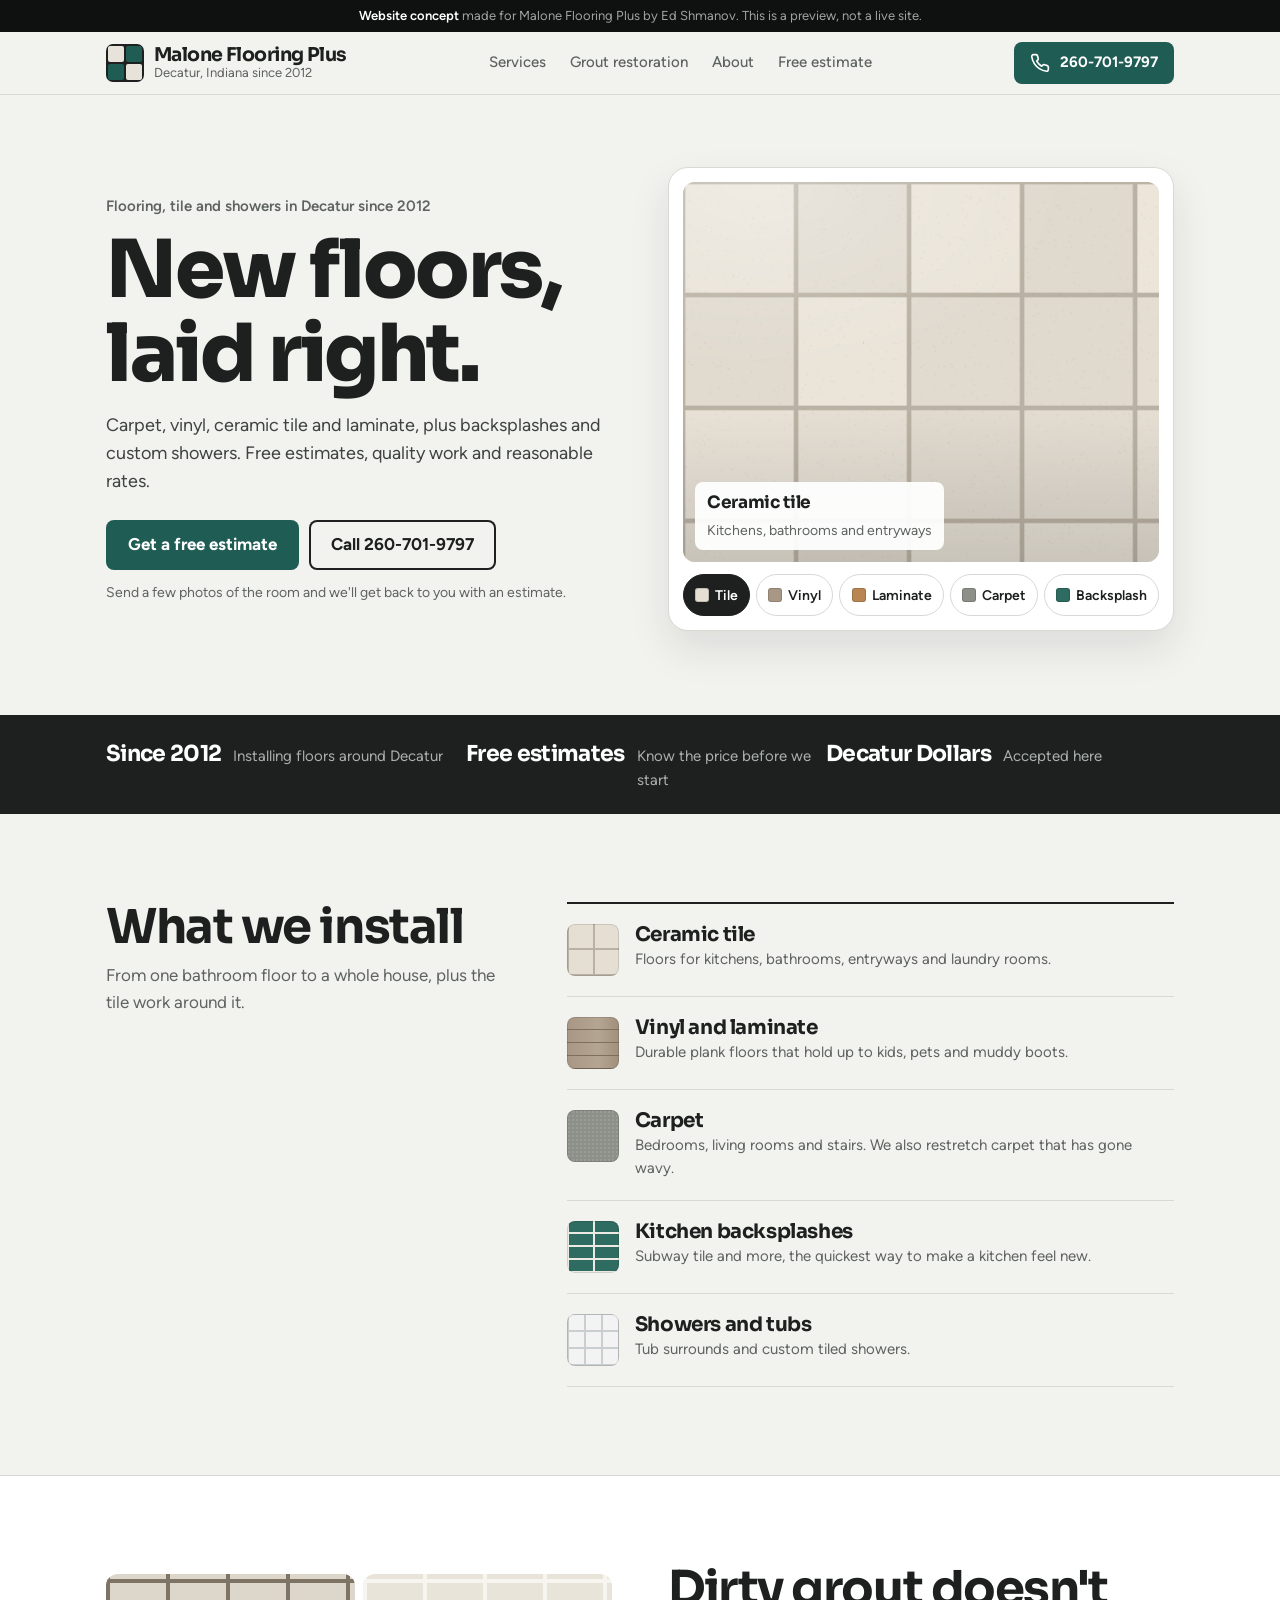
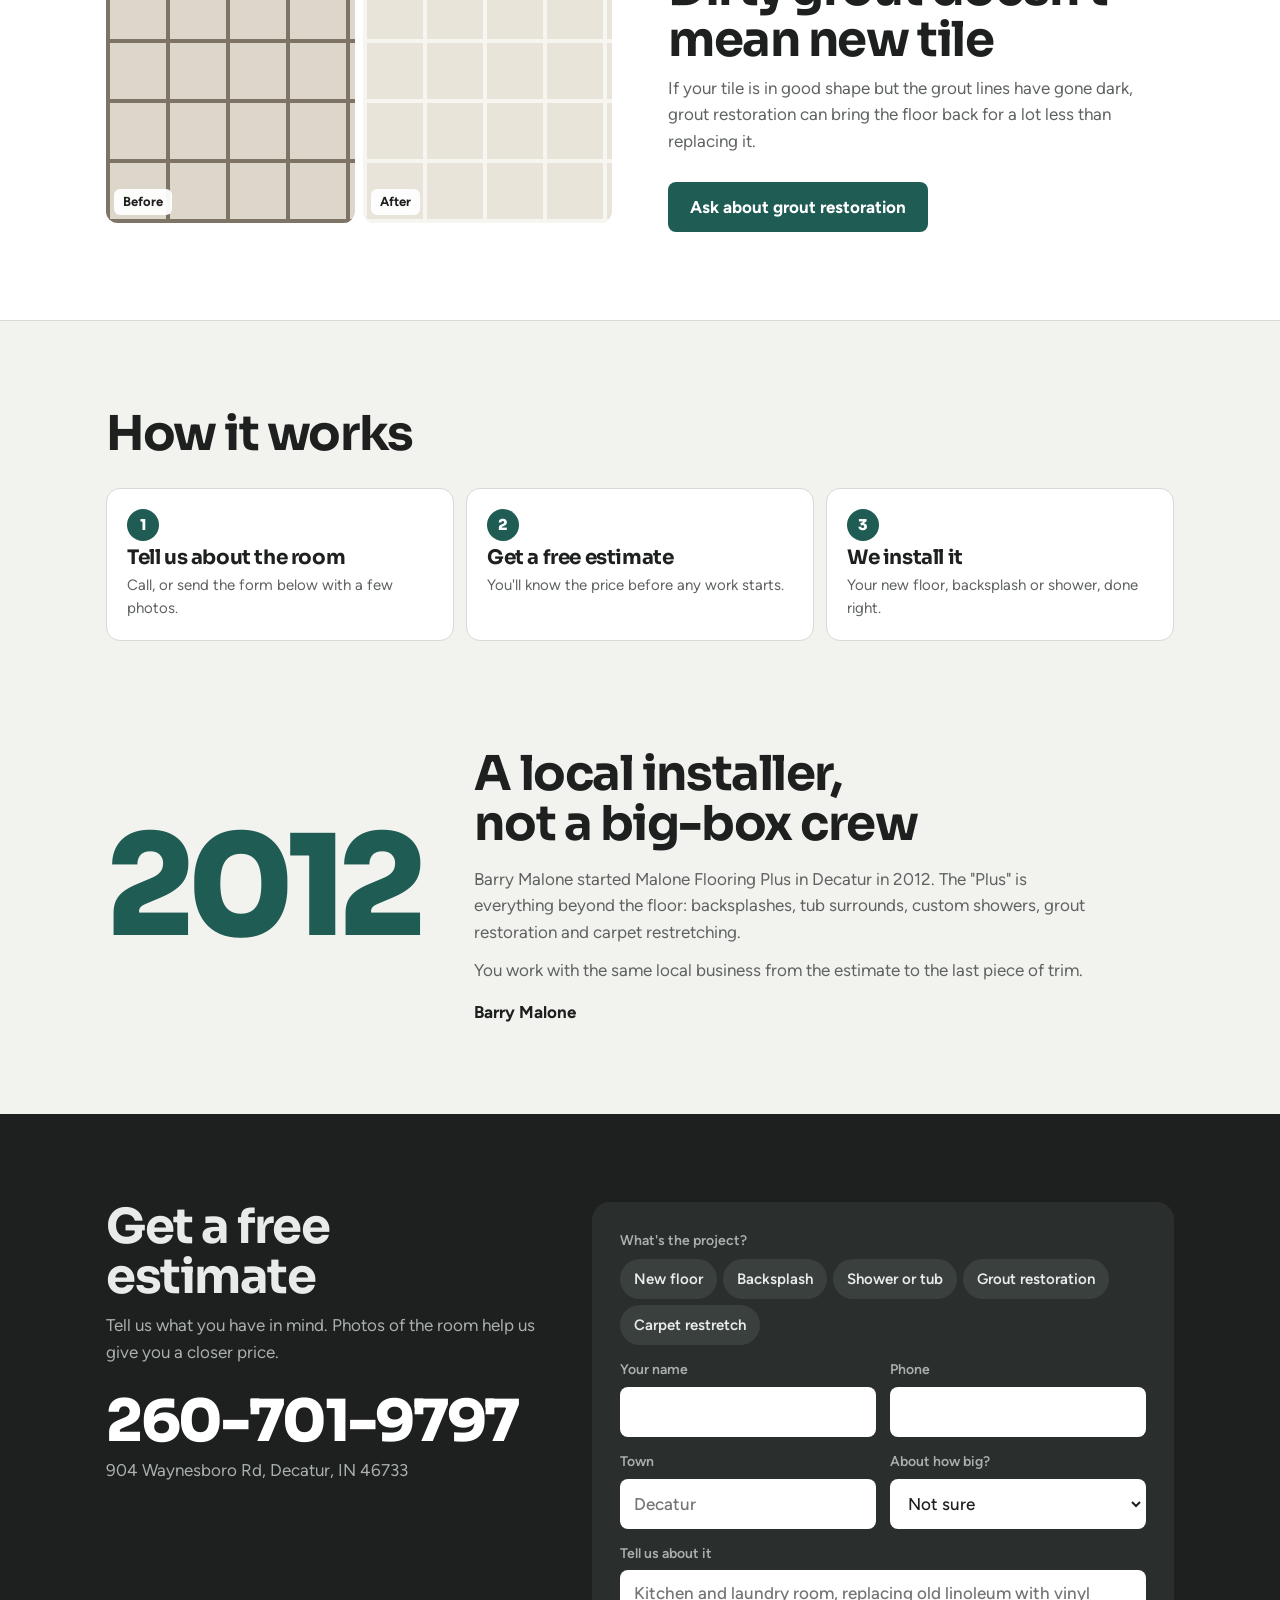
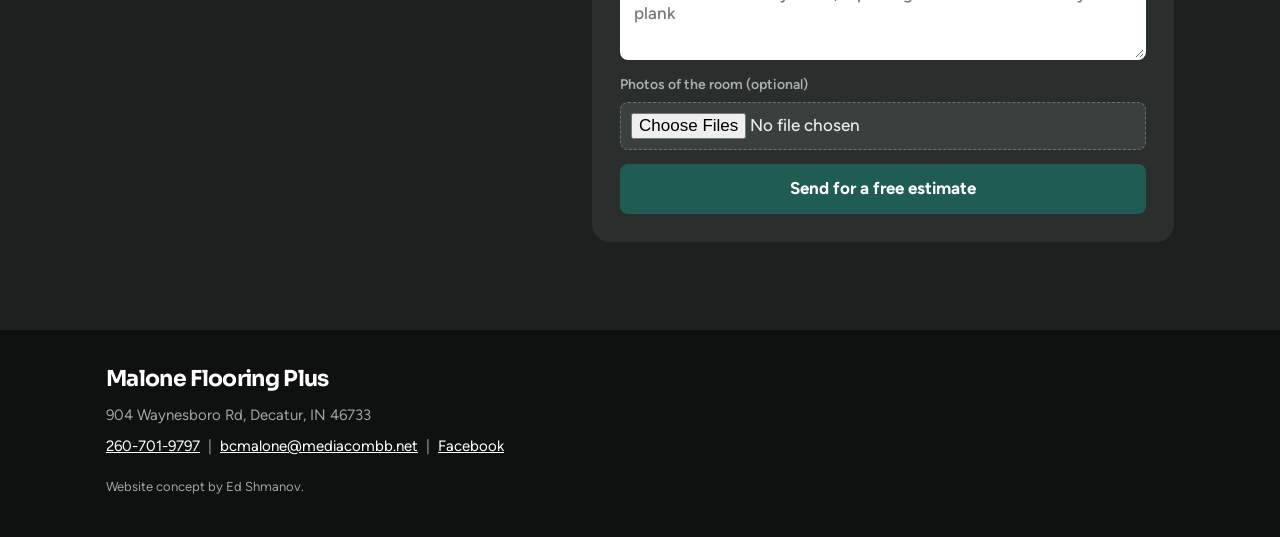
<file: demo/malone-flooring/index.html>
<!doctype html>
<html lang="en">
<head>
<meta charset="utf-8">
<meta name="viewport" content="width=device-width, initial-scale=1, viewport-fit=cover">
<title>Malone Flooring Plus | Flooring, Tile and Showers in Decatur, IN</title>
<meta name="description" content="Carpet, vinyl, ceramic tile and laminate installation, backsplashes, custom showers and grout restoration in Decatur, Indiana. Free estimates. Call 260-701-9797.">
<meta name="theme-color" content="#1D201F">
<meta name="robots" content="noindex, nofollow">
<style>@font-face{font-family:'Sora';font-style:normal;font-weight:700;font-display:swap;src:url([data-uri]) format('woff2')}@font-face{font-family:'Sora';font-style:normal;font-weight:800;font-display:swap;src:url([data-uri]) format('woff2')}@font-face{font-family:'Figtree';font-style:normal;font-weight:400;font-display:swap;src:url([data-uri]) format('woff2')}@font-face{font-family:'Figtree';font-style:normal;font-weight:500;font-display:swap;src:url([data-uri]) format('woff2')}@font-face{font-family:'Figtree';font-style:normal;font-weight:600;font-display:swap;src:url([data-uri]) format('woff2')}@font-face{font-family:'Figtree';font-style:normal;font-weight:700;font-display:swap;src:url([data-uri]) format('woff2')}</style>
<style>
  /* Layout: the hero is a floor-sample board the visitor flips through (tile, plank, carpet, backsplash); the rest is short and ends in a free-estimate form. */
  :root{
    --bg:#F2F2EF;        /* fresh subfloor dust */
    --surface:#FFFFFF;
    --ink:#1D201F;
    --muted:#5F6461;
    --line:#D8D9D4;
    --glaze:#1F5C53;     /* glazed backsplash tile */
    --glaze-dark:#17473F;
    --chalk:#E7E3DA;
    --radius:14px;
    --gutter:16px;
    --display:"Sora","Arial",sans-serif;
    --text:"Figtree",system-ui,-apple-system,sans-serif;
  }
  *{box-sizing:border-box}
  [hidden]{display:none!important}
  html{scroll-behavior:smooth;-webkit-text-size-adjust:100%}
  @media (prefers-reduced-motion: reduce){html{scroll-behavior:auto}*{transition:none!important}}
  body{margin:0;background:var(--bg);color:var(--ink);font-family:var(--text);font-size:17px;line-height:1.55;-webkit-font-smoothing:antialiased}
  a{color:inherit}
  :focus-visible{outline:3px solid var(--glaze);outline-offset:2px;border-radius:6px}
  .wrap{max-width:1100px;margin:0 auto;padding:0 var(--gutter)}
  h1,h2,h3{margin:0;font-family:var(--display);line-height:1.05;letter-spacing:-.03em;text-wrap:balance}
  h2{font-size:clamp(32px,7.5vw,48px);font-weight:700}
  h3{font-size:20px;font-weight:700;letter-spacing:-.02em}
  p{margin:0}
  .lede{color:var(--muted);max-width:58ch}
  section{padding:64px 0}
  .head{display:grid;gap:10px;margin-bottom:28px}

  .concept{background:#0F1110;color:#9DA39F;font-size:13px;text-align:center;padding:7px var(--gutter);line-height:1.35}
  .concept strong{color:#fff;font-weight:600}

  .btn{display:inline-flex;align-items:center;justify-content:center;gap:10px;min-height:50px;padding:13px 22px;border-radius:8px;border:0;font:700 17px/1 var(--text);text-decoration:none;cursor:pointer;white-space:nowrap}
  .btn svg{width:20px;height:20px;flex:none}
  .btn-glaze{background:var(--glaze);color:#fff}
  .btn-glaze:hover{background:var(--glaze-dark)}
  .btn-line{background:transparent;color:var(--ink);box-shadow:inset 0 0 0 2px var(--ink)}
  .btn-line:hover{background:rgba(29,32,31,.05)}
  .btn-sm{min-height:42px;padding:10px 16px;font-size:15px}

  header.top{position:sticky;top:0;z-index:20;background:rgba(242,242,239,.95);-webkit-backdrop-filter:blur(8px);backdrop-filter:blur(8px);border-bottom:1px solid var(--line)}
  header.top .wrap{display:flex;align-items:center;justify-content:space-between;gap:12px;height:62px}
  .brand{display:flex;align-items:center;gap:10px;text-decoration:none;min-width:0}
  .mark{width:38px;height:38px;border-radius:7px;flex:none;display:grid;grid-template-columns:1fr 1fr;grid-template-rows:1fr 1fr;gap:2px;padding:2px;background:var(--ink)}
  .mark i{background:var(--chalk);border-radius:2px}
  .mark i:nth-child(2),.mark i:nth-child(3){background:var(--glaze)}
  .brand-text{display:flex;flex-direction:column;line-height:1.1;min-width:0}
  .brand-text b{font-family:var(--display);font-weight:700;font-size:19px;letter-spacing:-.03em;white-space:nowrap}
  .brand-text span{font-size:13px;color:var(--muted);white-space:nowrap}
  nav.links{display:none;gap:24px;font-size:15px;font-weight:500}
  nav.links a{text-decoration:none;color:var(--muted)}
  nav.links a:hover{color:var(--ink)}
  .num-long{display:none}

  /* hero */
  .hero .wrap{display:grid;gap:30px;padding-top:34px;padding-bottom:52px}
  .kicker{font-size:15px;font-weight:600;color:var(--muted)}
  .hero h1{font-size:clamp(44px,12.5vw,80px);font-weight:800;margin-top:10px}
  .hero .sub{margin-top:16px;font-size:18px;color:#3F4441;max-width:42ch}
  .ctas{display:flex;flex-wrap:wrap;gap:10px;margin-top:24px}
  .callnote{margin-top:12px;font-size:14px;color:var(--muted)}

  .board{background:var(--surface);border:1px solid var(--line);border-radius:20px;padding:14px;box-shadow:0 18px 40px rgba(29,32,31,.10)}
  .sample{position:relative;aspect-ratio:5/4;border-radius:12px;overflow:hidden;background:var(--chalk)}
  .sample canvas{position:absolute;inset:0;width:100%;height:100%;display:block}
  .sample::after{content:"";position:absolute;inset:0;pointer-events:none;background:radial-gradient(120% 90% at 15% 0%,rgba(255,255,255,.28),rgba(255,255,255,0) 55%),linear-gradient(180deg,rgba(0,0,0,0) 60%,rgba(0,0,0,.12))}
  .sample .label{position:absolute;left:12px;bottom:12px;z-index:2;background:rgba(255,255,255,.94);border-radius:8px;padding:8px 12px;max-width:calc(100% - 24px)}
  .sample .label b{display:block;font-family:var(--display);font-size:17px;letter-spacing:-.02em}
  .sample .label span{font-size:14px;color:var(--muted)}
  .picks{display:flex;flex-wrap:wrap;gap:6px;margin-top:12px}
  .picks button{flex:1 1 auto;min-height:42px;padding:8px 12px;border-radius:999px;border:1.5px solid var(--line);background:var(--surface);font:600 14px var(--text);color:var(--ink);cursor:pointer;display:inline-flex;align-items:center;justify-content:center;gap:8px}
  .picks button i{width:14px;height:14px;border-radius:3px;flex:none;box-shadow:inset 0 0 0 1px rgba(0,0,0,.15)}
  .picks button[aria-pressed="true"]{background:var(--ink);border-color:var(--ink);color:#fff}

  /* facts band */
  .band{background:var(--ink);color:#E8EBE9;padding:22px 0}
  .band ul{list-style:none;margin:0;padding:0;display:grid;gap:12px}
  .band li{display:flex;align-items:baseline;gap:12px}
  .band b{font-family:var(--display);font-size:22px;font-weight:700;letter-spacing:-.03em;color:#fff;white-space:nowrap}
  .band span{color:#A9B0AC;font-size:15px}

  /* services */
  .svc{list-style:none;margin:0;padding:0;display:grid;gap:0;border-top:2px solid var(--ink)}
  .svc li{display:grid;grid-template-columns:52px 1fr;gap:16px;align-items:start;padding:20px 0;border-bottom:1px solid var(--line)}
  .swatch{width:52px;height:52px;border-radius:8px;box-shadow:inset 0 0 0 1px rgba(0,0,0,.12)}
  .svc p{color:var(--muted);font-size:15px;margin-top:3px}

  /* grout callout */
  .grout{background:var(--surface);border-top:1px solid var(--line);border-bottom:1px solid var(--line)}
  .grout .wrap{display:grid;gap:28px}
  .ba{display:grid;grid-template-columns:1fr 1fr;gap:8px}
  .ba figure{margin:0;position:relative;aspect-ratio:1;border-radius:12px;overflow:hidden}
  .ba figure div{position:absolute;inset:0}
  .ba figcaption{position:absolute;left:8px;bottom:8px;background:rgba(255,255,255,.94);border-radius:6px;padding:3px 9px;font-size:13px;font-weight:700}
  .g-before{background:
     repeating-linear-gradient(0deg,#7D7466 0 4px,transparent 4px 60px),
     repeating-linear-gradient(90deg,#7D7466 0 4px,transparent 4px 60px),
     #DDD7CB}
  .g-after{background:
     repeating-linear-gradient(0deg,#F7F5F0 0 4px,transparent 4px 60px),
     repeating-linear-gradient(90deg,#F7F5F0 0 4px,transparent 4px 60px),
     #E9E4D9}
  .grout ul{margin:18px 0 0;padding-left:20px;color:var(--muted)}
  .grout li+li{margin-top:6px}

  /* steps */
  .steps{list-style:none;margin:0;padding:0;display:grid;gap:12px;counter-reset:s}
  .steps li{counter-increment:s;background:var(--surface);border:1px solid var(--line);border-radius:var(--radius);padding:20px;display:grid;gap:6px;align-content:start}
  .steps li::before{content:counter(s);font-family:var(--display);font-weight:800;font-size:15px;width:32px;height:32px;border-radius:50%;background:var(--glaze);color:#fff;display:grid;place-items:center}
  .steps p{color:var(--muted);font-size:15px}

  /* about */
  .about .wrap{display:grid;gap:24px}
  .since{font-family:var(--display);font-weight:800;font-size:clamp(80px,22vw,140px);line-height:.85;letter-spacing:-.06em;color:var(--glaze)}
  .about p.lede+p.lede{margin-top:12px}
  .about .sig{margin-top:16px;font-weight:700}

  /* estimate form */
  .est{background:var(--ink);color:#E8EBE9}
  .est .lede{color:#A9B0AC}
  form.estimate{display:grid;gap:14px;background:#2A2F2D;border-radius:18px;padding:20px}
  form.estimate label{display:grid;gap:6px;font-size:14px;font-weight:600;color:#A9B0AC}
  input,select,textarea{font:500 17px var(--text);color:var(--ink);background:#fff;border:2px solid transparent;border-radius:8px;padding:11px 12px;min-height:50px;width:100%}
  input:focus,select:focus,textarea:focus{outline:none;border-color:#6FB3A6}
  input[aria-invalid="true"]{border-color:#F0907A}
  input[type=file]{min-height:auto;padding:10px;background:#3A403D;color:#E8EBE9;border:1.5px dashed #6A726E}
  textarea{min-height:90px;resize:vertical}
  fieldset{border:0;margin:0;padding:0}
  legend{font-size:14px;font-weight:600;color:#A9B0AC;margin-bottom:8px;padding:0}
  .chips{display:flex;flex-wrap:wrap;gap:6px}
  .chips input{position:absolute;opacity:0;width:1px;height:1px;min-height:0}
  .chips label{display:inline-flex !important;align-items:center;min-height:40px;padding:8px 14px;border-radius:999px;background:#3A403D;color:#E8EBE9 !important;font-size:15px !important;cursor:pointer}
  .chips input:checked+label{background:#fff;color:var(--ink) !important}
  .chips input:focus-visible+label{outline:3px solid #6FB3A6;outline-offset:2px}
  .two{display:grid;grid-template-columns:1fr 1fr;gap:12px}
  .err{color:#FFB7A6;font-size:14px;font-weight:600}
  .done{background:#fff;color:var(--ink);border-radius:8px;padding:16px}
  .done b{display:block}
  .done small{color:var(--muted);font-size:14px}
  .contact-big{margin-top:28px;display:grid;gap:6px}
  .contact-big a.phone{font-family:var(--display);font-weight:800;font-size:clamp(38px,10.5vw,58px);letter-spacing:-.04em;text-decoration:none;color:#fff;line-height:1}
  .contact-big span{color:#A9B0AC}

  footer{background:#0F1110;color:#9DA39F;padding:32px 0 calc(110px + env(safe-area-inset-bottom));font-size:15px}
  footer .wrap{display:grid;gap:8px}
  footer b{font-family:var(--display);font-size:22px;color:#fff;letter-spacing:-.03em}
  footer a{color:#fff}
  footer .small{font-size:13px;margin-top:10px}

  .bar{position:fixed;left:0;right:0;bottom:0;z-index:30;display:grid;grid-template-columns:1fr 1fr;gap:10px;padding:10px var(--gutter) calc(10px + env(safe-area-inset-bottom));background:rgba(255,255,255,.97);border-top:1px solid var(--line)}
  .bar .btn{width:100%}

  @media (min-width:640px){
    .band ul{grid-template-columns:repeat(3,1fr)}
    .steps{grid-template-columns:repeat(3,1fr)}
  }
  @media (min-width:900px){
    .bar{display:none}
    footer{padding-bottom:40px}
    nav.links{display:flex}
    .num-short{display:none}.num-long{display:inline}
    section{padding:88px 0}
    .hero .wrap{grid-template-columns:1fr 1fr;align-items:center;gap:56px;padding-top:72px;padding-bottom:84px}
    .svc-wrap{display:grid;grid-template-columns:.8fr 1.2fr;gap:56px;align-items:start}
    .grout .wrap{grid-template-columns:1fr 1fr;align-items:center;gap:56px}
    .about .wrap{grid-template-columns:auto 1fr;gap:56px;align-items:center}
    .picks{flex-wrap:nowrap}
    .picks button{flex:1 1 auto;padding:8px 8px;font-size:14px;gap:6px;white-space:nowrap}
    .est .wrap{display:grid;grid-template-columns:.85fr 1.15fr;gap:56px;align-items:start}
    form.estimate{grid-template-columns:1fr 1fr;padding:28px}
    form.estimate .full{grid-column:1/-1}
  }
</style>
</head>
<body>

<div class="concept"><strong>Website concept</strong> made for Malone Flooring Plus by Ed Shmanov. This is a preview, not a live site.</div>

<header class="top">
  <div class="wrap">
    <a class="brand" href="#top" aria-label="Malone Flooring Plus home">
      <span class="mark" aria-hidden="true"><i></i><i></i><i></i><i></i></span>
      <span class="brand-text"><b>Malone Flooring Plus</b><span>Decatur, Indiana since 2012</span></span>
    </a>
    <nav class="links" aria-label="Main">
      <a href="#services">Services</a>
      <a href="#grout">Grout restoration</a>
      <a href="#about">About</a>
      <a href="#estimate">Free estimate</a>
    </nav>
    <a class="btn btn-glaze btn-sm" href="tel:+12607019797" aria-label="Call 260-701-9797">
      <svg viewBox="0 0 24 24" fill="none" stroke="currentColor" stroke-width="2" stroke-linecap="round" stroke-linejoin="round" aria-hidden="true"><path d="M22 16.9v3a2 2 0 0 1-2.2 2 19.8 19.8 0 0 1-8.6-3.1 19.5 19.5 0 0 1-6-6A19.8 19.8 0 0 1 2.1 4.2 2 2 0 0 1 4.1 2h3a2 2 0 0 1 2 1.7c.1.9.4 1.8.7 2.7a2 2 0 0 1-.5 2.1L8 9.8a16 16 0 0 0 6 6l1.3-1.3a2 2 0 0 1 2.1-.4c.9.3 1.8.6 2.7.7a2 2 0 0 1 1.7 2z"/></svg>
      <span class="num-short">Call</span><span class="num-long">260-701-9797</span>
    </a>
  </div>
</header>

<main id="top">
  <div class="hero">
    <div class="wrap">
      <div>
        <p class="kicker">Flooring, tile and showers in Decatur since 2012</p>
        <h1>New floors, laid right.</h1>
        <p class="sub">Carpet, vinyl, ceramic tile and laminate, plus backsplashes and custom showers. Free estimates, quality work and reasonable rates.</p>
        <div class="ctas">
          <a class="btn btn-glaze" href="#estimate">Get a free estimate</a>
          <a class="btn btn-line" href="tel:+12607019797">Call 260-701-9797</a>
        </div>
        <p class="callnote">Send a few photos of the room and we'll get back to you with an estimate.</p>
      </div>

      <div class="board">
        <div class="sample">
          <canvas id="floor" aria-hidden="true"></canvas>
          <div class="label" aria-live="polite"><b id="sName">Ceramic tile</b><span id="sNote">Kitchens, bathrooms and entryways</span></div>
        </div>
        <div class="picks" role="group" aria-label="Flooring type">
          <button type="button" data-k="tile" aria-pressed="true"><i style="background:#E4DED3"></i>Tile</button>
          <button type="button" data-k="vinyl" aria-pressed="false"><i style="background:#A79784"></i>Vinyl</button>
          <button type="button" data-k="laminate" aria-pressed="false"><i style="background:#B98653"></i>Laminate</button>
          <button type="button" data-k="carpet" aria-pressed="false"><i style="background:#8D8F89"></i>Carpet</button>
          <button type="button" data-k="splash" aria-pressed="false"><i style="background:#2E6B61"></i>Backsplash</button>
        </div>
      </div>
    </div>
  </div>

  <div class="band">
    <div class="wrap">
      <ul>
        <li><b>Since 2012</b><span>Installing floors around Decatur</span></li>
        <li><b>Free estimates</b><span>Know the price before we start</span></li>
        <li><b>Decatur Dollars</b><span>Accepted here</span></li>
      </ul>
    </div>
  </div>

  <section id="services">
    <div class="wrap svc-wrap">
      <div class="head">
        <h2>What we install</h2>
        <p class="lede">From one bathroom floor to a whole house, plus the tile work around it.</p>
      </div>
      <ul class="svc">
        <li><span class="swatch" style="background:repeating-linear-gradient(0deg,#B9B1A3 0 2px,transparent 2px 26px),repeating-linear-gradient(90deg,#B9B1A3 0 2px,transparent 2px 26px),#E4DED3"></span><div><h3>Ceramic tile</h3><p>Floors for kitchens, bathrooms, entryways and laundry rooms.</p></div></li>
        <li><span class="swatch" style="background:repeating-linear-gradient(0deg,#7E6F5D 0 1px,transparent 1px 13px),linear-gradient(90deg,#A79784,#B4A592 60%,#A08F7B)"></span><div><h3>Vinyl and laminate</h3><p>Durable plank floors that hold up to kids, pets and muddy boots.</p></div></li>
        <li><span class="swatch" style="background:radial-gradient(#9A9C96 1px,transparent 1.5px) 0 0/4px 4px,#8D8F89"></span><div><h3>Carpet</h3><p>Bedrooms, living rooms and stairs. We also restretch carpet that has gone wavy.</p></div></li>
        <li><span class="swatch" style="background:repeating-linear-gradient(0deg,#EDEAE3 0 2px,transparent 2px 13px),repeating-linear-gradient(90deg,#EDEAE3 0 2px,transparent 2px 26px),#2E6B61"></span><div><h3>Kitchen backsplashes</h3><p>Subway tile and more, the quickest way to make a kitchen feel new.</p></div></li>
        <li><span class="swatch" style="background:repeating-linear-gradient(0deg,#C9CED0 0 2px,transparent 2px 17px),repeating-linear-gradient(90deg,#C9CED0 0 2px,transparent 2px 17px),#F2F3F2"></span><div><h3>Showers and tubs</h3><p>Tub surrounds and custom tiled showers.</p></div></li>
      </ul>
    </div>
  </section>

  <section class="grout" id="grout">
    <div class="wrap">
      <div class="ba">
        <figure><div class="g-before"></div><figcaption>Before</figcaption></figure>
        <figure><div class="g-after"></div><figcaption>After</figcaption></figure>
      </div>
      <div>
        <div class="head">
          <h2>Dirty grout doesn't mean new tile</h2>
          <p class="lede">If your tile is in good shape but the grout lines have gone dark, grout restoration can bring the floor back for a lot less than replacing it.</p>
        </div>
        <a class="btn btn-glaze" href="#estimate" data-need="gGrout">Ask about grout restoration</a>
      </div>
    </div>
  </section>

  <section>
    <div class="wrap">
      <div class="head"><h2>How it works</h2></div>
      <ol class="steps">
        <li><h3>Tell us about the room</h3><p>Call, or send the form below with a few photos.</p></li>
        <li><h3>Get a free estimate</h3><p>You'll know the price before any work starts.</p></li>
        <li><h3>We install it</h3><p>Your new floor, backsplash or shower, done right.</p></li>
      </ol>
    </div>
  </section>

  <section class="about" id="about" style="padding-top:20px">
    <div class="wrap">
      <div class="since" aria-hidden="true">2012</div>
      <div style="max-width:620px">
        <h2>A local installer, not a big-box crew</h2>
        <p class="lede" style="margin-top:16px">Barry Malone started Malone Flooring Plus in Decatur in 2012. The "Plus" is everything beyond the floor: backsplashes, tub surrounds, custom showers, grout restoration and carpet restretching.</p>
        <p class="lede">You work with the same local business from the estimate to the last piece of trim.</p>
        <p class="sig">Barry Malone</p>
      </div>
    </div>
  </section>

  <section class="est" id="estimate">
    <div class="wrap">
      <div>
        <div class="head">
          <h2>Get a free estimate</h2>
          <p class="lede">Tell us what you have in mind. Photos of the room help us give you a closer price.</p>
        </div>
        <div class="contact-big">
          <a class="phone" href="tel:+12607019797">260-701-9797</a>
          <span>904 Waynesboro Rd, Decatur, IN 46733</span>
        </div>
      </div>
      <form class="estimate" id="estForm" novalidate>
        <fieldset class="full">
          <legend>What's the project?</legend>
          <div class="chips">
            <input type="checkbox" id="gFloor" value="Floor"><label for="gFloor">New floor</label>
            <input type="checkbox" id="gSplash" value="Backsplash"><label for="gSplash">Backsplash</label>
            <input type="checkbox" id="gShower" value="Shower or tub"><label for="gShower">Shower or tub</label>
            <input type="checkbox" id="gGrout" value="Grout restoration"><label for="gGrout">Grout restoration</label>
            <input type="checkbox" id="gStretch" value="Carpet restretch"><label for="gStretch">Carpet restretch</label>
          </div>
        </fieldset>
        <label>Your name<input id="eName" name="name" autocomplete="name"></label>
        <label>Phone<input id="ePhone" name="phone" type="tel" inputmode="tel" autocomplete="tel"></label>
        <label>Town<input id="eTown" name="town" autocomplete="address-level2" placeholder="Decatur"></label>
        <label>About how big?<select id="eSize" name="size"><option>Not sure</option><option>One small room</option><option>One large room</option><option>Several rooms</option><option>Whole house</option></select></label>
        <label class="full">Tell us about it<textarea id="eNotes" name="notes" placeholder="Kitchen and laundry room, replacing old linoleum with vinyl plank"></textarea></label>
        <label class="full">Photos of the room (optional)<input id="ePhotos" name="photos" type="file" accept="image/*" multiple></label>
        <p class="err full" id="eErr" role="alert" hidden>Add your name and phone so we can get back to you.</p>
        <button class="btn btn-glaze full" type="submit">Send for a free estimate</button>
        <div class="done full" id="eDone" role="status" hidden><b>Sent. We'll get back to you with your estimate.</b><small>Concept preview: this form isn't connected yet. On the live site, requests and photos go straight to your email.</small></div>
      </form>
    </div>
  </section>
</main>

<footer>
  <div class="wrap">
    <b>Malone Flooring Plus</b>
    <span>904 Waynesboro Rd, Decatur, IN 46733</span>
    <span><a href="tel:+12607019797">260-701-9797</a> &nbsp;|&nbsp; <a href="mailto:bcmalone@mediacombb.net">bcmalone@mediacombb.net</a> &nbsp;|&nbsp; <a href="https://www.facebook.com/malonesflooringplus/" target="_blank" rel="noopener">Facebook</a></span>
    <span class="small">Website concept by Ed Shmanov.</span>
  </div>
</footer>

<div class="bar">
  <a class="btn btn-line" href="tel:+12607019797">Call now</a>
  <a class="btn btn-glaze" href="#estimate">Free estimate</a>
</div>

<script>
(function(){
  // ---------- floor sample board (drawn on canvas, no photos needed) ----------
  var cv=document.getElementById('floor'), ctx=cv.getContext('2d');
  function rng(seed){return function(){seed|=0;seed=seed+0x6D2B79F5|0;var t=Math.imul(seed^seed>>>15,1|seed);t=t+Math.imul(t^t>>>7,61|t)^t;return((t^t>>>14)>>>0)/4294967296;};}
  function shade(hex,amt){var n=parseInt(hex.slice(1),16),r=(n>>16)+amt,g=(n>>8&255)+amt,b=(n&255)+amt;function c(v){return Math.max(0,Math.min(255,Math.round(v)))}return 'rgb('+c(r)+','+c(g)+','+c(b)+')';}
  function speckle(r,w,h,n,a){for(var i=0;i<n;i++){ctx.fillStyle=r()<.5?'rgba(255,255,255,'+a+')':'rgba(0,0,0,'+a+')';ctx.fillRect(r()*w,r()*h,1.2,1.2);}}
  var kinds={
    tile:{name:'Ceramic tile',note:'Kitchens, bathrooms and entryways',draw:function(w,h,r){
      var s=Math.round(w/4.2), g=Math.max(3,s*.04);
      ctx.fillStyle='#B9B1A3';ctx.fillRect(0,0,w,h);
      for(var y=0;y<h;y+=s)for(var x=0;x<w;x+=s){ctx.fillStyle=shade('#E4DED3',(r()-.5)*14);ctx.fillRect(x+g/2,y+g/2,s-g,s-g);}
      speckle(r,w,h,w*h/90,.06);
    }},
    vinyl:{name:'Vinyl plank',note:'Water-resistant and easy on pets and kids',draw:function(w,h,r){planks(w,h,r,['#A79784','#B4A592','#9C8B77','#AE9D89'],.9);}},
    laminate:{name:'Laminate',note:'The look of oak at a lower price',draw:function(w,h,r){planks(w,h,r,['#B98653','#C6955F','#AD7A49','#C08C57'],1.1);}},
    carpet:{name:'Carpet',note:'Bedrooms, living rooms and stairs',draw:function(w,h,r){
      ctx.fillStyle='#8D8F89';ctx.fillRect(0,0,w,h);
      for(var i=0;i<w*h/6;i++){var v=(r()-.5)*40;ctx.fillStyle=shade('#8D8F89',v);ctx.fillRect(r()*w,r()*h,1.6,1.6);}
      ctx.globalAlpha=.06;for(var y=0;y<h;y+=4){ctx.fillStyle=y%8?'#fff':'#000';ctx.fillRect(0,y,w,1);}ctx.globalAlpha=1;
    }},
    splash:{name:'Subway tile backsplash',note:'The quickest way to make a kitchen feel new',draw:function(w,h,r){
      var tw=Math.round(w/5), th=Math.round(tw/2), g=Math.max(2,tw*.03), row=0;
      ctx.fillStyle='#EDEAE3';ctx.fillRect(0,0,w,h);
      for(var y=0;y<h;y+=th,row++){for(var x=(row%2?-tw/2:0);x<w;x+=tw){
        var grd=ctx.createLinearGradient(0,y,0,y+th);grd.addColorStop(0,shade('#2E6B61',14+(r()-.5)*10));grd.addColorStop(1,shade('#2E6B61',-10+(r()-.5)*10));
        ctx.fillStyle=grd;ctx.fillRect(x+g/2,y+g/2,tw-g,th-g);
        ctx.fillStyle='rgba(255,255,255,.18)';ctx.fillRect(x+g/2+3,y+g/2+2,tw-g-6,2);
      }}
    }}
  };
  function planks(w,h,r,cols,grain){
    var ph=Math.round(h/6.5), y=0;
    while(y<h){
      var x=-r()*w*.6;
      while(x<w){
        var len=w*(.45+r()*.4), base=cols[Math.floor(r()*cols.length)];
        ctx.fillStyle=base;ctx.fillRect(x,y,len,ph);
        ctx.save();ctx.beginPath();ctx.rect(x,y,len,ph);ctx.clip();
        for(var i=0;i<ph*grain*1.4;i++){
          var gy=y+r()*ph, amp=1+r()*3, a=.04+r()*.09;
          ctx.strokeStyle=r()<.6?'rgba(60,35,15,'+a+')':'rgba(255,240,220,'+a*.8+')';
          ctx.lineWidth=.6+r()*1.2;ctx.beginPath();ctx.moveTo(x,gy);
          for(var sx=0;sx<=len;sx+=len/8)ctx.lineTo(x+sx,gy+Math.sin(sx/len*6+r()*2)*amp);
          ctx.stroke();
        }
        if(r()<.35){ctx.fillStyle='rgba(70,40,20,.22)';ctx.beginPath();ctx.ellipse(x+len*(.2+r()*.6),y+ph*(.3+r()*.4),4+r()*6,2+r()*3,0,0,7);ctx.fill();}
        ctx.restore();
        ctx.fillStyle='rgba(0,0,0,.28)';ctx.fillRect(x+len-1,y,1.5,ph);
        x+=len;
      }
      ctx.fillStyle='rgba(0,0,0,.22)';ctx.fillRect(0,y+ph-1,w,1.5);
      y+=ph;
    }
  }
  var current='tile';
  function render(){
    var rect=cv.getBoundingClientRect(), dpr=Math.min(window.devicePixelRatio||1,2);
    var w=Math.max(1,Math.round(rect.width)), h=Math.max(1,Math.round(rect.height));
    cv.width=w*dpr; cv.height=h*dpr; ctx.setTransform(dpr,0,0,dpr,0,0);
    kinds[current].draw(w,h,rng(current.length*977+13));
    document.getElementById('sName').textContent=kinds[current].name;
    document.getElementById('sNote').textContent=kinds[current].note;
  }
  var picks=[].slice.call(document.querySelectorAll('.picks button'));
  picks.forEach(function(b){b.addEventListener('click',function(){
    current=b.dataset.k; picks.forEach(function(p){p.setAttribute('aria-pressed',p===b?'true':'false')}); render();
  })});
  var t; window.addEventListener('resize',function(){clearTimeout(t);t=setTimeout(render,120)});
  render();

  // ---------- links that preselect a project type ----------
  document.querySelectorAll('[data-need]').forEach(function(a){a.addEventListener('click',function(){document.getElementById(a.dataset.need).checked=true})});

  // ---------- estimate form (concept: not connected) ----------
  var f=document.getElementById('estForm'), err=document.getElementById('eErr'), done=document.getElementById('eDone');
  f.addEventListener('submit',function(e){
    e.preventDefault();
    var req=[document.getElementById('eName'),document.getElementById('ePhone')];
    var missing=req.filter(function(i){return !i.value.trim()});
    req.forEach(function(i){i.setAttribute('aria-invalid',missing.indexOf(i)>-1?'true':'false')});
    if(missing.length){err.hidden=false;missing[0].focus();return;}
    err.hidden=true;done.hidden=false;
  });
})();
</script>
</body>
</html>
</file>
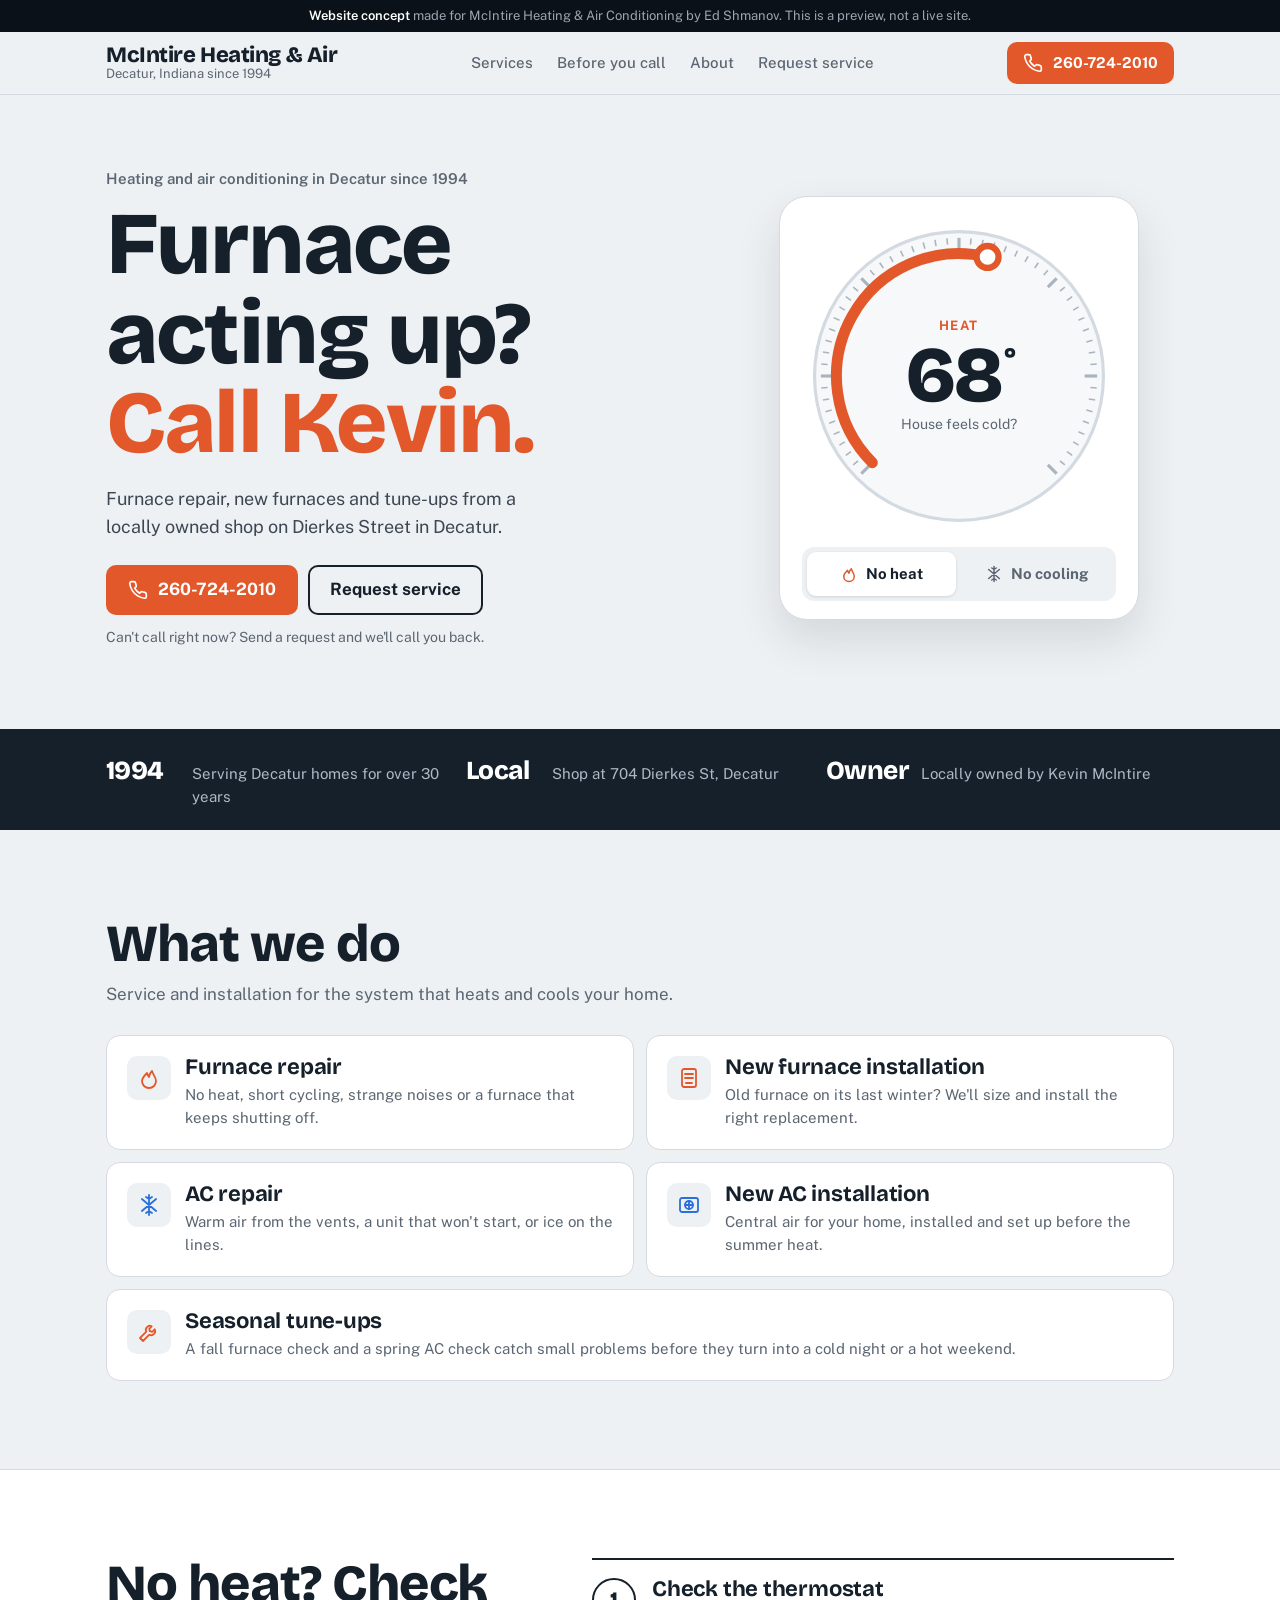
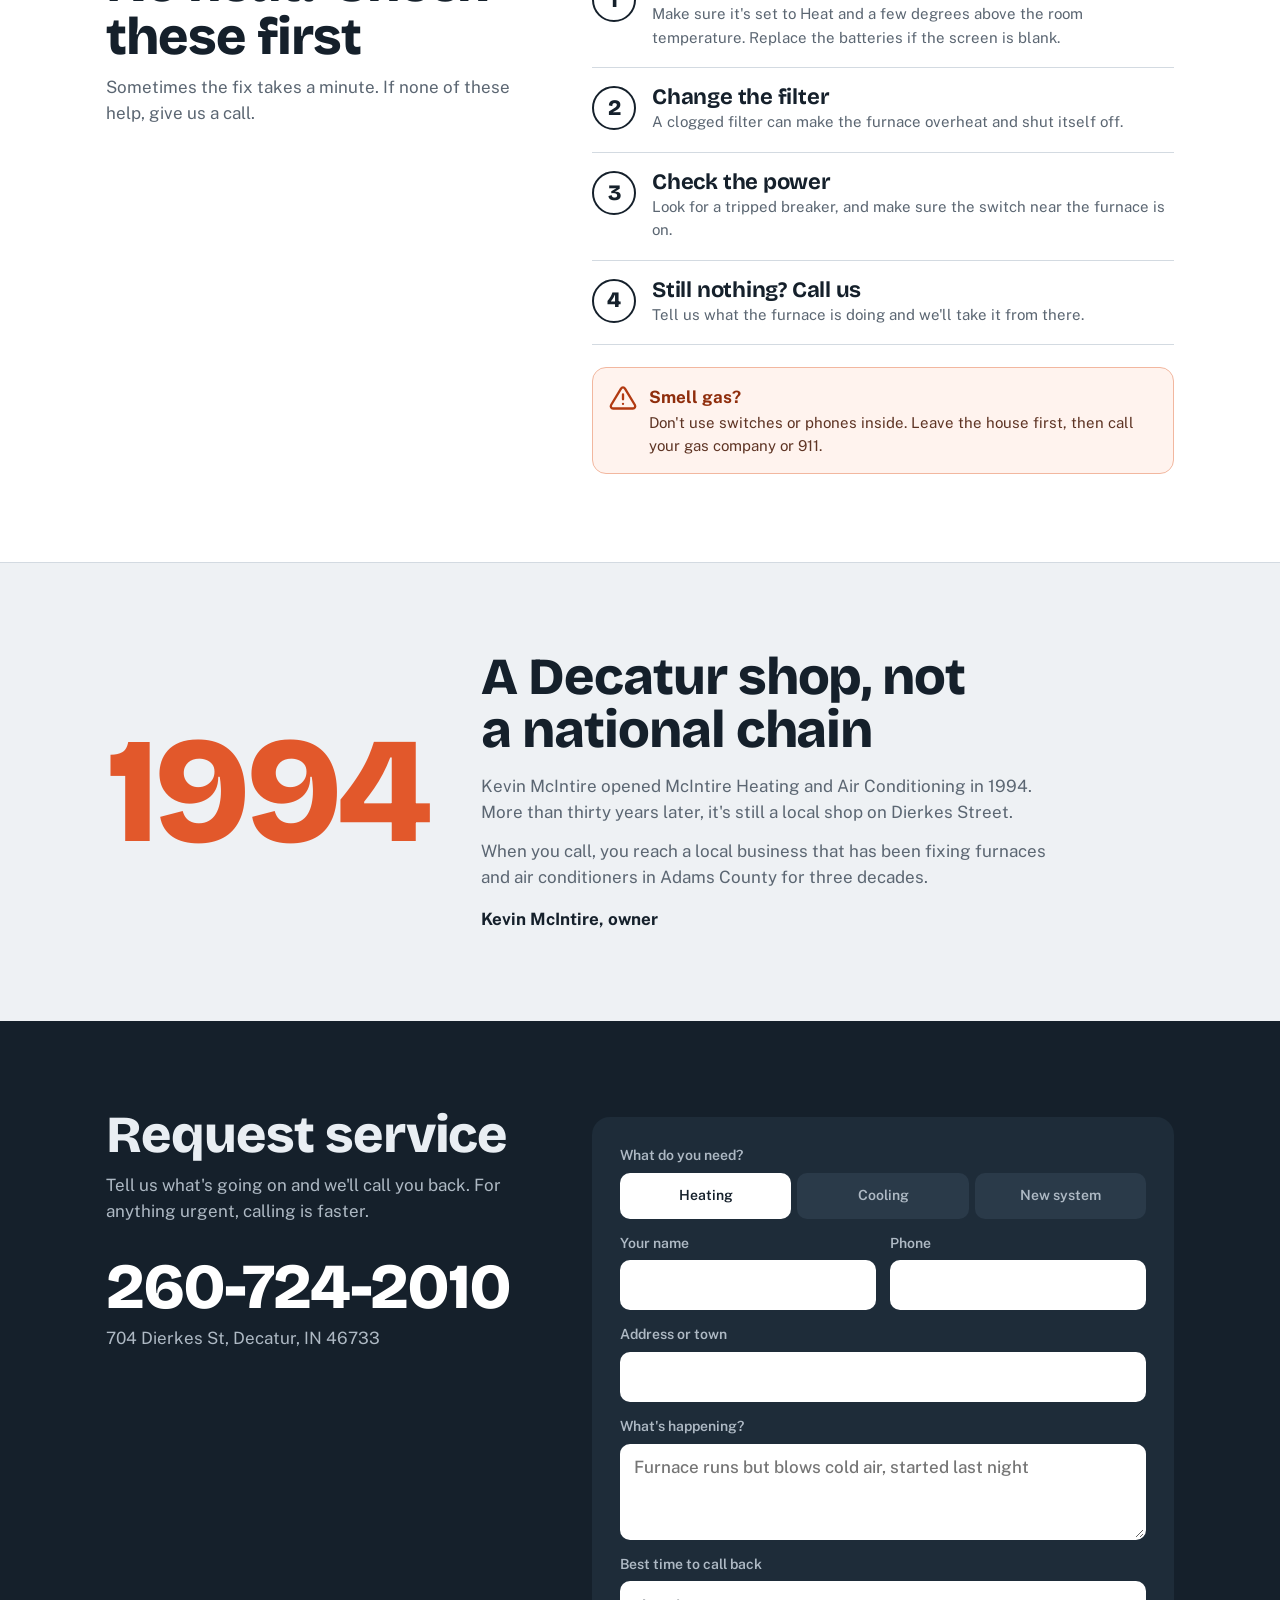
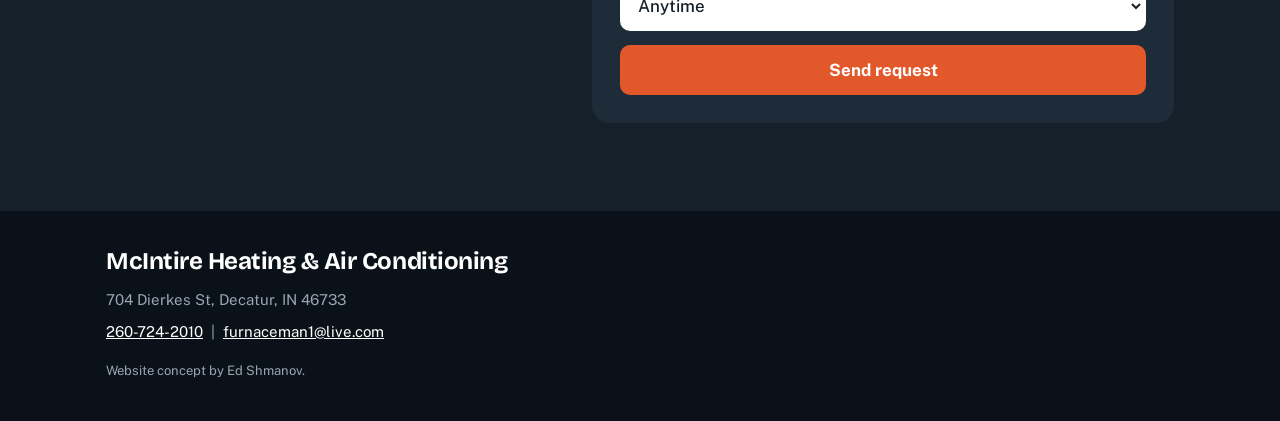
<file: demo/mcintire-heating/index.html>
<!doctype html>
<html lang="en">
<head>
<meta charset="utf-8">
<meta name="viewport" content="width=device-width, initial-scale=1, viewport-fit=cover">
<title>McIntire Heating &amp; Air | Furnace and AC Repair in Decatur, IN</title>
<meta name="description" content="Furnace and air conditioning repair and installation in Decatur, Indiana. Locally owned by Kevin McIntire since 1994. Call 260-724-2010.">
<meta name="theme-color" content="#15202B">
<meta name="robots" content="noindex, nofollow">
<style>@font-face{font-family:'Bricolage Grotesque';font-style:normal;font-weight:700;font-display:swap;src:url([data-uri]) format('woff2')}@font-face{font-family:'Bricolage Grotesque';font-style:normal;font-weight:800;font-display:swap;src:url([data-uri]) format('woff2')}@font-face{font-family:'Public Sans';font-style:normal;font-weight:400;font-display:swap;src:url([data-uri]) format('woff2')}@font-face{font-family:'Public Sans';font-style:normal;font-weight:500;font-display:swap;src:url([data-uri]) format('woff2')}@font-face{font-family:'Public Sans';font-style:normal;font-weight:600;font-display:swap;src:url([data-uri]) format('woff2')}@font-face{font-family:'Public Sans';font-style:normal;font-weight:700;font-display:swap;src:url([data-uri]) format('woff2')}</style>
<style>
  /* Layout: a thermostat dial is the hero; the visitor flips Heat/Cool and the page answers for their problem. Everything else is short and points to the phone. */
  :root{
    --bg:#EEF1F4;        /* galvanized ductwork */
    --surface:#FFFFFF;
    --ink:#15202B;
    --muted:#5B6672;
    --line:#D3DAE1;
    --heat:#E2582B;      /* furnace ember */
    --cool:#2A6FDB;      /* cold air / pilot flame */
    --mode:var(--heat);
    --radius:14px;
    --gutter:16px;
    --display:"Bricolage Grotesque","Arial Narrow",sans-serif;
    --text:"Public Sans",system-ui,-apple-system,sans-serif;
  }
  body.cool{--mode:var(--cool)}
  *{box-sizing:border-box}
  [hidden]{display:none!important}
  html{scroll-behavior:smooth;-webkit-text-size-adjust:100%}
  @media (prefers-reduced-motion: reduce){html{scroll-behavior:auto}*{transition:none!important}}
  body{margin:0;background:var(--bg);color:var(--ink);font-family:var(--text);font-size:17px;line-height:1.55;-webkit-font-smoothing:antialiased}
  a{color:inherit}
  :focus-visible{outline:3px solid var(--mode);outline-offset:2px;border-radius:6px}
  .wrap{max-width:1100px;margin:0 auto;padding:0 var(--gutter)}
  h1,h2,h3{margin:0;font-family:var(--display);line-height:1.02;letter-spacing:-.02em;text-wrap:balance}
  h2{font-size:clamp(34px,8vw,52px);font-weight:800}
  h3{font-size:22px;font-weight:700;letter-spacing:-.01em}
  p{margin:0}
  .lede{color:var(--muted);max-width:58ch}
  section{padding:64px 0}
  .head{display:grid;gap:10px;margin-bottom:28px}

  .concept{background:#0B1118;color:#9AA6B2;font-size:13px;text-align:center;padding:7px var(--gutter);line-height:1.35}
  .concept strong{color:#fff;font-weight:600}

  .btn{display:inline-flex;align-items:center;justify-content:center;gap:10px;min-height:50px;padding:13px 22px;border-radius:10px;border:0;font:700 17px/1 var(--text);text-decoration:none;cursor:pointer;white-space:nowrap;transition:background .2s}
  .btn svg{width:20px;height:20px;flex:none}
  .btn-mode{background:var(--mode);color:#fff}
  .btn-ink{background:var(--ink);color:#fff}
  .btn-line{background:transparent;color:var(--ink);box-shadow:inset 0 0 0 2px var(--ink)}
  .btn-sm{min-height:42px;padding:10px 16px;font-size:15px}

  header.top{position:sticky;top:0;z-index:20;background:rgba(238,241,244,.95);-webkit-backdrop-filter:blur(8px);backdrop-filter:blur(8px);border-bottom:1px solid var(--line)}
  header.top .wrap{display:flex;align-items:center;justify-content:space-between;gap:12px;height:62px}
  .brand{display:flex;flex-direction:column;line-height:1.05;text-decoration:none;min-width:0}
  .brand b{font-family:var(--display);font-weight:800;font-size:22px;letter-spacing:-.02em;white-space:nowrap}
  .brand span{font-size:13px;color:var(--muted);white-space:nowrap}
  nav.links{display:none;gap:24px;font-size:15px;font-weight:500}
  nav.links a{text-decoration:none;color:var(--muted)}
  nav.links a:hover{color:var(--ink)}
  .num-long{display:none}

  /* hero */
  .hero .wrap{display:grid;gap:34px;padding-top:36px;padding-bottom:48px}
  .kicker{font-size:15px;font-weight:600;color:var(--muted)}
  .hero h1{font-size:clamp(46px,13vw,88px);font-weight:800;margin-top:10px}
  .hero h1 em{font-style:normal;color:var(--mode);transition:color .25s}
  .hero .sub{margin-top:16px;font-size:18px;color:#3C4753;max-width:42ch}
  .ctas{display:flex;flex-wrap:wrap;gap:10px;margin-top:24px}
  .callnote{margin-top:12px;font-size:14px;color:var(--muted)}

  .dial-card{justify-self:center;width:min(360px,100%);background:var(--surface);border:1px solid var(--line);border-radius:28px;padding:22px 22px 18px;box-shadow:0 20px 44px rgba(21,32,43,.12)}
  .dial{position:relative;width:100%;aspect-ratio:1}
  .dial svg{width:100%;height:100%;display:block}
  .dial .arc{transition:stroke .25s}
  .dial-read{position:absolute;inset:0;display:grid;place-content:center;text-align:center}
  .dial-read .mode{font-size:13px;font-weight:700;letter-spacing:.12em;color:var(--mode);transition:color .25s}
  .dial-read .temp{font-family:var(--display);font-weight:800;font-size:78px;line-height:1;letter-spacing:-.04em}
  .dial-read .temp sup{font-size:.42em;vertical-align:.95em;margin-left:2px}
  .dial-read .hint{font-size:14px;color:var(--muted)}
  .switch{display:grid;grid-template-columns:1fr 1fr;gap:6px;background:var(--bg);border-radius:12px;padding:5px;margin-top:14px}
  .switch button{border:0;border-radius:9px;min-height:44px;font:700 15px var(--text);color:var(--muted);background:transparent;cursor:pointer;display:flex;align-items:center;justify-content:center;gap:8px}
  .switch button svg{width:18px;height:18px}
  .switch button[aria-pressed="true"]{background:var(--surface);color:var(--ink);box-shadow:0 1px 3px rgba(21,32,43,.14)}
  .switch button[aria-pressed="true"] svg{color:var(--mode)}

  /* facts band */
  .band{background:var(--ink);color:#E9EEF3;padding:22px 0}
  .band ul{list-style:none;margin:0;padding:0;display:grid;gap:12px}
  .band li{display:flex;align-items:baseline;gap:12px}
  .band b{font-family:var(--display);font-size:26px;font-weight:800;letter-spacing:-.02em;color:#fff;min-width:74px}
  .band span{color:#AEB9C4;font-size:15px}

  /* services */
  .svc{list-style:none;margin:0;padding:0;display:grid;gap:12px}
  .svc li{background:var(--surface);border:1px solid var(--line);border-radius:var(--radius);padding:20px;display:grid;grid-template-columns:44px 1fr;gap:14px;align-items:start}
  .svc .ico{width:44px;height:44px;border-radius:10px;display:grid;place-items:center;background:var(--bg)}
  .svc .ico svg{width:24px;height:24px;fill:none;stroke-width:1.8;stroke-linecap:round;stroke-linejoin:round}
  .svc .h .ico svg{stroke:var(--heat)}
  .svc .c .ico svg{stroke:var(--cool)}
  .svc p{color:var(--muted);font-size:15px;margin-top:4px}

  /* checklist */
  .check{background:var(--surface);border-top:1px solid var(--line);border-bottom:1px solid var(--line)}
  .steps{list-style:none;margin:0;padding:0;counter-reset:s;display:grid;gap:0;border-top:2px solid var(--ink)}
  .steps li{counter-increment:s;display:grid;grid-template-columns:46px 1fr;gap:14px;padding:18px 0;border-bottom:1px solid var(--line)}
  .steps li::before{content:counter(s);font-family:var(--display);font-weight:800;font-size:22px;width:40px;height:40px;border-radius:50%;border:2px solid var(--ink);display:grid;place-items:center}
  .steps p{color:var(--muted);font-size:15px;margin-top:2px}
  .gas{margin-top:22px;display:grid;grid-template-columns:28px 1fr;gap:12px;background:#FFF3EE;border:1.5px solid #F2B79F;border-radius:var(--radius);padding:16px}
  .gas svg{width:28px;height:28px;stroke:#B23A12;fill:none;stroke-width:2;stroke-linecap:round;stroke-linejoin:round}
  .gas b{display:block;color:#8F2D0C}
  .gas p{font-size:15px;color:#5E3424}

  /* about */
  .about .wrap{display:grid;gap:26px}
  .since{font-family:var(--display);font-weight:800;font-size:clamp(84px,24vw,150px);line-height:.82;letter-spacing:-.05em;color:var(--mode);transition:color .25s}
  .about p.lede+p.lede{margin-top:12px}
  .about .sig{margin-top:16px;font-weight:700}

  /* request form */
  .req{background:var(--ink);color:#E9EEF3}
  .req .lede{color:#AEB9C4}
  form.request{display:grid;gap:14px;background:#1E2C39;border-radius:18px;padding:20px;margin-top:8px}
  form.request label{display:grid;gap:6px;font-size:14px;font-weight:600;color:#AEB9C4}
  input,select,textarea{font:500 17px var(--text);color:var(--ink);background:#fff;border:2px solid transparent;border-radius:10px;padding:11px 12px;min-height:50px;width:100%}
  input:focus,select:focus,textarea:focus{outline:none;border-color:var(--mode)}
  input[aria-invalid="true"]{border-color:#F08A6A}
  textarea{min-height:96px;resize:vertical}
  .two{display:grid;grid-template-columns:1fr 1fr;gap:12px}
  .seg{display:grid;grid-template-columns:repeat(3,1fr);gap:6px}
  .seg input{position:absolute;opacity:0;width:1px;height:1px;min-height:0}
  .seg label{display:flex;align-items:center;justify-content:center;min-height:46px;border-radius:10px;background:#2A3A49;color:#E9EEF3;font-size:15px;font-weight:600;cursor:pointer;text-align:center;padding:6px}
  .seg input:checked+label{background:#fff;color:var(--ink)}
  .seg input:focus-visible+label{outline:3px solid var(--mode);outline-offset:2px}
  fieldset{border:0;margin:0;padding:0;display:grid;gap:6px}
  legend{font-size:14px;font-weight:600;color:#AEB9C4;margin-bottom:6px;padding:0}
  .err{color:#FFB4A0;font-size:14px;font-weight:600}
  .done{background:#fff;color:var(--ink);border-radius:10px;padding:16px}
  .done b{display:block}
  .done small{color:var(--muted);font-size:14px}
  .contact-big{margin-top:30px;display:grid;gap:6px}
  .contact-big a.phone{font-family:var(--display);font-weight:800;font-size:clamp(40px,11vw,64px);letter-spacing:-.03em;text-decoration:none;color:#fff;line-height:1}
  .contact-big span{color:#AEB9C4}

  footer{background:#0B1118;color:#9AA6B2;padding:32px 0 calc(110px + env(safe-area-inset-bottom));font-size:15px}
  footer .wrap{display:grid;gap:8px}
  footer b{font-family:var(--display);font-size:24px;color:#fff;letter-spacing:-.02em}
  footer a{color:#fff}
  footer .small{font-size:13px;margin-top:10px}

  .bar{position:fixed;left:0;right:0;bottom:0;z-index:30;display:grid;grid-template-columns:1fr 1fr;gap:10px;padding:10px var(--gutter) calc(10px + env(safe-area-inset-bottom));background:rgba(255,255,255,.97);border-top:1px solid var(--line)}
  .bar .btn{width:100%}

  @media (min-width:640px){
    .svc{grid-template-columns:1fr 1fr}
    .band ul{grid-template-columns:repeat(3,1fr)}
  }
  @media (min-width:900px){
    .bar{display:none}
    footer{padding-bottom:40px}
    nav.links{display:flex}
    .num-short{display:none}.num-long{display:inline}
    section{padding:88px 0}
    .hero .wrap{grid-template-columns:1.15fr .85fr;align-items:center;gap:56px;padding-top:72px;padding-bottom:80px}
    .check .wrap{display:grid;grid-template-columns:.85fr 1.15fr;gap:56px;align-items:start}
    .about .wrap{grid-template-columns:auto 1fr;gap:56px;align-items:center}
    .req .wrap{display:grid;grid-template-columns:.85fr 1.15fr;gap:56px;align-items:start}
    form.request{grid-template-columns:1fr 1fr;padding:28px}
    form.request .full{grid-column:1/-1}
  }
</style>
</head>
<body>

<div class="concept"><strong>Website concept</strong> made for McIntire Heating &amp; Air Conditioning by Ed Shmanov. This is a preview, not a live site.</div>

<header class="top">
  <div class="wrap">
    <a class="brand" href="#top"><b>McIntire Heating &amp; Air</b><span>Decatur, Indiana since 1994</span></a>
    <nav class="links" aria-label="Main">
      <a href="#services">Services</a>
      <a href="#before">Before you call</a>
      <a href="#about">About</a>
      <a href="#request">Request service</a>
    </nav>
    <a class="btn btn-mode btn-sm" href="tel:+12607242010" aria-label="Call 260-724-2010">
      <svg viewBox="0 0 24 24" fill="none" stroke="currentColor" stroke-width="2" stroke-linecap="round" stroke-linejoin="round" aria-hidden="true"><path d="M22 16.9v3a2 2 0 0 1-2.2 2 19.8 19.8 0 0 1-8.6-3.1 19.5 19.5 0 0 1-6-6A19.8 19.8 0 0 1 2.1 4.2 2 2 0 0 1 4.1 2h3a2 2 0 0 1 2 1.7c.1.9.4 1.8.7 2.7a2 2 0 0 1-.5 2.1L8 9.8a16 16 0 0 0 6 6l1.3-1.3a2 2 0 0 1 2.1-.4c.9.3 1.8.6 2.7.7a2 2 0 0 1 1.7 2z"/></svg>
      <span class="num-short">Call</span><span class="num-long">260-724-2010</span>
    </a>
  </div>
</header>

<main id="top">
  <div class="hero">
    <div class="wrap">
      <div>
        <p class="kicker">Heating and air conditioning in Decatur since 1994</p>
        <h1 id="heroTitle">Furnace acting up? <em>Call Kevin.</em></h1>
        <p class="sub" id="heroSub">Furnace repair, new furnaces and tune-ups from a locally owned shop on Dierkes Street in Decatur.</p>
        <div class="ctas">
          <a class="btn btn-mode" href="tel:+12607242010">
            <svg viewBox="0 0 24 24" fill="none" stroke="currentColor" stroke-width="2" stroke-linecap="round" stroke-linejoin="round" aria-hidden="true"><path d="M22 16.9v3a2 2 0 0 1-2.2 2 19.8 19.8 0 0 1-8.6-3.1 19.5 19.5 0 0 1-6-6A19.8 19.8 0 0 1 2.1 4.2 2 2 0 0 1 4.1 2h3a2 2 0 0 1 2 1.7c.1.9.4 1.8.7 2.7a2 2 0 0 1-.5 2.1L8 9.8a16 16 0 0 0 6 6l1.3-1.3a2 2 0 0 1 2.1-.4c.9.3 1.8.6 2.7.7a2 2 0 0 1 1.7 2z"/></svg>
            260-724-2010
          </a>
          <a class="btn btn-line" href="#request">Request service</a>
        </div>
        <p class="callnote">Can't call right now? Send a request and we'll call you back.</p>
      </div>

      <div class="dial-card">
        <div class="dial">
          <svg viewBox="0 0 200 200" aria-hidden="true">
            <circle cx="100" cy="100" r="92" fill="#F6F8FA" stroke="#D3DAE1" stroke-width="2"/>
            <g id="ticks"></g>
            <path class="arc" id="arc" d="" fill="none" stroke="var(--mode)" stroke-width="7" stroke-linecap="round"/>
            <circle id="knob" r="7" fill="#fff" stroke="var(--mode)" stroke-width="4" class="arc"/>
          </svg>
          <div class="dial-read">
            <span class="mode" id="modeLabel">HEAT</span>
            <span class="temp"><span id="tempVal">68</span><sup>°</sup></span>
            <span class="hint" id="hint">House feels cold?</span>
          </div>
        </div>
        <div class="switch" role="group" aria-label="What's the problem?">
          <button type="button" data-mode="heat" aria-pressed="true">
            <svg viewBox="0 0 24 24" fill="none" stroke="currentColor" stroke-width="2" stroke-linecap="round" stroke-linejoin="round" aria-hidden="true"><path d="M12 22c4 0 7-3 7-7 0-4-3-6-4-10-2 2-3 4-3 6-1-1-2-2-2-4-3 3-5 5-5 8 0 4 3 7 7 7z"/></svg>
            No heat
          </button>
          <button type="button" data-mode="cool" aria-pressed="false">
            <svg viewBox="0 0 24 24" fill="none" stroke="currentColor" stroke-width="2" stroke-linecap="round" stroke-linejoin="round" aria-hidden="true"><path d="M12 2v20M4.9 6l14.2 12M19.1 6 4.9 18M9 4l3 2 3-2M9 20l3-2 3 2"/></svg>
            No cooling
          </button>
        </div>
      </div>
    </div>
  </div>

  <div class="band">
    <div class="wrap">
      <ul>
        <li><b>1994</b><span>Serving Decatur homes for over 30 years</span></li>
        <li><b>Local</b><span>Shop at 704 Dierkes St, Decatur</span></li>
        <li><b>Owner</b><span>Locally owned by Kevin McIntire</span></li>
      </ul>
    </div>
  </div>

  <section id="services">
    <div class="wrap">
      <div class="head">
        <h2>What we do</h2>
        <p class="lede">Service and installation for the system that heats and cools your home.</p>
      </div>
      <ul class="svc">
        <li class="h"><span class="ico"><svg viewBox="0 0 24 24"><path d="M12 22c4 0 7-3 7-7 0-4-3-6-4-10-2 2-3 4-3 6-1-1-2-2-2-4-3 3-5 5-5 8 0 4 3 7 7 7z"/></svg></span>
          <div><h3>Furnace repair</h3><p>No heat, short cycling, strange noises or a furnace that keeps shutting off.</p></div></li>
        <li class="h"><span class="ico"><svg viewBox="0 0 24 24"><rect x="5" y="3" width="14" height="18" rx="2"/><path d="M8 8h8M8 12h8M9 17h6"/></svg></span>
          <div><h3>New furnace installation</h3><p>Old furnace on its last winter? We'll size and install the right replacement.</p></div></li>
        <li class="c"><span class="ico"><svg viewBox="0 0 24 24"><path d="M12 2v20M4.9 6l14.2 12M19.1 6 4.9 18M9 4l3 2 3-2M9 20l3-2 3 2"/></svg></span>
          <div><h3>AC repair</h3><p>Warm air from the vents, a unit that won't start, or ice on the lines.</p></div></li>
        <li class="c"><span class="ico"><svg viewBox="0 0 24 24"><rect x="3" y="5" width="18" height="14" rx="2"/><circle cx="12" cy="12" r="4"/><path d="M12 8v8M8 12h8"/></svg></span>
          <div><h3>New AC installation</h3><p>Central air for your home, installed and set up before the summer heat.</p></div></li>
        <li class="h" style="grid-column:1/-1"><span class="ico"><svg viewBox="0 0 24 24"><path d="M14.7 6.3a4 4 0 0 0-5.4 5.4L3 18l3 3 6.3-6.3a4 4 0 0 0 5.4-5.4l-2.5 2.5-2.4-.6-.6-2.4z"/></svg></span>
          <div><h3>Seasonal tune-ups</h3><p>A fall furnace check and a spring AC check catch small problems before they turn into a cold night or a hot weekend.</p></div></li>
      </ul>
    </div>
  </section>

  <section class="check" id="before">
    <div class="wrap">
      <div class="head">
        <h2>No heat? Check these first</h2>
        <p class="lede">Sometimes the fix takes a minute. If none of these help, give us a call.</p>
      </div>
      <div>
        <ol class="steps">
          <li><div><h3>Check the thermostat</h3><p>Make sure it's set to Heat and a few degrees above the room temperature. Replace the batteries if the screen is blank.</p></div></li>
          <li><div><h3>Change the filter</h3><p>A clogged filter can make the furnace overheat and shut itself off.</p></div></li>
          <li><div><h3>Check the power</h3><p>Look for a tripped breaker, and make sure the switch near the furnace is on.</p></div></li>
          <li><div><h3>Still nothing? Call us</h3><p>Tell us what the furnace is doing and we'll take it from there.</p></div></li>
        </ol>
        <div class="gas">
          <svg viewBox="0 0 24 24" aria-hidden="true"><path d="M12 9v4M12 17h.01M10.3 3.9 1.8 18a2 2 0 0 0 1.7 3h17a2 2 0 0 0 1.7-3L13.7 3.9a2 2 0 0 0-3.4 0z"/></svg>
          <div><b>Smell gas?</b><p>Don't use switches or phones inside. Leave the house first, then call your gas company or 911.</p></div>
        </div>
      </div>
    </div>
  </section>

  <section class="about" id="about">
    <div class="wrap">
      <div class="since" aria-hidden="true">1994</div>
      <div style="max-width:620px">
        <h2>A Decatur shop, not a national chain</h2>
        <p class="lede" style="margin-top:16px">Kevin McIntire opened McIntire Heating and Air Conditioning in 1994. More than thirty years later, it's still a local shop on Dierkes Street.</p>
        <p class="lede">When you call, you reach a local business that has been fixing furnaces and air conditioners in Adams County for three decades.</p>
        <p class="sig">Kevin McIntire, owner</p>
      </div>
    </div>
  </section>

  <section class="req" id="request">
    <div class="wrap">
      <div>
        <div class="head">
          <h2>Request service</h2>
          <p class="lede">Tell us what's going on and we'll call you back. For anything urgent, calling is faster.</p>
        </div>
        <div class="contact-big">
          <a class="phone" href="tel:+12607242010">260-724-2010</a>
          <span>704 Dierkes St, Decatur, IN 46733</span>
        </div>
      </div>
      <form class="request" id="reqForm" novalidate>
        <fieldset class="full">
          <legend>What do you need?</legend>
          <div class="seg">
            <input type="radio" name="need" id="nHeat" value="Heating" checked><label for="nHeat">Heating</label>
            <input type="radio" name="need" id="nCool" value="Cooling"><label for="nCool">Cooling</label>
            <input type="radio" name="need" id="nNew" value="New system"><label for="nNew">New system</label>
          </div>
        </fieldset>
        <label>Your name<input id="rName" name="name" autocomplete="name"></label>
        <label>Phone<input id="rPhone" name="phone" type="tel" inputmode="tel" autocomplete="tel"></label>
        <label class="full">Address or town<input id="rAddr" name="address" autocomplete="street-address"></label>
        <label class="full">What's happening?<textarea id="rNotes" name="notes" placeholder="Furnace runs but blows cold air, started last night"></textarea></label>
        <label class="full">Best time to call back
          <select id="rTime" name="time"><option>Anytime</option><option>Morning</option><option>Afternoon</option><option>Evening</option></select>
        </label>
        <p class="err full" id="rErr" role="alert" hidden>Add your name and phone so we can call you back.</p>
        <button class="btn btn-mode full" type="submit">Send request</button>
        <div class="done full" id="rDone" role="status" hidden><b>Request sent. We'll call you back soon.</b><small>Concept preview: this form isn't connected yet. On the live site, requests go straight to your phone and email.</small></div>
      </form>
    </div>
  </section>
</main>

<footer>
  <div class="wrap">
    <b>McIntire Heating &amp; Air Conditioning</b>
    <span>704 Dierkes St, Decatur, IN 46733</span>
    <span><a href="tel:+12607242010">260-724-2010</a> &nbsp;|&nbsp; <a href="mailto:furnaceman1@live.com">furnaceman1@live.com</a></span>
    <span class="small">Website concept by Ed Shmanov.</span>
  </div>
</footer>

<div class="bar">
  <a class="btn btn-mode" href="tel:+12607242010">Call now</a>
  <a class="btn btn-line" href="#request">Request service</a>
</div>

<script>
(function(){
  // ---------- thermostat dial ----------
  var cx=100, cy=100, R=78, start=225, sweep=270;
  function pt(deg,r){var a=(deg-90)*Math.PI/180;return [cx+r*Math.cos(a),cy+r*Math.sin(a)];}
  var t='';
  for(var i=0;i<=54;i++){
    var d=start+sweep*i/54, big=i%9===0, a=pt(d,88), b=pt(d,big?80:84);
    t+='<line x1="'+a[0].toFixed(1)+'" y1="'+a[1].toFixed(1)+'" x2="'+b[0].toFixed(1)+'" y2="'+b[1].toFixed(1)+'" stroke="#AAB4BF" stroke-width="'+(big?2:1)+'"/>';
  }
  document.getElementById('ticks').innerHTML=t;
  function arcTo(frac){
    var s=pt(start,R), endDeg=start+sweep*frac, e=pt(endDeg,R), large=sweep*frac>180?1:0;
    document.getElementById('arc').setAttribute('d','M'+s[0].toFixed(1)+' '+s[1].toFixed(1)+' A'+R+' '+R+' 0 '+large+' 1 '+e[0].toFixed(1)+' '+e[1].toFixed(1));
    var k=document.getElementById('knob'); k.setAttribute('cx',e[0].toFixed(1)); k.setAttribute('cy',e[1].toFixed(1));
  }
  var modes={
    heat:{temp:68,frac:.55,label:'HEAT',hint:'House feels cold?',title:'Furnace acting up? <em>Call Kevin.</em>',sub:'Furnace repair, new furnaces and tune-ups from a locally owned shop on Dierkes Street in Decatur.',need:'nHeat'},
    cool:{temp:72,frac:.62,label:'COOL',hint:'House feels hot?',title:'AC not cooling? <em>Call Kevin.</em>',sub:'AC repair, new central air and spring tune-ups from a locally owned shop on Dierkes Street in Decatur.',need:'nCool'}
  };
  var btns=[].slice.call(document.querySelectorAll('.switch button'));
  function setMode(m){
    var c=modes[m];
    document.body.classList.toggle('cool',m==='cool');
    btns.forEach(function(b){b.setAttribute('aria-pressed',b.dataset.mode===m?'true':'false')});
    document.getElementById('tempVal').textContent=c.temp;
    document.getElementById('modeLabel').textContent=c.label;
    document.getElementById('hint').textContent=c.hint;
    document.getElementById('heroTitle').innerHTML=c.title;
    document.getElementById('heroSub').textContent=c.sub;
    document.getElementById(c.need).checked=true;
    arcTo(c.frac);
  }
  btns.forEach(function(b){b.addEventListener('click',function(){setMode(b.dataset.mode)})});
  setMode('heat');

  // ---------- request form (concept: not connected) ----------
  var f=document.getElementById('reqForm'), err=document.getElementById('rErr'), done=document.getElementById('rDone');
  f.addEventListener('submit',function(e){
    e.preventDefault();
    var req=[document.getElementById('rName'),document.getElementById('rPhone')];
    var missing=req.filter(function(i){return !i.value.trim()});
    req.forEach(function(i){i.setAttribute('aria-invalid',missing.indexOf(i)>-1?'true':'false')});
    if(missing.length){err.hidden=false;missing[0].focus();return;}
    err.hidden=true;done.hidden=false;
  });
})();
</script>
</body>
</html>
</file>
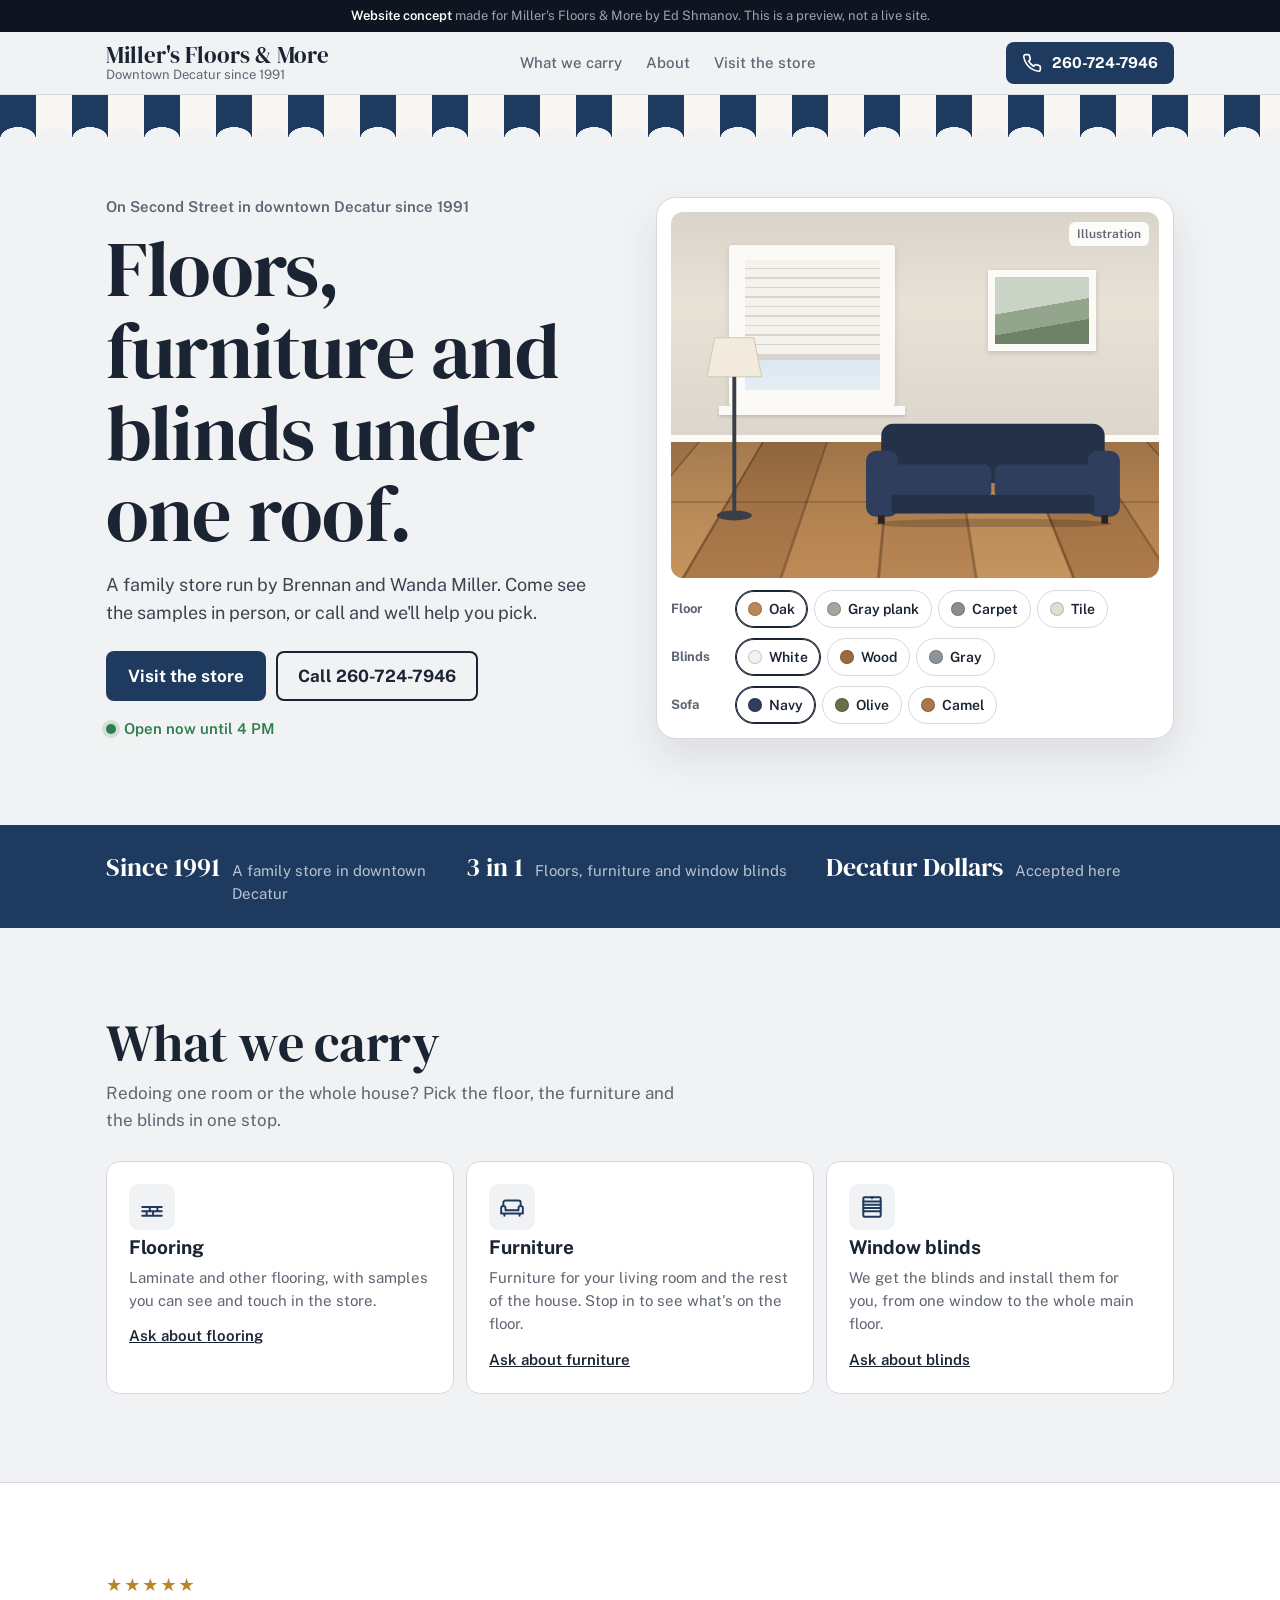
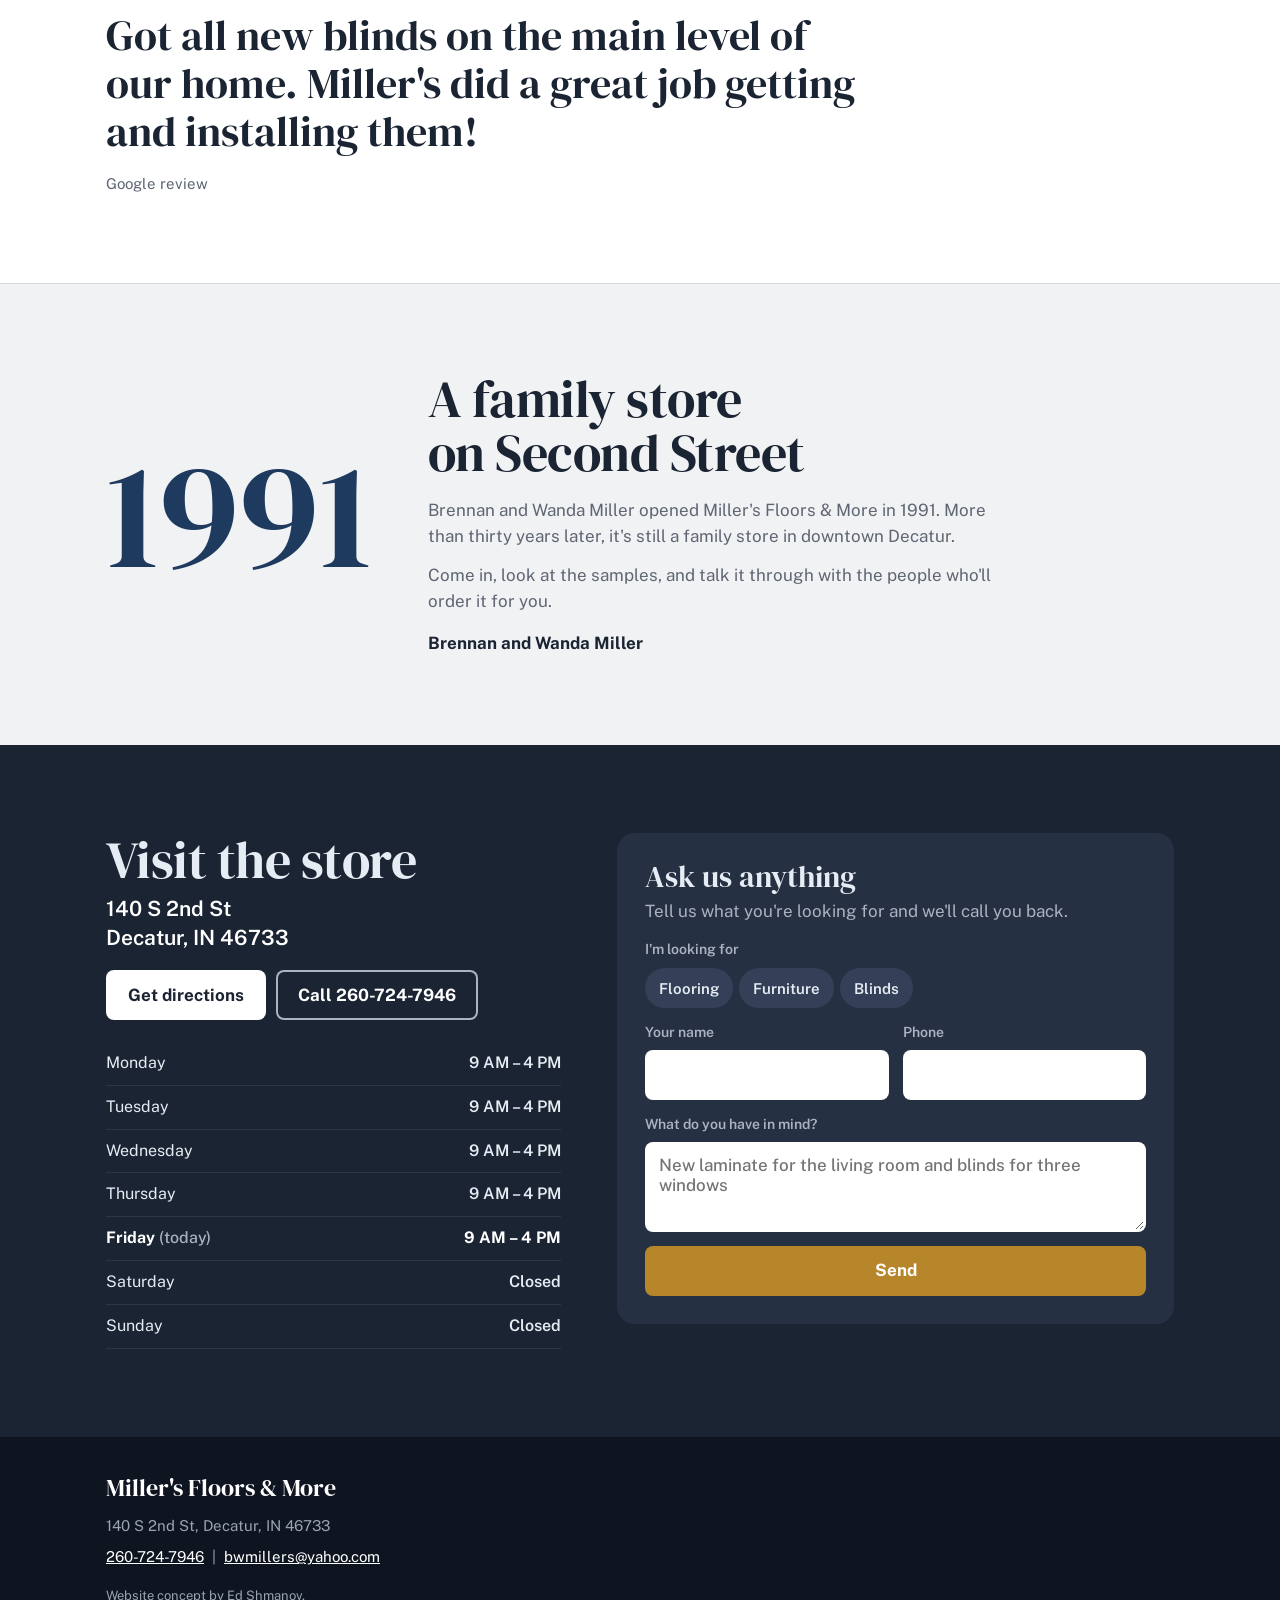
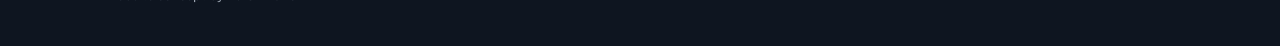
<file: demo/millers-floors/index.html>
<!doctype html>
<html lang="en">
<head>
<meta charset="utf-8">
<meta name="viewport" content="width=device-width, initial-scale=1, viewport-fit=cover">
<title>Miller's Floors &amp; More | Flooring, Furniture and Blinds in Decatur, IN</title>
<meta name="description" content="Family-owned store on Second Street in downtown Decatur, Indiana since 1991. Flooring, furniture and window blinds. Call 260-724-7946.">
<meta name="theme-color" content="#1F3A5F">
<meta name="robots" content="noindex, nofollow">
<style>@font-face{font-family:'DM Serif Display';font-style:normal;font-weight:400;font-display:swap;src:url([data-uri]) format('woff2')}@font-face{font-family:'Public Sans';font-style:normal;font-weight:400;font-display:swap;src:url([data-uri]) format('woff2')}@font-face{font-family:'Public Sans';font-style:normal;font-weight:500;font-display:swap;src:url([data-uri]) format('woff2')}@font-face{font-family:'Public Sans';font-style:normal;font-weight:600;font-display:swap;src:url([data-uri]) format('woff2')}@font-face{font-family:'Public Sans';font-style:normal;font-weight:700;font-display:swap;src:url([data-uri]) format('woff2')}</style>
<style>
  /* Layout: a downtown storefront. Striped awning over the hero, and a little room the visitor dresses with a floor, blinds and a sofa, so all three things the store sells show up in one picture. */
  :root{
    --bg:#F1F2F4;
    --surface:#FFFFFF;
    --ink:#1B2433;
    --muted:#5E6673;
    --line:#D5D9DF;
    --awning:#1F3A5F;
    --awning-dark:#162B47;
    --brass:#B8862A;
    --ok:#2E7D4F;
    --radius:14px;
    --gutter:16px;
    --display:"DM Serif Display",Georgia,serif;
    --text:"Public Sans",system-ui,-apple-system,sans-serif;
    /* room */
    --wall:#E7E1D6;
    --blind:#F4F2EC;
    --blind-line:#D9D5CC;
    --sofa:#2F3E5C;
    --sofa-dark:#253149;
  }
  *{box-sizing:border-box}
  [hidden]{display:none!important}
  html{scroll-behavior:smooth;-webkit-text-size-adjust:100%}
  @media (prefers-reduced-motion: reduce){html{scroll-behavior:auto}*{transition:none!important}}
  body{margin:0;background:var(--bg);color:var(--ink);font-family:var(--text);font-size:17px;line-height:1.55;-webkit-font-smoothing:antialiased}
  a{color:inherit}
  :focus-visible{outline:3px solid var(--brass);outline-offset:2px;border-radius:6px}
  .wrap{max-width:1100px;margin:0 auto;padding:0 var(--gutter)}
  h1,h2,h3{margin:0;line-height:1.05;text-wrap:balance}
  h1,h2{font-family:var(--display);font-weight:400;letter-spacing:-.01em}
  h2{font-size:clamp(34px,8vw,52px)}
  h3{font-size:19px;font-weight:700}
  p{margin:0}
  .lede{color:var(--muted);max-width:58ch}
  section{padding:64px 0}
  .head{display:grid;gap:10px;margin-bottom:28px}

  .concept{background:#0E1520;color:#9AA3AF;font-size:13px;text-align:center;padding:7px var(--gutter);line-height:1.35}
  .concept strong{color:#fff;font-weight:600}

  .btn{display:inline-flex;align-items:center;justify-content:center;gap:10px;min-height:50px;padding:13px 22px;border-radius:8px;border:0;font:700 17px/1 var(--text);text-decoration:none;cursor:pointer;white-space:nowrap}
  .btn svg{width:20px;height:20px;flex:none}
  .btn-navy{background:var(--awning);color:#fff}
  .btn-navy:hover{background:var(--awning-dark)}
  .btn-line{background:transparent;color:var(--ink);box-shadow:inset 0 0 0 2px var(--ink)}
  .btn-line:hover{background:rgba(27,36,51,.05)}
  .btn-sm{min-height:42px;padding:10px 16px;font-size:15px}

  header.top{position:sticky;top:0;z-index:20;background:rgba(241,242,244,.95);-webkit-backdrop-filter:blur(8px);backdrop-filter:blur(8px);border-bottom:1px solid var(--line)}
  header.top .wrap{display:flex;align-items:center;justify-content:space-between;gap:12px;height:62px}
  .brand{display:flex;flex-direction:column;line-height:1.1;text-decoration:none;min-width:0}
  .brand b{font-family:var(--display);font-weight:400;font-size:23px;white-space:nowrap}
  .brand span{font-size:13px;color:var(--muted);white-space:nowrap}
  nav.links{display:none;gap:24px;font-size:15px;font-weight:500}
  nav.links a{text-decoration:none;color:var(--muted)}
  nav.links a:hover{color:var(--ink)}
  .num-long{display:none}

  /* awning */
  .awning{height:34px;background:repeating-linear-gradient(90deg,var(--awning) 0 36px,#F7F6F2 36px 72px);
    -webkit-mask:radial-gradient(18px 12px at 18px 100%,transparent 98%,#000) 0 0/36px 100%;
            mask:radial-gradient(18px 12px at 18px 100%,transparent 98%,#000) 0 0/36px 100%;
    filter:drop-shadow(0 4px 4px rgba(27,36,51,.12))}

  /* hero */
  .hero .wrap{display:grid;gap:30px;padding-top:30px;padding-bottom:56px}
  .kicker{font-size:15px;font-weight:600;color:var(--muted)}
  .hero h1{font-size:clamp(44px,12vw,78px);margin-top:10px}
  .hero .sub{margin-top:16px;font-size:18px;color:#3C4452;max-width:44ch}
  .ctas{display:flex;flex-wrap:wrap;gap:10px;margin-top:24px}
  .status{display:inline-flex;align-items:center;gap:8px;margin-top:16px;font-size:15px;font-weight:600;color:var(--muted)}
  .status i{width:10px;height:10px;border-radius:50%;background:var(--muted)}
  .status.open{color:var(--ok)}
  .status.open i{background:var(--ok);box-shadow:0 0 0 4px rgba(46,125,79,.16)}

  .studio{background:var(--surface);border:1px solid var(--line);border-radius:20px;padding:14px;box-shadow:0 18px 40px rgba(27,36,51,.10)}
  .room{position:relative;aspect-ratio:4/3;border-radius:12px;overflow:hidden;background:var(--wall);transition:background .3s}
  .wall-shade{position:absolute;inset:0 0 38% 0;background:linear-gradient(180deg,rgba(0,0,0,.06),rgba(0,0,0,0) 40%,rgba(0,0,0,.05))}
  .base{position:absolute;left:0;right:0;top:61%;height:2.2%;background:#FBFAF7;box-shadow:0 1px 0 rgba(0,0,0,.12)}
  .floor-wrap{position:absolute;left:0;right:0;top:63%;bottom:0;perspective:420px;perspective-origin:50% -40%;overflow:hidden}
  .floor{position:absolute;left:-60%;width:220%;top:0;height:420%;transform-origin:50% 0;transform:rotateX(64deg);transition:background .3s}
  .floor::after{content:"";position:absolute;inset:0;background:linear-gradient(180deg,rgba(0,0,0,.18),rgba(0,0,0,0) 30%)}
  .f-oak{background:
      repeating-linear-gradient(90deg,rgba(60,35,15,.38) 0 2px,transparent 2px 64px),
      repeating-linear-gradient(0deg,rgba(60,35,15,.22) 0 2px,transparent 2px 240px),
      repeating-linear-gradient(90deg,#BA8755 0 64px,#C7955F 64px 128px,#AF7C4B 128px 192px,#C08C57 192px 256px)}
  .f-gray{background:
      repeating-linear-gradient(90deg,rgba(40,40,40,.32) 0 2px,transparent 2px 64px),
      repeating-linear-gradient(0deg,rgba(40,40,40,.18) 0 2px,transparent 2px 260px),
      repeating-linear-gradient(90deg,#A8A39B 0 64px,#B6B1A9 64px 128px,#9C978F 128px 192px,#AFAAA2 192px 256px)}
  .f-carpet{background:radial-gradient(rgba(255,255,255,.18) 1px,transparent 1.6px) 0 0/5px 5px,radial-gradient(rgba(0,0,0,.14) 1px,transparent 1.6px) 2px 3px/6px 6px,#8C8F88}
  .f-tile{background:
      repeating-linear-gradient(90deg,#B4AC9E 0 3px,transparent 3px 110px),
      repeating-linear-gradient(0deg,#B4AC9E 0 3px,transparent 3px 110px),
      #E3DDD1}
  .window{position:absolute;left:12%;top:9%;width:34%;height:44%;background:#FBFAF7;border-radius:3px;box-shadow:0 2px 6px rgba(0,0,0,.12);padding:3.2%}
  .glass{position:relative;width:100%;height:100%;background:linear-gradient(180deg,#BFD6E8,#E4EEF5);overflow:hidden}
  .blinds{position:absolute;left:0;right:0;top:0;height:72%;background:repeating-linear-gradient(180deg,var(--blind) 0 8px,var(--blind-line) 8px 9.5px);box-shadow:0 2px 0 var(--blind-line);transition:background .3s}
  .blinds::after{content:"";position:absolute;left:0;right:0;bottom:-6px;height:6px;background:var(--blind-line)}
  .sill{position:absolute;left:10%;width:38%;top:53%;height:2.4%;background:#FBFAF7;box-shadow:0 2px 3px rgba(0,0,0,.12)}
  .art{position:absolute;right:13%;top:16%;width:22%;aspect-ratio:4/3;background:#FBFAF7;padding:1.4%;box-shadow:0 2px 5px rgba(0,0,0,.14)}
  .art div{width:100%;height:100%;background:linear-gradient(170deg,#C9D3C6 0 45%,#93A58C 45% 70%,#6E8268 70%)}
  .sofa{position:absolute;left:40%;bottom:14%;width:52%}
  .sofa svg{width:100%;height:auto;display:block}
  .sofa .s{fill:var(--sofa);transition:fill .3s}
  .sofa .d{fill:var(--sofa-dark);transition:fill .3s}
  .lamp{position:absolute;left:7%;bottom:15%;width:12%}
  .lamp svg{width:100%;height:auto;display:block}
  .room .note{position:absolute;right:10px;top:10px;font-size:12px;font-weight:600;background:rgba(255,255,255,.9);border-radius:6px;padding:3px 8px;color:var(--muted)}
  .controls{display:grid;gap:10px;margin-top:12px}
  .ctl{display:grid;grid-template-columns:56px 1fr;align-items:center;gap:8px}
  .ctl > span{font-size:13px;font-weight:700;color:var(--muted)}
  .opts{display:flex;flex-wrap:wrap;gap:6px}
  .opts button{display:inline-flex;align-items:center;gap:7px;min-height:38px;padding:6px 12px;border-radius:999px;border:1.5px solid var(--line);background:var(--surface);font:600 14px var(--text);color:var(--ink);cursor:pointer}
  .opts button i{width:14px;height:14px;border-radius:50%;box-shadow:inset 0 0 0 1px rgba(0,0,0,.18)}
  .opts button[aria-pressed="true"]{border-color:var(--ink);box-shadow:inset 0 0 0 1px var(--ink)}

  /* band */
  .band{background:var(--awning);color:#E6ECF3;padding:22px 0}
  .band ul{list-style:none;margin:0;padding:0;display:grid;gap:12px}
  .band li{display:flex;align-items:baseline;gap:12px}
  .band b{font-family:var(--display);font-weight:400;font-size:26px;color:#fff;white-space:nowrap}
  .band span{color:#B6C3D3;font-size:15px}

  /* carry */
  .carry{list-style:none;margin:0;padding:0;display:grid;gap:12px}
  .carry li{background:var(--surface);border:1px solid var(--line);border-radius:var(--radius);padding:22px;display:grid;gap:8px;align-content:start}
  .carry .ico{width:46px;height:46px;border-radius:10px;background:var(--bg);display:grid;place-items:center}
  .carry .ico svg{width:26px;height:26px;fill:none;stroke:var(--awning);stroke-width:1.8;stroke-linecap:round;stroke-linejoin:round}
  .carry p{color:var(--muted);font-size:15px}
  .carry a{font-weight:600;font-size:15px;margin-top:4px}

  /* review */
  .review{background:var(--surface);border-top:1px solid var(--line);border-bottom:1px solid var(--line)}
  blockquote{margin:0;max-width:760px}
  blockquote p{font-family:var(--display);font-size:clamp(28px,6.4vw,42px);line-height:1.15}
  blockquote footer{margin-top:16px;font-size:15px;color:var(--muted);background:none;padding:0}
  .stars{color:var(--brass);letter-spacing:2px;font-size:18px;margin-bottom:12px}

  /* about */
  .about .wrap{display:grid;gap:24px}
  .since{font-family:var(--display);font-size:clamp(84px,24vw,150px);line-height:.85;color:var(--awning)}
  .about p.lede+p.lede{margin-top:12px}
  .about .sig{margin-top:16px;font-weight:700}

  /* visit */
  .visit{background:var(--ink);color:#E6ECF3}
  .visit .lede{color:#A9B3C1}
  .visit .wrap{display:grid;gap:36px}
  .addr{font-size:21px;font-weight:600;line-height:1.35;margin-top:8px;color:#fff}
  .visit .btns{display:flex;flex-wrap:wrap;gap:10px;margin-top:18px}
  .visit .btn-line{color:#fff;box-shadow:inset 0 0 0 2px #A9B3C1}
  .hours{width:100%;border-collapse:collapse;font-size:16px;margin-top:22px}
  .hours td{padding:9px 0;border-bottom:1px solid #2C3647}
  .hours td:last-child{text-align:right;font-weight:600}
  .hours tr.today td{color:#fff;font-weight:700}
  .hours tr.today td:first-child::after{content:" (today)";font-weight:500;color:#A9B3C1}
  form.ask{display:grid;gap:14px;background:#263043;border-radius:18px;padding:20px}
  form.ask h3{font-family:var(--display);font-weight:400;font-size:30px}
  form.ask label{display:grid;gap:6px;font-size:14px;font-weight:600;color:#A9B3C1}
  input,select,textarea{font:500 17px var(--text);color:var(--ink);background:#fff;border:2px solid transparent;border-radius:8px;padding:11px 12px;min-height:50px;width:100%}
  input:focus,select:focus,textarea:focus{outline:none;border-color:var(--brass)}
  input[aria-invalid="true"]{border-color:#F0907A}
  textarea{min-height:90px;resize:vertical}
  fieldset{border:0;margin:0;padding:0}
  legend{font-size:14px;font-weight:600;color:#A9B3C1;margin-bottom:8px;padding:0}
  .chips{display:flex;flex-wrap:wrap;gap:6px}
  .chips input{position:absolute;opacity:0;width:1px;height:1px;min-height:0}
  .chips label{display:inline-flex !important;align-items:center;min-height:40px;padding:8px 14px;border-radius:999px;background:#334058;color:#E6ECF3 !important;font-size:15px !important;cursor:pointer}
  .chips input:checked+label{background:#fff;color:var(--ink) !important}
  .chips input:focus-visible+label{outline:3px solid var(--brass);outline-offset:2px}
  .two{display:grid;grid-template-columns:1fr 1fr;gap:12px}
  .err{color:#FFB7A6;font-size:14px;font-weight:600}
  .done{background:#fff;color:var(--ink);border-radius:8px;padding:16px}
  .done b{display:block}
  .done small{color:var(--muted);font-size:14px}

  footer.site{background:#0E1520;color:#9AA3AF;padding:32px 0 calc(110px + env(safe-area-inset-bottom));font-size:15px}
  footer.site .wrap{display:grid;gap:8px}
  footer.site b{font-family:var(--display);font-weight:400;font-size:24px;color:#fff}
  footer.site a{color:#fff}
  footer.site .small{font-size:13px;margin-top:10px}

  .bar{position:fixed;left:0;right:0;bottom:0;z-index:30;display:grid;grid-template-columns:1fr 1fr;gap:10px;padding:10px var(--gutter) calc(10px + env(safe-area-inset-bottom));background:rgba(255,255,255,.97);border-top:1px solid var(--line)}
  .bar .btn{width:100%}

  @media (min-width:640px){
    .band ul{grid-template-columns:repeat(3,1fr)}
    .carry{grid-template-columns:repeat(3,1fr)}
  }
  @media (min-width:900px){
    .bar{display:none}
    footer.site{padding-bottom:40px}
    nav.links{display:flex}
    .num-short{display:none}.num-long{display:inline}
    section{padding:88px 0}
    .awning{height:44px}
    .hero .wrap{grid-template-columns:1fr 1.05fr;align-items:center;gap:56px;padding-top:56px;padding-bottom:84px}
    .about .wrap{grid-template-columns:auto 1fr;gap:56px;align-items:center}
    .visit .wrap{grid-template-columns:.9fr 1.1fr;gap:56px;align-items:start}
    form.ask{grid-template-columns:1fr 1fr;padding:28px}
    form.ask .full{grid-column:1/-1}
  }
</style>
</head>
<body>

<div class="concept"><strong>Website concept</strong> made for Miller's Floors &amp; More by Ed Shmanov. This is a preview, not a live site.</div>

<header class="top">
  <div class="wrap">
    <a class="brand" href="#top"><b>Miller's Floors &amp; More</b><span>Downtown Decatur since 1991</span></a>
    <nav class="links" aria-label="Main">
      <a href="#carry">What we carry</a>
      <a href="#about">About</a>
      <a href="#visit">Visit the store</a>
    </nav>
    <a class="btn btn-navy btn-sm" href="tel:+12607247946" aria-label="Call 260-724-7946">
      <svg viewBox="0 0 24 24" fill="none" stroke="currentColor" stroke-width="2" stroke-linecap="round" stroke-linejoin="round" aria-hidden="true"><path d="M22 16.9v3a2 2 0 0 1-2.2 2 19.8 19.8 0 0 1-8.6-3.1 19.5 19.5 0 0 1-6-6A19.8 19.8 0 0 1 2.1 4.2 2 2 0 0 1 4.1 2h3a2 2 0 0 1 2 1.7c.1.9.4 1.8.7 2.7a2 2 0 0 1-.5 2.1L8 9.8a16 16 0 0 0 6 6l1.3-1.3a2 2 0 0 1 2.1-.4c.9.3 1.8.6 2.7.7a2 2 0 0 1 1.7 2z"/></svg>
      <span class="num-short">Call</span><span class="num-long">260-724-7946</span>
    </a>
  </div>
</header>

<main id="top">
  <div class="awning" aria-hidden="true"></div>
  <div class="hero">
    <div class="wrap">
      <div>
        <p class="kicker">On Second Street in downtown Decatur since 1991</p>
        <h1>Floors, furniture and blinds under one roof.</h1>
        <p class="sub">A family store run by Brennan and Wanda Miller. Come see the samples in person, or call and we'll help you pick.</p>
        <div class="ctas">
          <a class="btn btn-navy" href="#visit">Visit the store</a>
          <a class="btn btn-line" href="tel:+12607247946">Call 260-724-7946</a>
        </div>
        <div class="status" id="status"><i></i><span>Open Monday to Friday, 9 AM to 4 PM</span></div>
      </div>

      <div class="studio">
        <div class="room" id="room">
          <div class="wall-shade"></div>
          <div class="window"><div class="glass"><div class="blinds"></div></div></div>
          <div class="sill"></div>
          <div class="art"><div></div></div>
          <div class="base"></div>
          <div class="floor-wrap"><div class="floor f-oak" id="floor"></div></div>
          <div class="lamp" aria-hidden="true"><svg viewBox="0 0 60 200"><path d="M10 10h40l8 40H2z" fill="#F2EBDD" stroke="#CFC6B4"/><rect x="28" y="50" width="4" height="138" fill="#3A3F47"/><ellipse cx="30" cy="192" rx="18" ry="5" fill="#3A3F47"/></svg></div>
          <div class="sofa" aria-hidden="true"><svg viewBox="0 0 300 130"><ellipse cx="150" cy="126" rx="140" ry="6" fill="rgba(0,0,0,.18)"/><rect class="d" x="18" y="8" width="264" height="70" rx="14"/><rect class="s" x="30" y="56" width="118" height="40" rx="8"/><rect class="s" x="152" y="56" width="118" height="40" rx="8"/><rect class="s" x="0" y="40" width="38" height="78" rx="12"/><rect class="s" x="262" y="40" width="38" height="78" rx="12"/><rect class="d" x="30" y="92" width="240" height="22" rx="4"/><rect x="14" y="116" width="8" height="10" fill="#2A2420"/><rect x="278" y="116" width="8" height="10" fill="#2A2420"/></svg></div>
          <span class="note">Illustration</span>
        </div>
        <div class="controls">
          <div class="ctl"><span>Floor</span><div class="opts" data-group="floor">
            <button type="button" data-v="oak" aria-pressed="true"><i style="background:#BA8755"></i>Oak</button>
            <button type="button" data-v="gray" aria-pressed="false"><i style="background:#A8A39B"></i>Gray plank</button>
            <button type="button" data-v="carpet" aria-pressed="false"><i style="background:#8C8F88"></i>Carpet</button>
            <button type="button" data-v="tile" aria-pressed="false"><i style="background:#E3DDD1"></i>Tile</button>
          </div></div>
          <div class="ctl"><span>Blinds</span><div class="opts" data-group="blinds">
            <button type="button" data-v="white" aria-pressed="true"><i style="background:#F4F2EC"></i>White</button>
            <button type="button" data-v="wood" aria-pressed="false"><i style="background:#9A6B43"></i>Wood</button>
            <button type="button" data-v="gray" aria-pressed="false"><i style="background:#8E939A"></i>Gray</button>
          </div></div>
          <div class="ctl"><span>Sofa</span><div class="opts" data-group="sofa">
            <button type="button" data-v="navy" aria-pressed="true"><i style="background:#2F3E5C"></i>Navy</button>
            <button type="button" data-v="olive" aria-pressed="false"><i style="background:#6B6E4A"></i>Olive</button>
            <button type="button" data-v="camel" aria-pressed="false"><i style="background:#A9784A"></i>Camel</button>
          </div></div>
        </div>
      </div>
    </div>
  </div>

  <div class="band">
    <div class="wrap">
      <ul>
        <li><b>Since 1991</b><span>A family store in downtown Decatur</span></li>
        <li><b>3 in 1</b><span>Floors, furniture and window blinds</span></li>
        <li><b>Decatur Dollars</b><span>Accepted here</span></li>
      </ul>
    </div>
  </div>

  <section id="carry">
    <div class="wrap">
      <div class="head">
        <h2>What we carry</h2>
        <p class="lede">Redoing one room or the whole house? Pick the floor, the furniture and the blinds in one stop.</p>
      </div>
      <ul class="carry">
        <li><span class="ico"><svg viewBox="0 0 24 24"><path d="M3 20h18M3 16h18M7 16v4M13 16v4M17 12v4M3 12h18M10 12v4"/></svg></span>
          <h3>Flooring</h3><p>Laminate and other flooring, with samples you can see and touch in the store.</p><a href="#ask" data-ask="aFloor">Ask about flooring</a></li>
        <li><span class="ico"><svg viewBox="0 0 24 24"><path d="M4 11V8a2 2 0 0 1 2-2h12a2 2 0 0 1 2 2v3M2 13a2 2 0 0 1 4 0v2h12v-2a2 2 0 0 1 4 0v5H2zM5 18v2M19 18v2"/></svg></span>
          <h3>Furniture</h3><p>Furniture for your living room and the rest of the house. Stop in to see what's on the floor.</p><a href="#ask" data-ask="aFurn">Ask about furniture</a></li>
        <li><span class="ico"><svg viewBox="0 0 24 24"><rect x="4" y="3" width="16" height="18" rx="1"/><path d="M4 7h16M4 10h16M4 13h16M4 16h16M12 3v1"/></svg></span>
          <h3>Window blinds</h3><p>We get the blinds and install them for you, from one window to the whole main floor.</p><a href="#ask" data-ask="aBlinds">Ask about blinds</a></li>
      </ul>
    </div>
  </section>

  <section class="review">
    <div class="wrap">
      <div class="stars" aria-label="5 out of 5 stars">★★★★★</div>
      <blockquote>
        <p>Got all new blinds on the main level of our home. Miller's did a great job getting and installing them!</p>
        <footer>Google review</footer>
      </blockquote>
    </div>
  </section>

  <section class="about" id="about">
    <div class="wrap">
      <div class="since" aria-hidden="true">1991</div>
      <div style="max-width:620px">
        <h2>A family store on Second Street</h2>
        <p class="lede" style="margin-top:16px">Brennan and Wanda Miller opened Miller's Floors &amp; More in 1991. More than thirty years later, it's still a family store in downtown Decatur.</p>
        <p class="lede">Come in, look at the samples, and talk it through with the people who'll order it for you.</p>
        <p class="sig">Brennan and Wanda Miller</p>
      </div>
    </div>
  </section>

  <section class="visit" id="visit">
    <div class="wrap">
      <div>
        <h2>Visit the store</h2>
        <p class="addr">140 S 2nd St<br>Decatur, IN 46733</p>
        <div class="btns">
          <a class="btn btn-navy" style="background:#fff;color:var(--ink)" href="https://www.google.com/maps/search/?api=1&amp;query=Miller%27s+Floors+%26+More+140+S+2nd+St+Decatur+IN" target="_blank" rel="noopener">Get directions</a>
          <a class="btn btn-line" href="tel:+12607247946">Call 260-724-7946</a>
        </div>
        <table class="hours" id="hours">
          <tr data-day="1"><td>Monday</td><td>9 AM – 4 PM</td></tr>
          <tr data-day="2"><td>Tuesday</td><td>9 AM – 4 PM</td></tr>
          <tr data-day="3"><td>Wednesday</td><td>9 AM – 4 PM</td></tr>
          <tr data-day="4"><td>Thursday</td><td>9 AM – 4 PM</td></tr>
          <tr data-day="5"><td>Friday</td><td>9 AM – 4 PM</td></tr>
          <tr data-day="6"><td>Saturday</td><td>Closed</td></tr>
          <tr data-day="0"><td>Sunday</td><td>Closed</td></tr>
        </table>
      </div>
      <form class="ask" id="ask" novalidate>
        <div class="full">
          <h3>Ask us anything</h3>
          <p class="lede" style="margin-top:6px">Tell us what you're looking for and we'll call you back.</p>
        </div>
        <fieldset class="full">
          <legend>I'm looking for</legend>
          <div class="chips">
            <input type="checkbox" id="aFloor"><label for="aFloor">Flooring</label>
            <input type="checkbox" id="aFurn"><label for="aFurn">Furniture</label>
            <input type="checkbox" id="aBlinds"><label for="aBlinds">Blinds</label>
          </div>
        </fieldset>
        <label>Your name<input id="qName" name="name" autocomplete="name"></label>
        <label>Phone<input id="qPhone" name="phone" type="tel" inputmode="tel" autocomplete="tel"></label>
        <label class="full">What do you have in mind?<textarea id="qNotes" name="notes" placeholder="New laminate for the living room and blinds for three windows"></textarea></label>
        <p class="err full" id="qErr" role="alert" hidden>Add your name and phone so we can call you back.</p>
        <button class="btn btn-navy full" type="submit" style="background:var(--brass)">Send</button>
        <div class="done full" id="qDone" role="status" hidden><b>Sent. We'll call you back during store hours.</b><small>Concept preview: this form isn't connected yet. On the live site, messages go straight to your email.</small></div>
      </form>
    </div>
  </section>
</main>

<footer class="site">
  <div class="wrap">
    <b>Miller's Floors &amp; More</b>
    <span>140 S 2nd St, Decatur, IN 46733</span>
    <span><a href="tel:+12607247946">260-724-7946</a> &nbsp;|&nbsp; <a href="mailto:bwmillers@yahoo.com">bwmillers@yahoo.com</a></span>
    <span class="small">Website concept by Ed Shmanov.</span>
  </div>
</footer>

<div class="bar">
  <a class="btn btn-line" href="tel:+12607247946">Call now</a>
  <a class="btn btn-navy" href="#visit">Visit the store</a>
</div>

<script>
(function(){
  // ---------- room builder ----------
  var root=document.documentElement.style, floor=document.getElementById('floor');
  var sets={
    floor:{oak:'f-oak',gray:'f-gray',carpet:'f-carpet',tile:'f-tile'},
    blinds:{white:['#F4F2EC','#D9D5CC'],wood:['#9A6B43','#7E5634'],gray:['#9EA3AA','#81868D']},
    sofa:{navy:['#2F3E5C','#253149'],olive:['#6B6E4A','#575A3B'],camel:['#A9784A','#8D623A']}
  };
  document.querySelectorAll('.opts').forEach(function(g){
    var group=g.dataset.group, btns=[].slice.call(g.querySelectorAll('button'));
    btns.forEach(function(b){b.addEventListener('click',function(){
      btns.forEach(function(x){x.setAttribute('aria-pressed',x===b?'true':'false')});
      var v=b.dataset.v;
      if(group==='floor'){floor.className='floor '+sets.floor[v];}
      if(group==='blinds'){root.setProperty('--blind',sets.blinds[v][0]);root.setProperty('--blind-line',sets.blinds[v][1]);}
      if(group==='sofa'){root.setProperty('--sofa',sets.sofa[v][0]);root.setProperty('--sofa-dark',sets.sofa[v][1]);}
    })});
  });

  // ---------- links that preselect a topic ----------
  document.querySelectorAll('[data-ask]').forEach(function(a){a.addEventListener('click',function(){document.getElementById(a.dataset.ask).checked=true})});

  // ---------- hours + open now (Indiana time) ----------
  var hours=[null,[9,16],[9,16],[9,16],[9,16],[9,16],null];
  var names=['Sunday','Monday','Tuesday','Wednesday','Thursday','Friday','Saturday'];
  function fmt(h){return (h%12||12)+' '+(h>=12?'PM':'AM');}
  var now=new Date(new Date().toLocaleString('en-US',{timeZone:'America/Indiana/Indianapolis'}));
  var d=now.getDay(), hr=now.getHours()+now.getMinutes()/60, t=hours[d];
  var row=document.querySelector('#hours tr[data-day="'+d+'"]'); if(row) row.className='today';
  var st=document.getElementById('status'), label=st.querySelector('span');
  if(t&&hr>=t[0]&&hr<t[1]){st.classList.add('open');label.textContent='Open now until '+fmt(t[1]);}
  else if(t&&hr<t[0]){label.textContent='Closed now. Opens today at '+fmt(t[0]);}
  else{var n=d,k=0;do{n=(n+1)%7;k++}while(!hours[n]&&k<7);label.textContent='Closed now. Opens '+(k===1?'tomorrow':names[n])+' at '+fmt(hours[n][0]);}

  // ---------- ask form (concept: not connected) ----------
  var f=document.getElementById('ask'), err=document.getElementById('qErr'), done=document.getElementById('qDone');
  f.addEventListener('submit',function(e){
    e.preventDefault();
    var req=[document.getElementById('qName'),document.getElementById('qPhone')];
    var missing=req.filter(function(i){return !i.value.trim()});
    req.forEach(function(i){i.setAttribute('aria-invalid',missing.indexOf(i)>-1?'true':'false')});
    if(missing.length){err.hidden=false;missing[0].focus();return;}
    err.hidden=true;done.hidden=false;
  });
})();
</script>
</body>
</html>
</file>
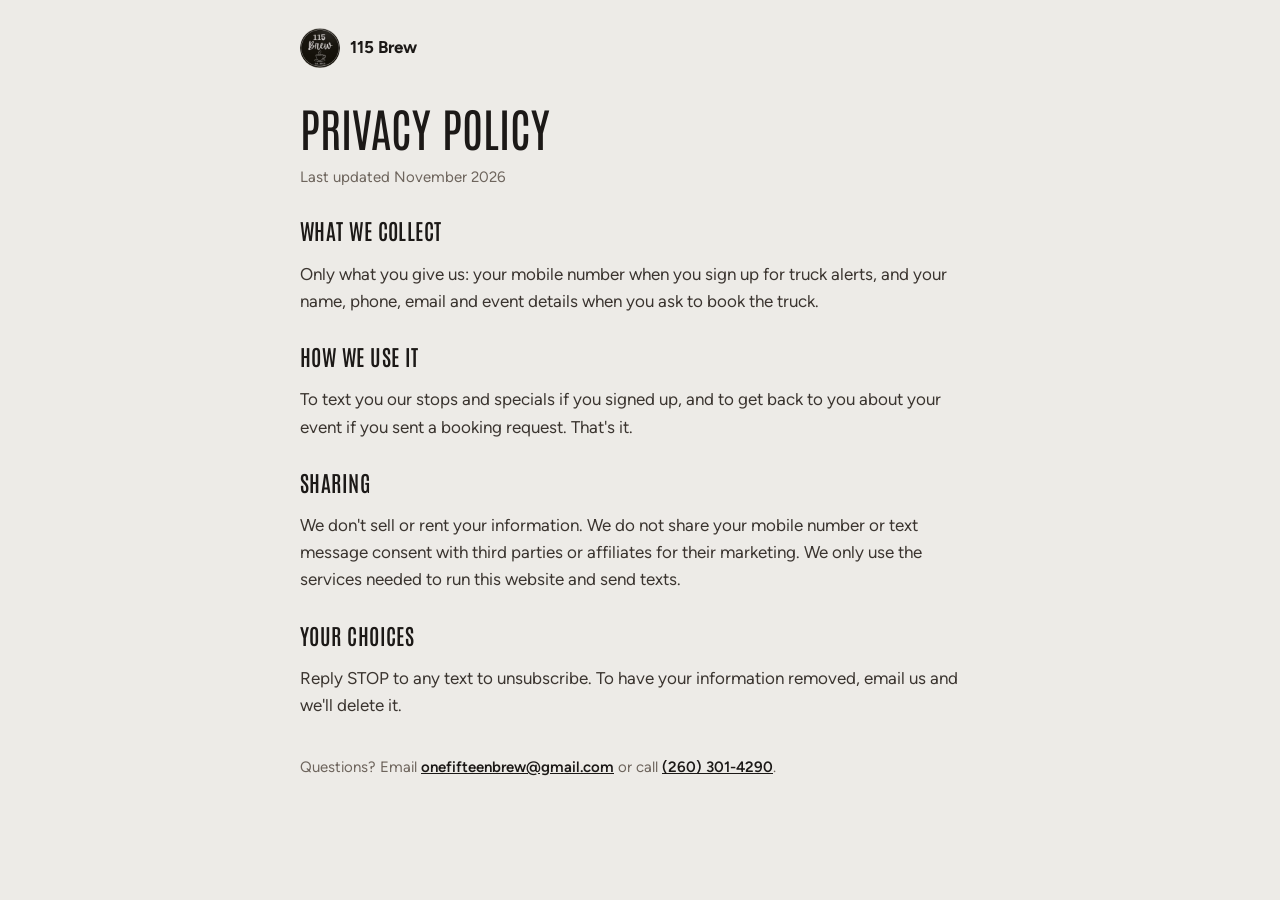
<file: 115brew/privacy.html>
<!doctype html>
<html lang="en">
<head>
<meta charset="utf-8">
<meta name="viewport" content="width=device-width, initial-scale=1">
<title>Privacy | 115 Brew</title>
<meta name="robots" content="noindex, nofollow">
<link rel="icon" href="img/logo.jpg">
<link rel="stylesheet" href="fonts.css">
<style>
  body{margin:0;background:#EDEBE7;color:#1C1917;font:400 17px/1.6 "Figtree",system-ui,sans-serif}
  .wrap{max-width:680px;margin:0 auto;padding:28px 16px 60px}
  a{color:#1C1917;font-weight:600}
  .back{display:inline-flex;align-items:center;gap:10px;text-decoration:none;font-weight:700}
  .back img{width:40px;height:40px;border-radius:50%}
  h1{font:400 46px/1 "Antonio","Arial Narrow",sans-serif;text-transform:uppercase;margin:28px 0 6px}
  h2{font:600 22px/1.2 "Antonio","Arial Narrow",sans-serif;text-transform:uppercase;letter-spacing:.02em;margin:28px 0 6px}
  p,li{color:#3B3530}
  .muted{color:#6E655D;font-size:15px}
</style>
</head>
<body><div class="wrap">
<a class="back" href="./"><img src="img/logo.jpg" alt="">115 Brew</a>
<h1>Privacy Policy</h1>
<p class="muted">Last updated November 2026</p>
<h2>What we collect</h2>
<p>Only what you give us: your mobile number when you sign up for truck alerts, and your name, phone, email and event details when you ask to book the truck.</p>
<h2>How we use it</h2>
<p>To text you our stops and specials if you signed up, and to get back to you about your event if you sent a booking request. That's it.</p>
<h2>Sharing</h2>
<p>We don't sell or rent your information. We do not share your mobile number or text message consent with third parties or affiliates for their marketing. We only use the services needed to run this website and send texts.</p>
<h2>Your choices</h2>
<p>Reply STOP to any text to unsubscribe. To have your information removed, email us and we'll delete it.</p>
<p class="muted" style="margin-top:36px">Questions? Email <a href="mailto:onefifteenbrew@gmail.com">onefifteenbrew@gmail.com</a> or call <a href="tel:+12603014290">(260) 301-4290</a>.</p>
</div></body></html>
</file>
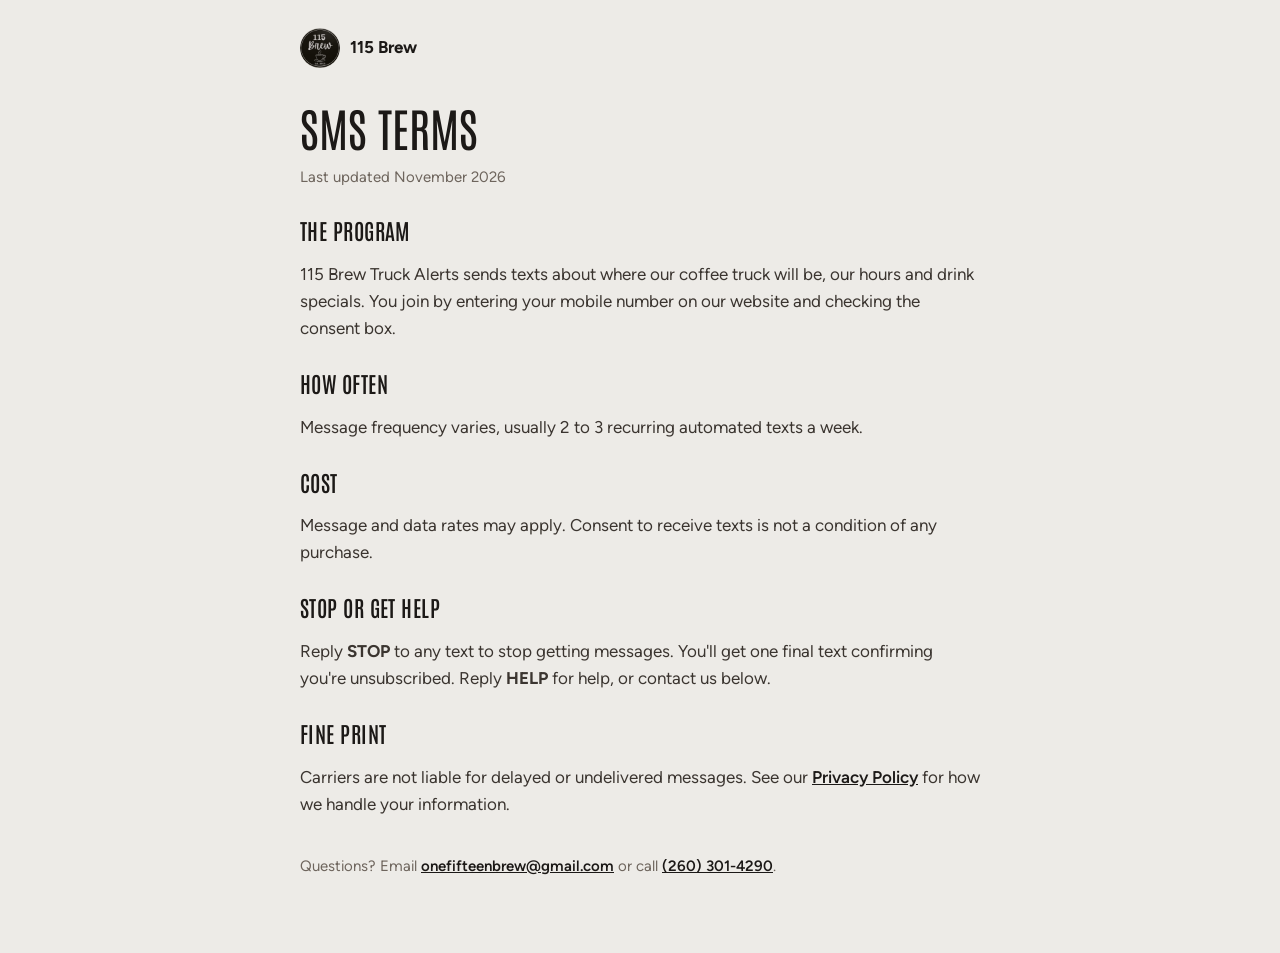
<file: 115brew/sms-terms.html>
<!doctype html>
<html lang="en">
<head>
<meta charset="utf-8">
<meta name="viewport" content="width=device-width, initial-scale=1">
<title>SMS Terms | 115 Brew</title>
<meta name="robots" content="noindex, nofollow">
<link rel="icon" href="img/logo.jpg">
<link rel="stylesheet" href="fonts.css">
<style>
  body{margin:0;background:#EDEBE7;color:#1C1917;font:400 17px/1.6 "Figtree",system-ui,sans-serif}
  .wrap{max-width:680px;margin:0 auto;padding:28px 16px 60px}
  a{color:#1C1917;font-weight:600}
  .back{display:inline-flex;align-items:center;gap:10px;text-decoration:none;font-weight:700}
  .back img{width:40px;height:40px;border-radius:50%}
  h1{font:400 46px/1 "Antonio","Arial Narrow",sans-serif;text-transform:uppercase;margin:28px 0 6px}
  h2{font:600 22px/1.2 "Antonio","Arial Narrow",sans-serif;text-transform:uppercase;letter-spacing:.02em;margin:28px 0 6px}
  p,li{color:#3B3530}
  .muted{color:#6E655D;font-size:15px}
</style>
</head>
<body><div class="wrap">
<a class="back" href="./"><img src="img/logo.jpg" alt="">115 Brew</a>
<h1>SMS Terms</h1>
<p class="muted">Last updated November 2026</p>
<h2>The program</h2>
<p>115 Brew Truck Alerts sends texts about where our coffee truck will be, our hours and drink specials. You join by entering your mobile number on our website and checking the consent box.</p>
<h2>How often</h2>
<p>Message frequency varies, usually 2 to 3 recurring automated texts a week.</p>
<h2>Cost</h2>
<p>Message and data rates may apply. Consent to receive texts is not a condition of any purchase.</p>
<h2>Stop or get help</h2>
<p>Reply <b>STOP</b> to any text to stop getting messages. You'll get one final text confirming you're unsubscribed. Reply <b>HELP</b> for help, or contact us below.</p>
<h2>Fine print</h2>
<p>Carriers are not liable for delayed or undelivered messages. See our <a href="privacy.html">Privacy Policy</a> for how we handle your information.</p>
<p class="muted" style="margin-top:36px">Questions? Email <a href="mailto:onefifteenbrew@gmail.com">onefifteenbrew@gmail.com</a> or call <a href="tel:+12603014290">(260) 301-4290</a>.</p>
</div></body></html>
</file>
<file: 115brew/fonts.css>
@font-face{font-family:'Antonio';font-style:normal;font-weight:300;font-display:swap;src:url(fonts/antonio-latin-300-normal.woff2) format('woff2')}
@font-face{font-family:'Antonio';font-style:normal;font-weight:400;font-display:swap;src:url(fonts/antonio-latin-400-normal.woff2) format('woff2')}
@font-face{font-family:'Antonio';font-style:normal;font-weight:600;font-display:swap;src:url(fonts/antonio-latin-600-normal.woff2) format('woff2')}
@font-face{font-family:'Figtree';font-style:normal;font-weight:400;font-display:swap;src:url(fonts/figtree-latin-400-normal.woff2) format('woff2')}
@font-face{font-family:'Figtree';font-style:normal;font-weight:500;font-display:swap;src:url(fonts/figtree-latin-500-normal.woff2) format('woff2')}
@font-face{font-family:'Figtree';font-style:normal;font-weight:600;font-display:swap;src:url(fonts/figtree-latin-600-normal.woff2) format('woff2')}
@font-face{font-family:'Figtree';font-style:normal;font-weight:700;font-display:swap;src:url(fonts/figtree-latin-700-normal.woff2) format('woff2')}
</file>
